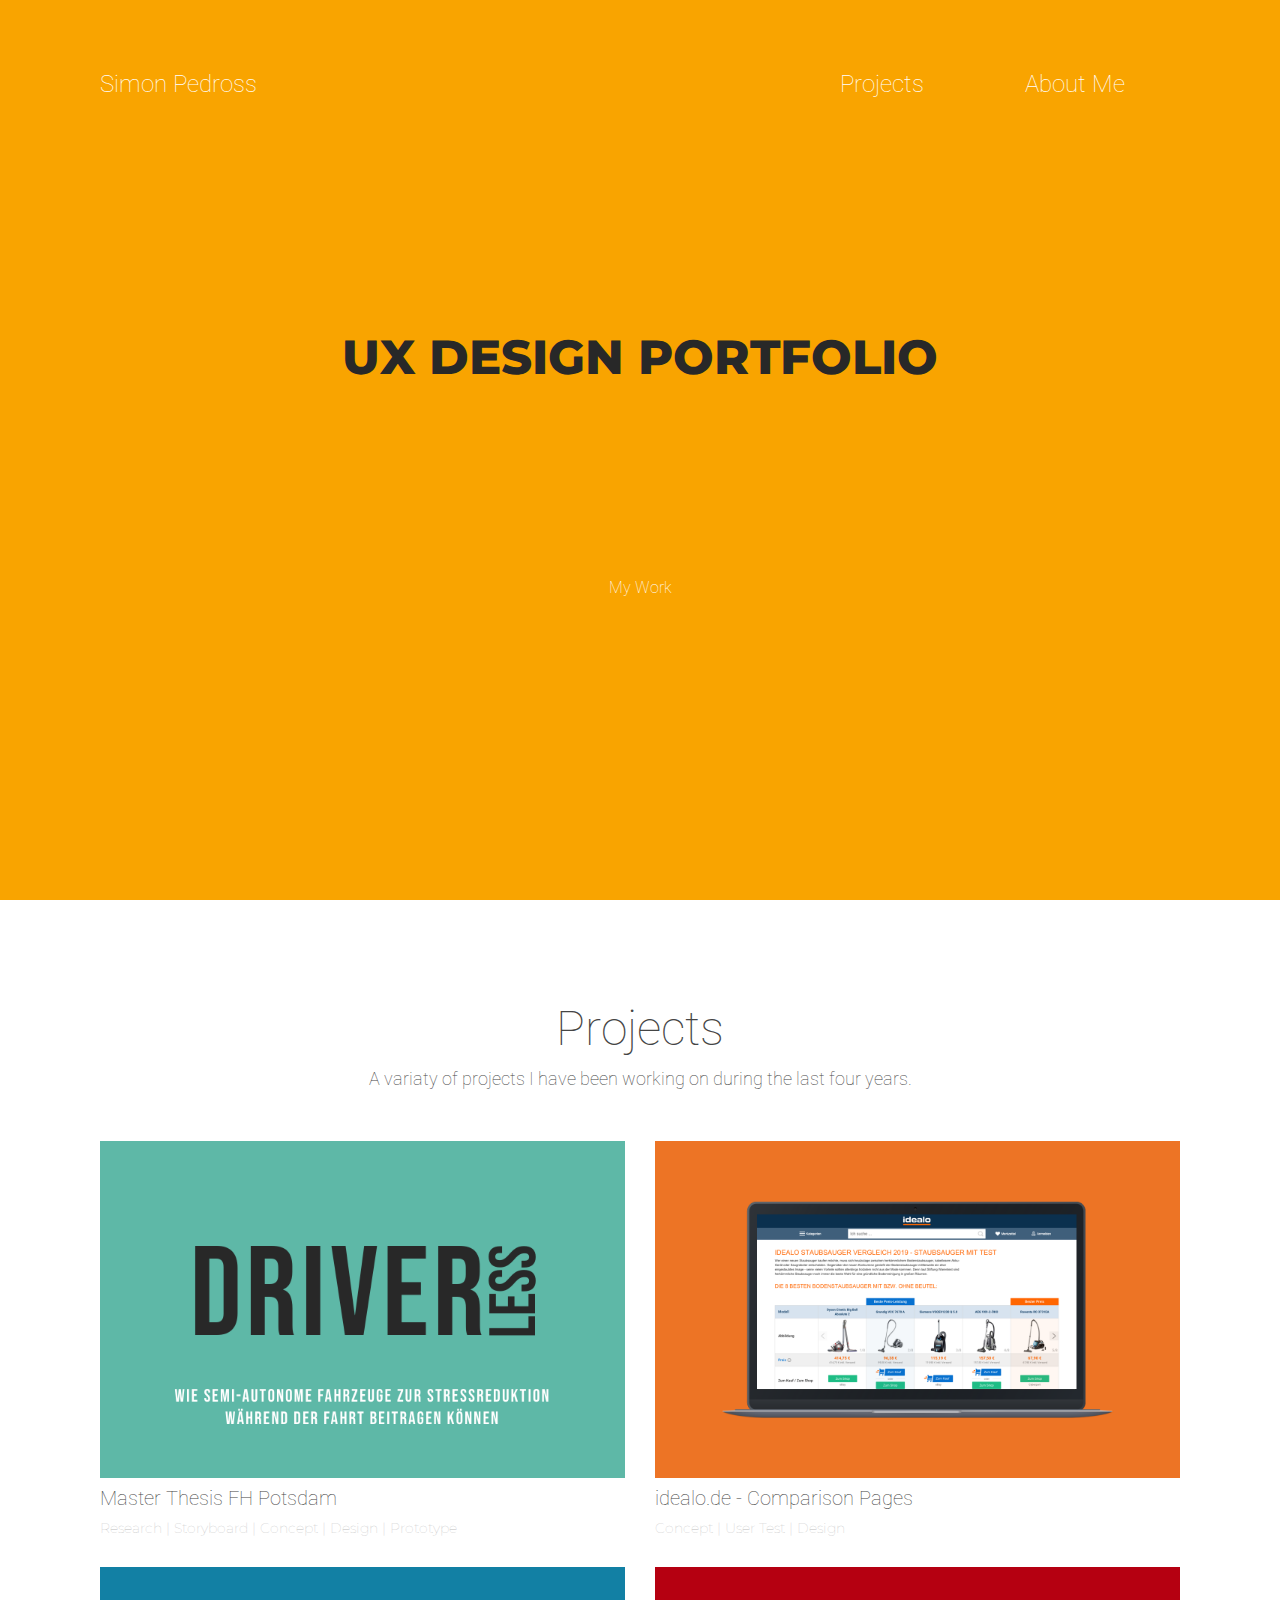
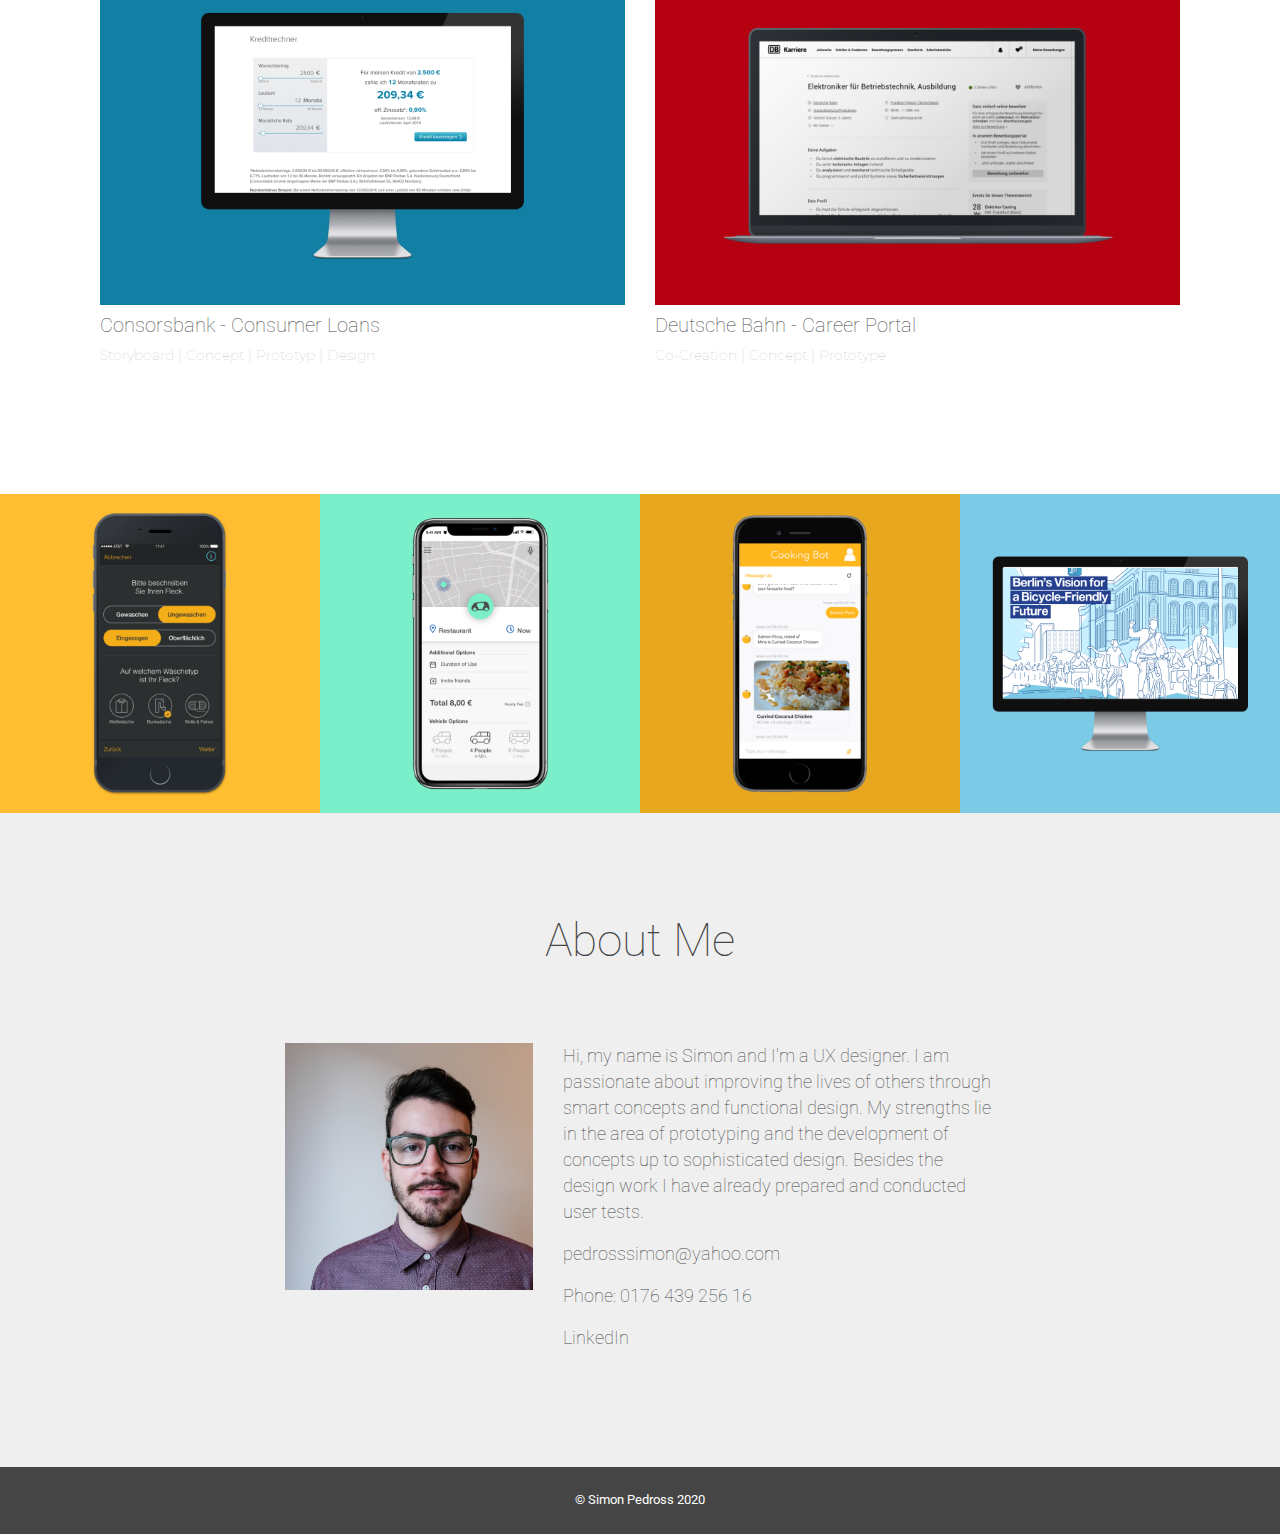
<file: index.html>
<!DOCTYPE html>
<html lang="en">

<head>

  <meta charset="utf-8">
  <meta name="viewport" content="width=device-width, initial-scale=1, shrink-to-fit=no">
  <meta name="description" content="">
  <meta name="author" content="">

  <title>Simon Pedross - UX Portfolio</title>

  <!-- Bootstrap Core CSS -->
  <link href="vendor/bootstrap/css/bootstrap.min.css" rel="stylesheet">

  <!-- Custom Fonts -->
  <link href="https://fonts.googleapis.com/css?family=Roboto:100&display=swap" rel="stylesheet">
  <link href="https://fonts.googleapis.com/css2?family=Cormorant+Garamond&family=Montserrat:wght@400;800&display=swap" rel="stylesheet">
  <link href="vendor/fontawesome-free/css/all.min.css" rel="stylesheet" type="text/css">
  <link href="vendor/simple-line-icons/css/simple-line-icons.css" rel="stylesheet">

  <!-- Custom CSS -->
  <link href="css/stylish-portfolio.min.css" rel="stylesheet">
    
  <link href="css/myStyle.css" rel="stylesheet">
</head>

<body id="page-top">

  <!-- Header -->
  <header>
      <div class="container">
          <div class="header_container">
              <div class="row" style="padding-top: 70px;">
                  <div class="col-lg-3">
                      <h4>Simon Pedross</h4>
                  </div>
                  <div class="col-lg-5"></div>
                  <div class="col-lg-2">
                    <h4><a class="scrollTo js-scroll-trigger" href="#portfolio">Projects</a></h4>
                  </div>
                  <div class="col-lg-2">
                    <h4><a class="scrollTo js-scroll-trigger" href="#aboutme">About Me</a></h4>
                  </div>
              </div>
              <div class="row">
                <div class="col-lg-12" style="padding-top: 20%;">
                  <h1>UX DESIGN PORT&shy;FOLIO</h1>
                </div>
              </div>
              <div class="row">
                <div class="col-lg-12" style="padding-top: 17%; text-align: center;">
                  <a class="scrollTo js-scroll-trigger" href="#portfolio" style="font-family: 'Roboto';">My Work</a>
                </div>
              </div>
            </div>
        </div>
  </header>

  <!-- Portfolio -->
  <section id="portfolio">
    <div class="container">
      <div class="content-section-heading text-center">
          <div class="col-lg-12" style="padding-bottom: 3%;">
            <h2>Projects</h2>
              <p>A variaty of projects I have been working on during the last four years.</p>
          </div>
      </div>
      <div class="row">
          <div class="col-lg-6">
          <a class="portfolio-item" href="pages/master.html">
            <img class="img-fluid" src="img/fhp_tile.png" alt="">
          </a>
            <span class="caption-content">
                <h3>Master Thesis FH Potsdam</h3>
                <p class="subtitle">Research | Storyboard | Concept | Design | Prototype</p>
              </span>
        </div>
        <div class="col-lg-6">
          <a class="portfolio-item" href="pages/idealo.html">
            <img class="img-fluid" src="img/idealo_tile.png" alt="">
          </a>
            <span class="caption-content">
                <h3>idealo.de - Comparison Pages</h3>
                <p class="subtitle">Concept | User Test | Design</p>
              </span>
        </div>
        <div class="col-lg-6">
          <a class="portfolio-item" href="pages/consorsbank.html">
            <img class="img-fluid" src="img/cb_tile.png" alt="">
          </a>
            <span class="caption-content">
                <h3>Consorsbank - Consumer Loans</h3>
                <p class="subtitle">Storyboard | Concept | Prototyp | Design</p>
              </span>
        </div>
        <div class="col-lg-6">
          <a class="portfolio-item" href="pages/db.html">
            <img class="img-fluid" src="img/db_tile.png" alt="">
          </a>
            <span class="caption-content">
                <h3>Deutsche Bahn - Career Portal</h3>
                <p class="subtitle">Co-Creation | Concept | Prototype</p>
              </span>
        </div>
      </div>
    </div>
        </section>
    <section>
      <div class="row" style="padding-top: 100px;">
        <div class="col-sm-3" style="padding: 0px;">
            <img src="img/old_project_2.png" width="100%">    
        </div>
        <div class="col-sm-3" style="padding: 0px;">
            <img src="img/old_project_1.png" width="100%">    
        </div> 
        <div class="col-sm-3" style="padding: 0px;">
            <img src="img/old_project_3.png" width="100%">    
        </div> 
        <div class="col-sm-3" style="padding: 0px;">
            <img src="img/old_project_4.png" width="100%">    
        </div> 
    </div>
  </section>

  <!-- About Me -->
  <section id="aboutme">
    <div class="container">
        <div class="row">
            <div class="col-lg-12" style="padding-bottom: 6%;">
            <h2>About Me</h2>
            </div>
        </div>
        <div class="row">
            <div class="col-lg-2"></div>
            <div class="col-lg-3">
                <img src="img/simon_pedross.jpg" width="100%" style="margin-bottom: 20px;">
            </div>
            <div class="col-lg-5">
                <p>Hi, my name is Simon and I'm a UX designer. I am passionate about improving the lives of others through smart concepts and functional design. My strengths lie in the area of prototyping and the development of concepts up to sophisticated design. Besides the design work I have already prepared and conducted user tests.</p>
                <a href=mailto:pedrosssimon@yahoo.com><p>pedrosssimon@yahoo.com</p></a>
                <p>Phone: 0176 439 256 16</p>
                <a href="https://www.linkedin.com/in/simon-pedross-124004177/" target="_blank"><p>LinkedIn</p></a>
            </div>
            <div class="col-lg-2"></div>
        </div>
    </div>
  </section>

  <!-- Footer -->
  <footer class="text-center" id="footer">
    <div class="container">
      <p class="small">&copy; Simon Pedross 2020</p>
    </div>
  </footer>

  <!-- Scroll to Top Button-->
  <a class="scroll-to-top rounded js-scroll-trigger" href="#page-top">
    <i class="fas fa-angle-up"></i>
  </a>
    <script>
    $('.scrollTo').click(function(){
    $('html, body').animate({
        scrollTop: $( $(this).attr('href') ).offset().top
    }, 500);
    return false;
    });</script>

  <!-- Bootstrap core JavaScript -->
  <script src="vendor/jquery/jquery.min.js"></script>
  <script src="vendor/bootstrap/js/bootstrap.bundle.min.js"></script>

  <!-- Plugin JavaScript -->
  <script src="vendor/jquery-easing/jquery.easing.min.js"></script>

  <!-- Custom scripts for this template -->
  <script src="js/stylish-portfolio.min.js"></script>

</body>

</html>
</file>
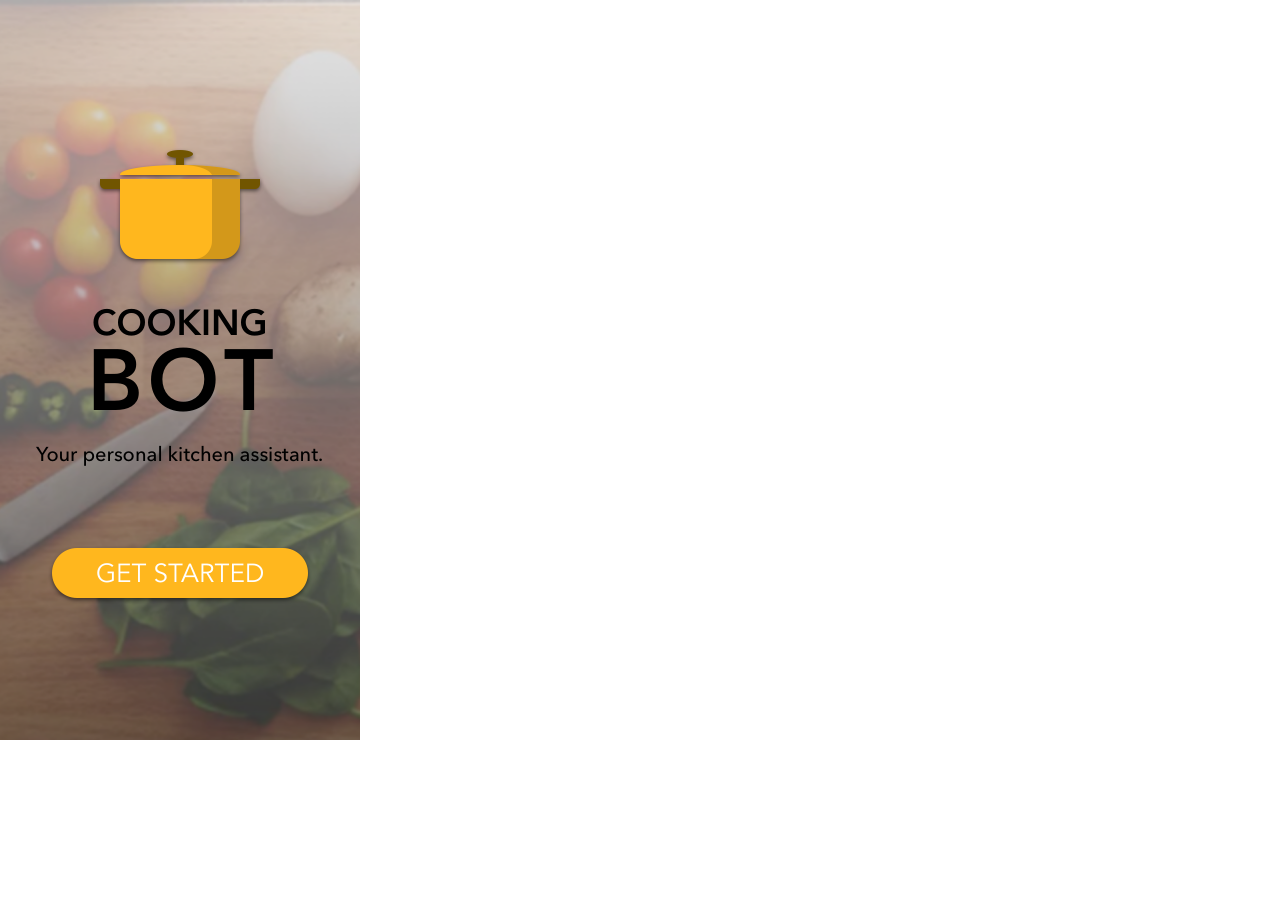
<file: html/index.html>
<html>
	<head>
		<link href='css/styles.css' rel='stylesheet'>
	</head>
	<body>
		<div class="contentSplashscreen">
            <div class="paddingSplashscreen">
                <a href="pages/chat.html"><div class="button" style="height: 50px;"></div></a>
            </div>
        </div>
	</body>
</html>
</file>
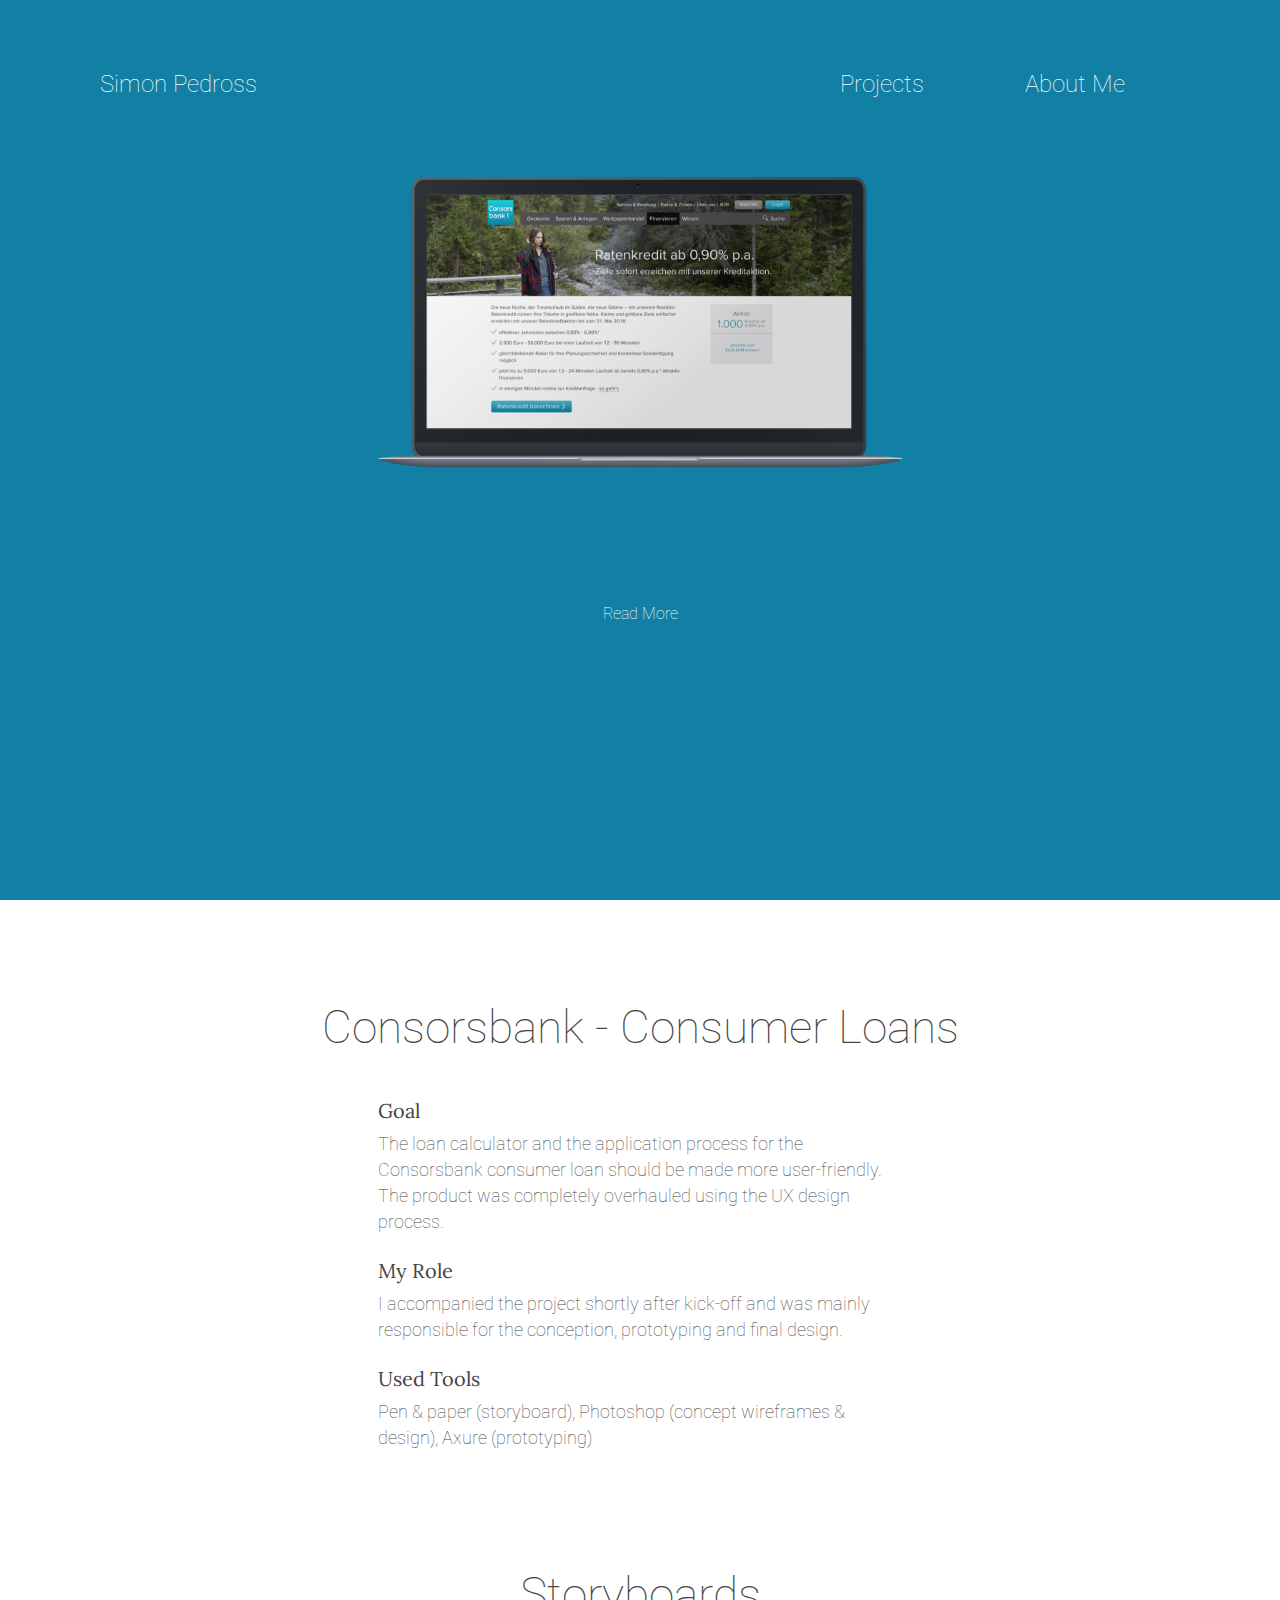
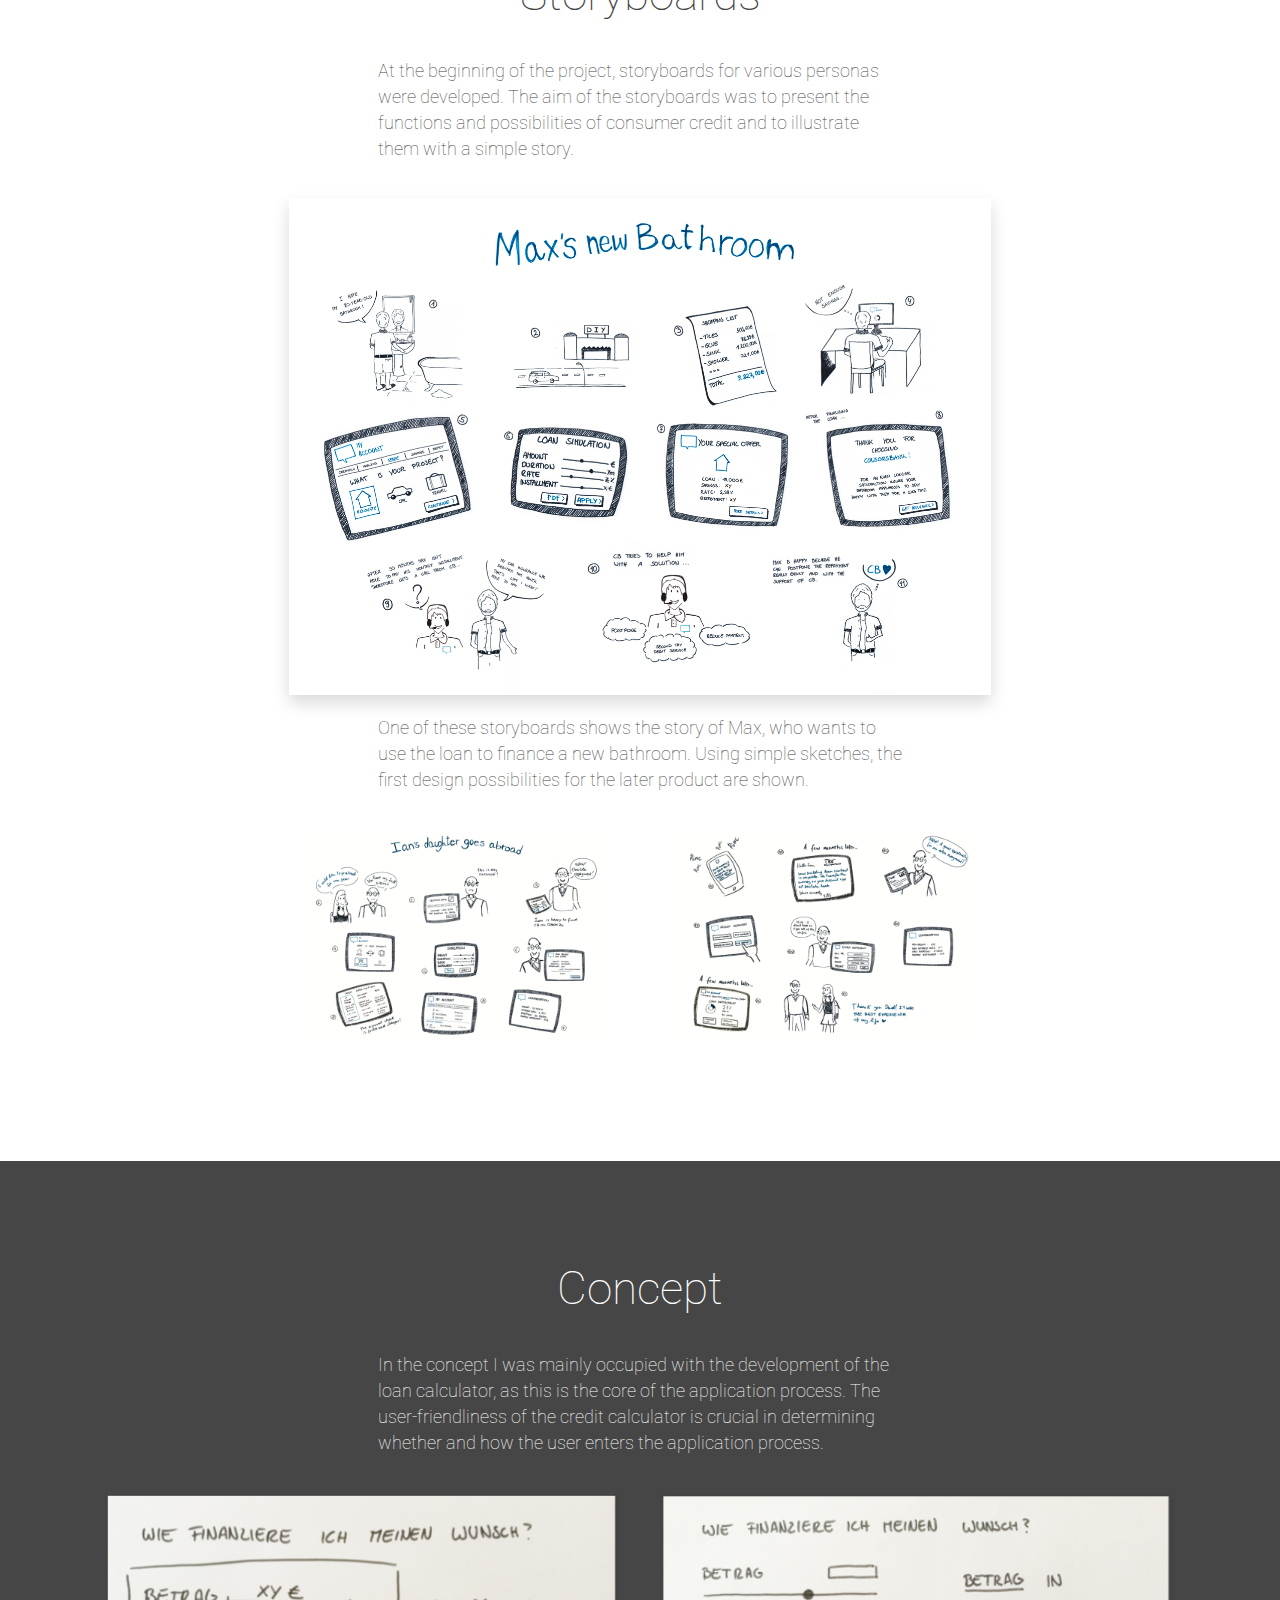
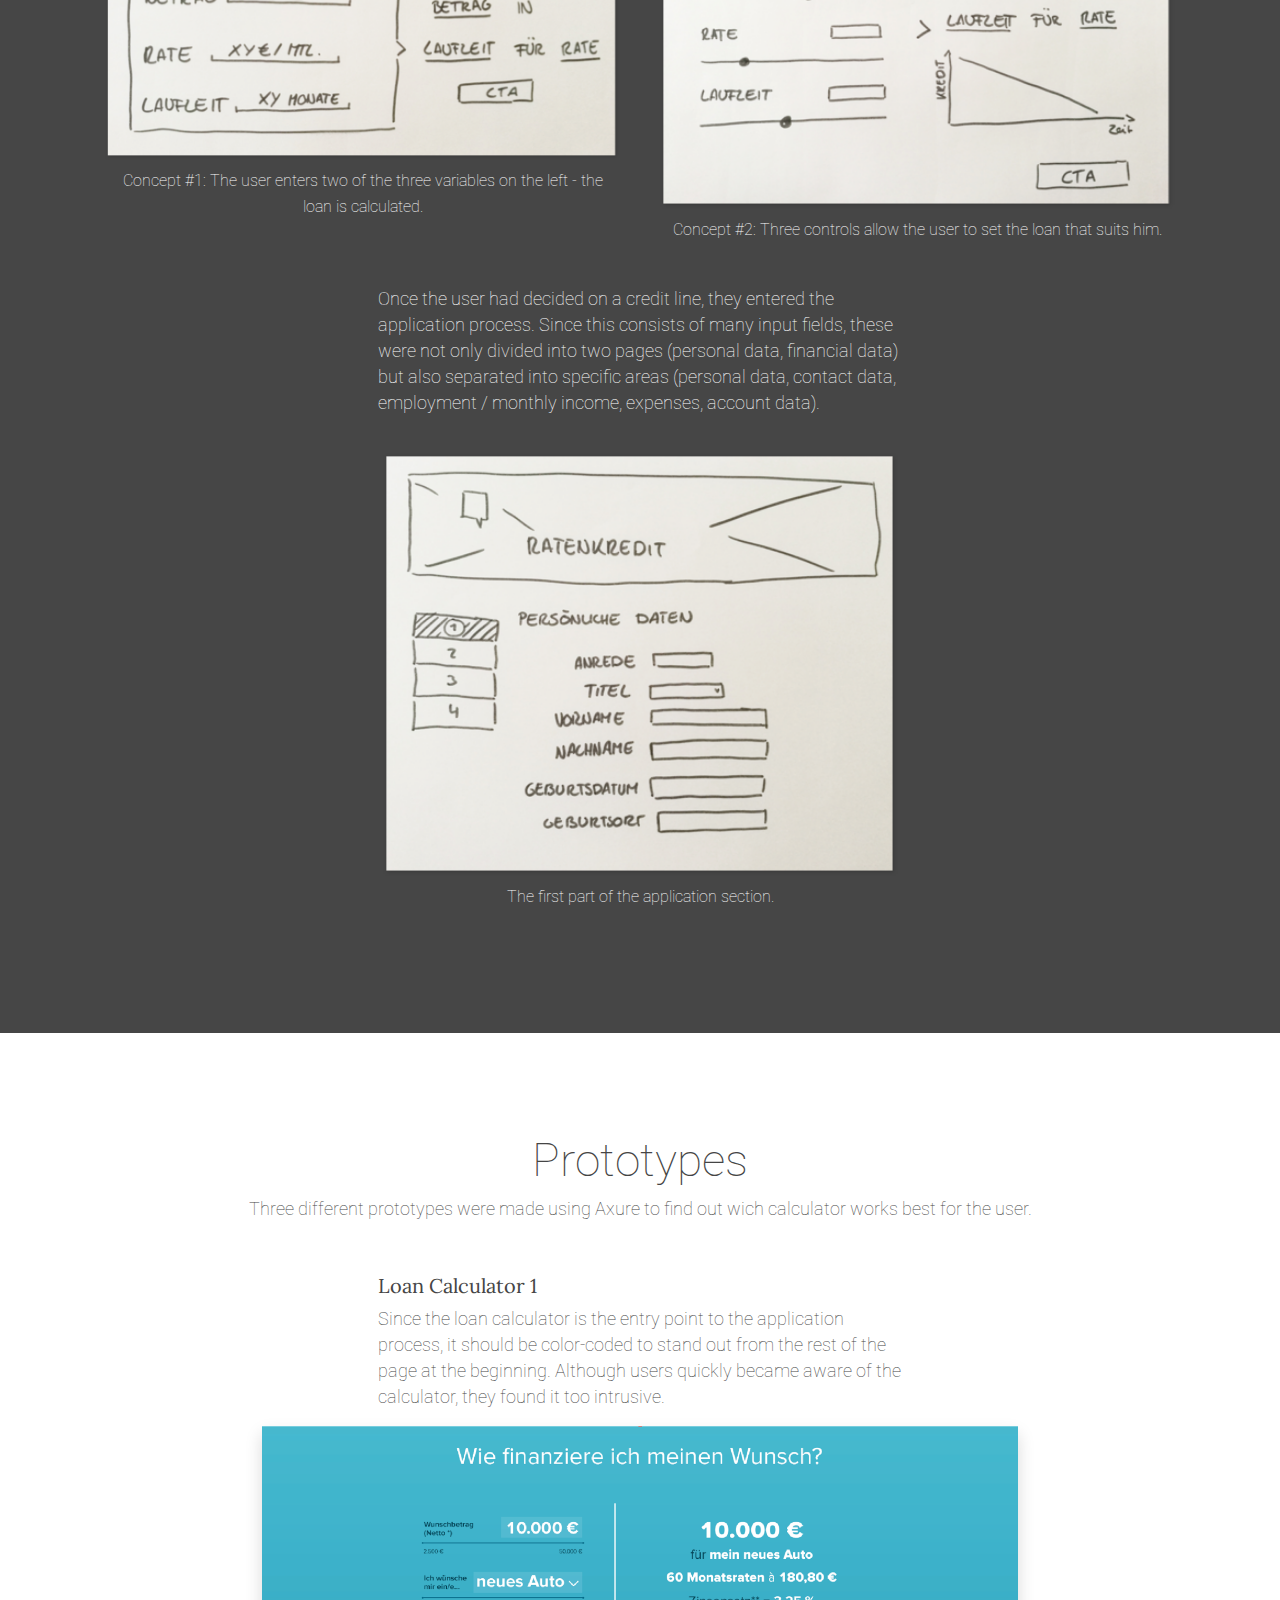
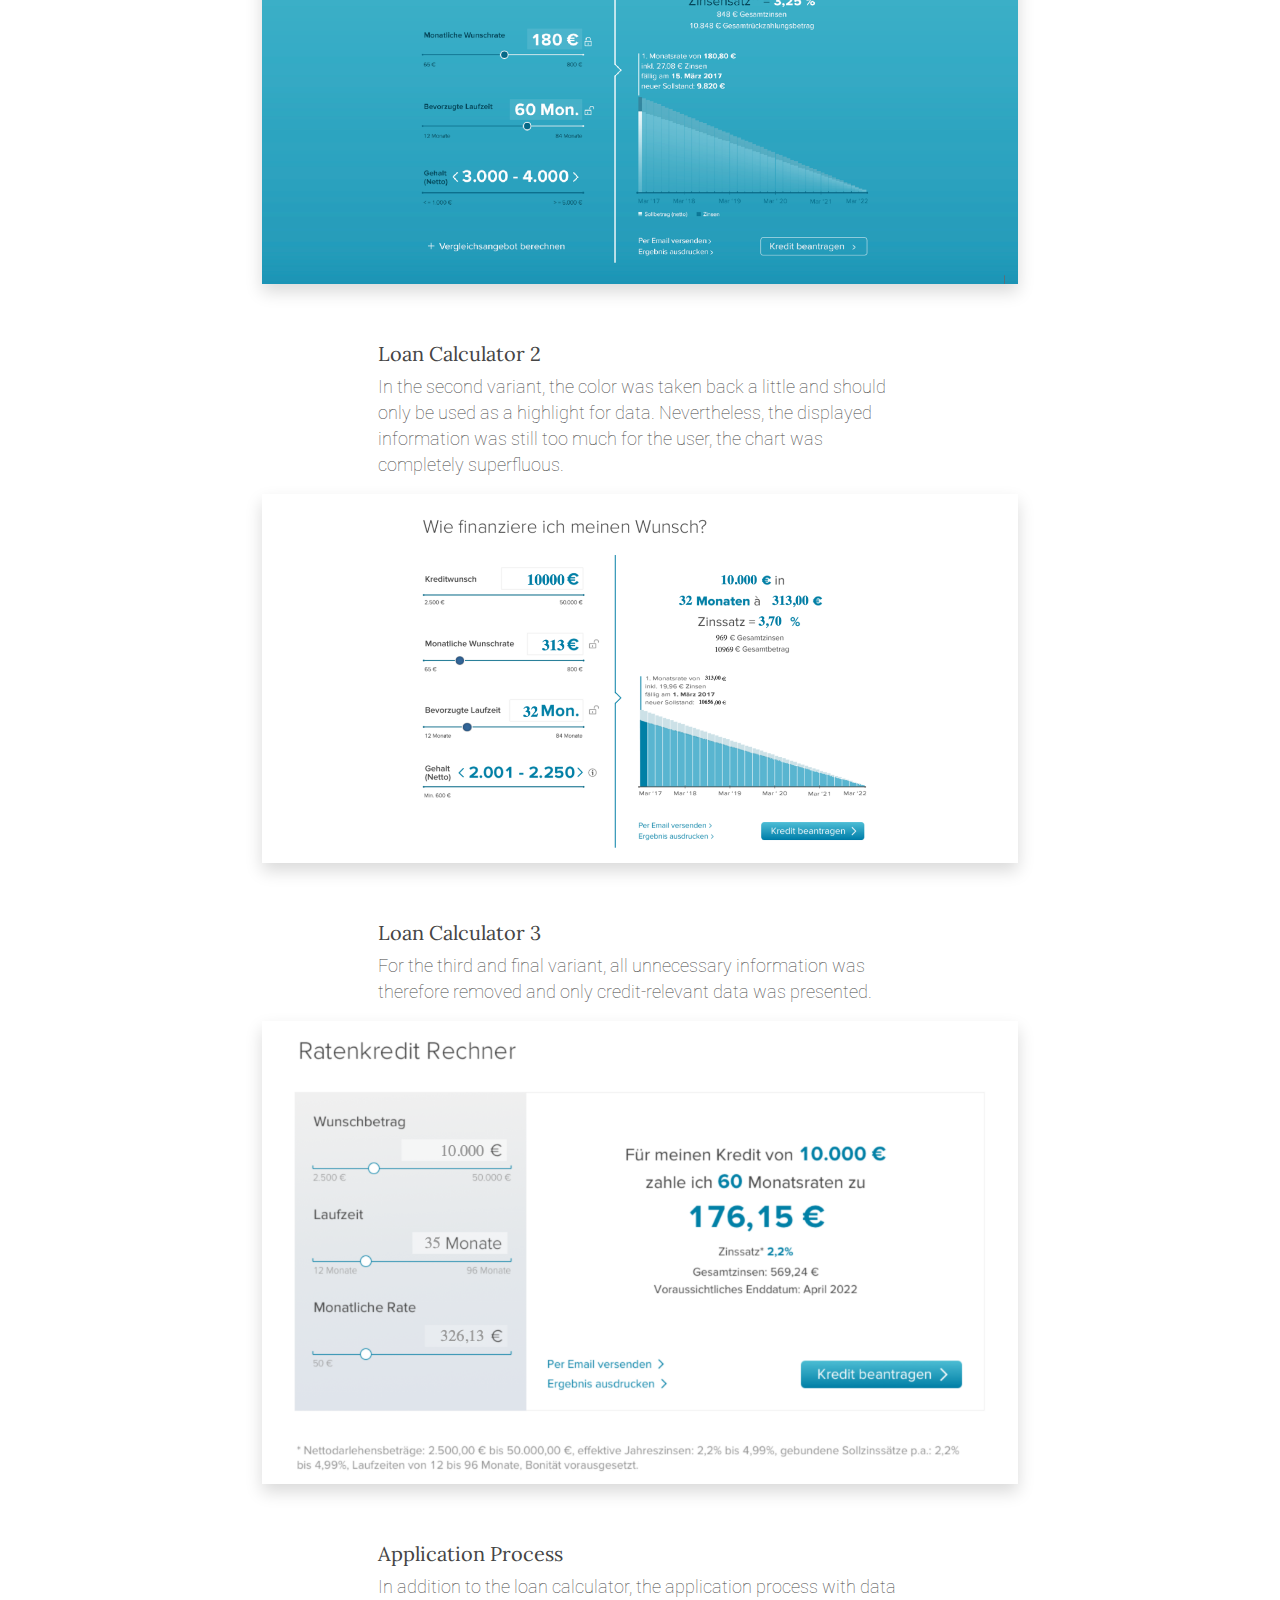
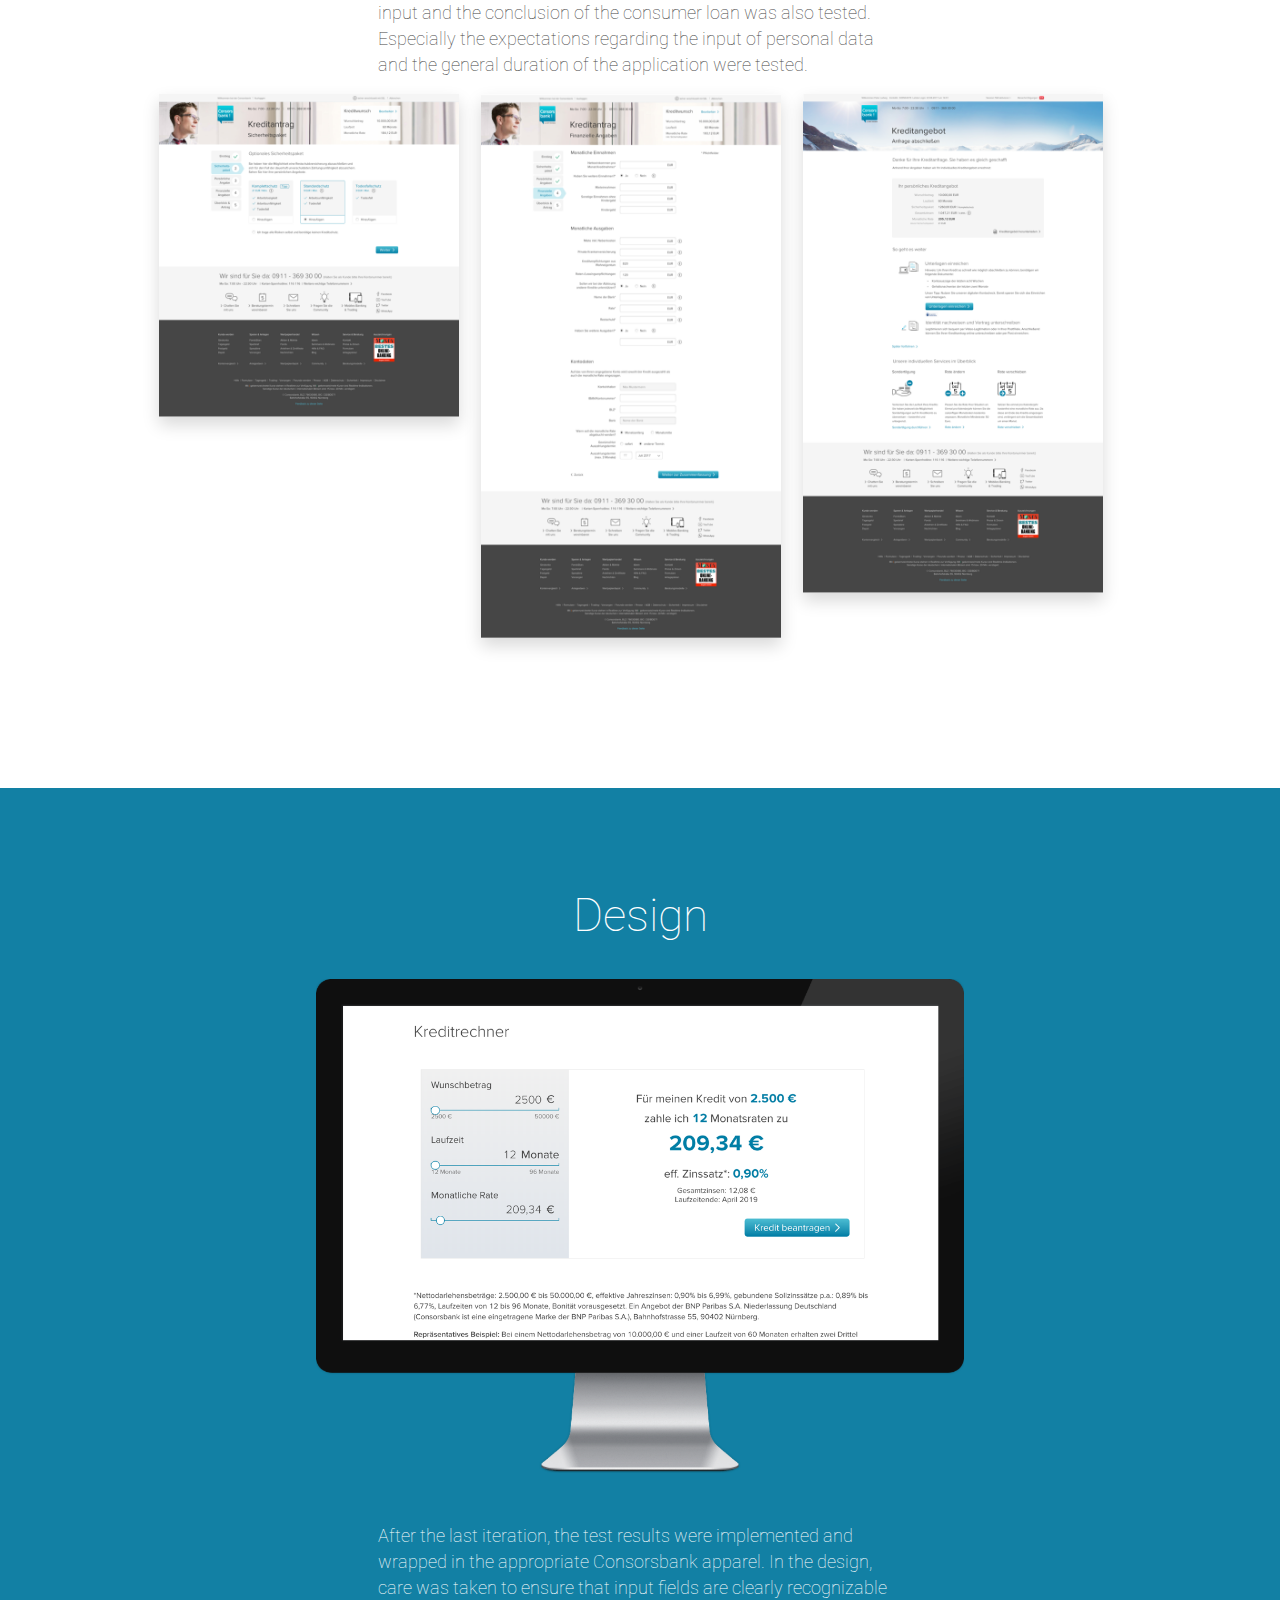
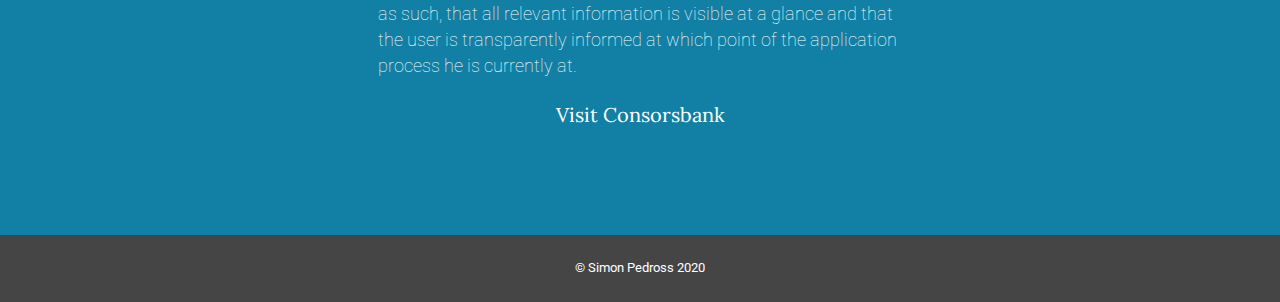
<file: pages/consorsbank.html>
<!DOCTYPE html>
<html lang="en">

<head>

  <meta charset="utf-8">
  <meta name="viewport" content="width=device-width, initial-scale=1, shrink-to-fit=no">
  <meta name="description" content="">
  <meta name="author" content="">

  <title>Simon Pedross - UX Portfolio</title>

  <!-- Bootstrap Core CSS -->
  <link href="../vendor/bootstrap/css/bootstrap.min.css" rel="stylesheet">

  <!-- Custom Fonts -->
  <link href="https://fonts.googleapis.com/css?family=Roboto:100&display=swap" rel="stylesheet">
  <link href="https://fonts.googleapis.com/css2?family=Cormorant+Garamond&family=Montserrat:wght@400;800&display=swap" rel="stylesheet">
  <link href="https://fonts.googleapis.com/css2?family=Lora&display=swap" rel="stylesheet">
  <link href="../vendor/fontawesome-free/css/all.min.css" rel="stylesheet" type="text/css">
  <link href="../vendor/simple-line-icons/css/simple-line-icons.css" rel="stylesheet">

  <!-- Custom CSS -->
  <link href="../css/stylish-portfolio.min.css" rel="stylesheet">
    
  <link href="../css/myStyle.css" rel="stylesheet">
</head>
    
<body id="page-top">
    
<!-- Header -->
    
    <header style="background: #1280a4;">
      <div class="container">
          <div class="header_container">
              <div class="row" style="padding-top: 70px;">
                  <div class="col-lg-3">
                      <h4><a href="../index.html">Simon Pedross</a></h4>
                  </div>
                  <div class="col-lg-5"></div>
                  <div class="col-lg-2">
                    <h4><a class="scrollTo js-scroll-trigger" href="../index.html#portfolio">Projects</a></h4>
                  </div>
                  <div class="col-lg-2">
                    <h4><a class="scrollTo js-scroll-trigger" href="../index.html#aboutme">About Me</a></h4>
                  </div>
              </div>
              <div class="row">
                <div class="col-lg-3"></div>
                <div class="col-lg-6" style="padding-top: 70px; text-align: center;">
                    <img src="../img/consorsbank_header.png" style="width: 100%;">
                </div>
                <div class="col-lg-3"></div>
              </div>
              <div class="row">
                <div class="col-lg-12" style="padding-top: 12%; text-align: center;">
                  <a class="scrollTo js-scroll-trigger" href="#introCB" style="font-family: 'Roboto';">Read More</a>
                </div>
              </div>
            </div>
        </div>
  </header>
    
    <!-- Section 1 - Intro -->
    <section id="introCB">
        <div class="container">
            <div class="row">
                <div class="col-lg-2"></div>
                    <div class="col-lg-8">
                        <h2 style="padding-bottom: 28px;">Consorsbank - Consumer Loans</h2>
                    </div>
                <div class="col-lg-2"></div>
            </div>
                <div class="row">
                    <div class="col-lg-3"></div>
                    <div class="col-lg-6">
                        <h5>Goal</h5>
                            <p>The loan calculator and the application process for the Consorsbank consumer loan should be made more user-friendly. The product was completely overhauled using the UX design process. </p>
                        <h5>My Role</h5>
                            <p>I accompanied the project shortly after kick-off and was mainly responsible for the conception, prototyping and final design.</p>
                        <h5>Used Tools</h5>
                            <p>Pen &amp; paper (storyboard), Photoshop (concept wireframes &amp; design), Axure (prototyping)</p>
                        </div>
                    <div class="col-lg-3"></div>
                </div>
        </div>
    </section>
    
    <!-- Section 2 - Storyboard -->
    <section id="storyboardCB" style="padding-bottom: 100px;">
        <div class="container">
            <div class="row">
                <div class="col-lg-12">
                    <h2 style="padding-bottom: 28px;">Storyboards</h2>
                </div>
            </div>
            <div class="row" style="padding-bottom: 20px;">
                <div class="col-lg-3"></div>
                    <div class="col-lg-6">
                        <p>At the beginning of the project, storyboards for various personas were developed. The aim of the storyboards was to present the functions and possibilities of consumer credit and to illustrate them with a simple story.</p>
                    </div>
                <div class="col-lg-3"></div>
            </div>
            <div class="row">
                <div class="col-lg-12" style="text-align: center; padding-bottom: 20px;">
                    <img class="shadow" src="../img/storyboard_max.png" style="width: 65%;">
                </div>
            </div>
            <div class="row" style="padding-bottom: 20px;">
                <div class="col-lg-3"></div>
                    <div class="col-lg-6">
                        <p>One of these storyboards shows the story of Max, who wants to use the loan to finance a new bathroom. Using simple sketches, the first design possibilities for the later product are shown.</p>
                    </div>
                <div class="col-lg-3"></div>
            </div>
            <div class="row" style="padding-bottom: 20px;">
                <div class="col-lg-2"></div>
                <div class="col-lg-4" style="text-align: center;">
                    <img src="../img/storyboard_ian.png" width="300px;">
                </div>
                    <div class="col-lg-4" style="text-align: center;">
                        <img src="../img/storyboard_ian_2.png" width="300px;">
                    </div>
                <div class="col-lg-2"></div>
            </div>
        </div>
    </section>
    
    <!-- Section 3 - Concept -->
    <section class="conceptCB">
        <div class="container">
            <div class="row">
                <div class="col-lg-12">
                    <h2 style="padding-bottom: 28px;">Concept</h2>
                </div>
            </div>
            <div class="row">
                <div class="col-lg-3"></div>
                <div class="col-lg-6">
                    <p style="padding-bottom: 16px;">In the concept I was mainly occupied with the development of the loan calculator, as this is the core of the application process. The user-friendliness of the credit calculator is crucial in determining whether and how the user enters the application process.</p>
                </div>
                <div class="col-lg-3"></div>
            </div>
            <div class="row" style="padding-bottom: 20px;">
                <div class="col-lg-6" style="text-align: center;">
                    <figure>
                        <img src="../img/concept_loan_1.png" width="100%;">
                        <figcaption>Concept #1: The user enters two of the three variables on the left - the loan is calculated.</figcaption>
                    </figure>
                </div>
                
                <div class="col-lg-6" style="text-align: center;">
                    <figure>
                        <img src="../img/concept_loan_2.png" width="100%;">
                        <figcaption>Concept #2: Three controls allow the user to set the loan that suits him.</figcaption>
                    </figure>
                </div>
            </div>
            <div class="row">
                <div class="col-lg-3"></div>
                <div class="col-lg-6">
                    <p style="padding-bottom: 16px;">Once the user had decided on a credit line, they entered the application process. Since this consists of many input fields, these were not only divided into two pages (personal data, financial data) but also separated into specific areas (personal data, contact data, employment / monthly income, expenses, account data). </p>
                </div>
                <div class="col-lg-3"></div>
            </div>
            <div class="row">
                <div class="col-lg-3"></div>
                <div class="col-lg-6" style="text-align: center;">
                    <figure>
                        <img src="../img/concept_loan_3.png" width="100%;">
                        <figcaption>The first part of the application section.</figcaption>
                    </figure>
                </div>
                <div class="col-lg-3"></div>
            </div>
        </div>
    </section>
    
    <!-- Section 4 - Prototyp -->
    <section class="prototypCB">
        <div class="container">
            <div class="row">
                <div class="col-lg-12">
                    <h2 style="">Prototypes</h2>
                    <p style="text-align: center; padding-bottom: 28px;">Three different prototypes were made using Axure to find out wich calculator works best for the user.</p>
                </div>
            </div>
            <div class="row">
                <div class="col-lg-3"></div>
                    <div class="col-lg-6">
                        <h5>Loan Calculator 1</h5>
                        <p>Since the loan calculator is the entry point to the application process, it should be color-coded to stand out from the rest of the page at the beginning. Although users quickly became aware of the calculator, they found it too intrusive.</p>
                    </div>
                <div class="col-lg-3"></div>
            </div>
            <div class="row" style="text-align: center; padding-bottom: 50px;">
                <div class="col-lg-12">
                    <img class="shadow" src="../img/loan_calc_1.png" width="70%;">
                </div>
            </div>
            <div class="row">
                <div class="col-lg-3"></div>
                    <div class="col-lg-6">
                        <h5>Loan Calculator 2</h5>
                        <p>In the second variant, the color was taken back a little and should only be used as a highlight for data. Nevertheless, the displayed information was still too much for the user, the chart was completely superfluous.</p>
                    </div>
                <div class="col-lg-3"></div>
            </div>
            <div class="row" style="text-align: center; padding-bottom: 50px;">
                <div class="col-lg-12">
                    <img class="shadow" src="../img/loan_calc_2.png" width="70%;">
                </div>
            </div>
            <div class="row">
                <div class="col-lg-3"></div>
                    <div class="col-lg-6">
                        <h5>Loan Calculator 3</h5>
                        <p>For the third and final variant, all unnecessary information was therefore removed and only credit-relevant data was presented.</p>
                    </div>
                <div class="col-lg-3"></div>
            </div>
            <div class="row" style="text-align: center; padding-bottom: 50px;">
                <div class="col-lg-12">
                    <img class="shadow" src="../img/loan_calc_3.png" width="70%">
                </div>
            </div>
            <div class="row">
                <div class="col-lg-3"></div>
                    <div class="col-lg-6">
                        <h5>Application Process</h5>
                        <p>In addition to the loan calculator, the application process with data input and the conclusion of the consumer loan was also tested. Especially the expectations regarding the input of personal data and the general duration of the application were tested.</p>
                    </div>
                <div class="col-lg-3"></div>
            </div>
            <div class="row" style="text-align: center; padding-bottom: 50px;">
                <div class="col-lg-12">
                    <img class="shadow" src="../img/application_1.png" width="300px;" style="vertical-align: top; margin-right: 18px;">
                    <img class="shadow" src="../img/application_2.png" width="300px;" style="vertical-align: top; margin-right: 18px;">
                    <img class="shadow" src="../img/application_3.png" width="300px;" style="vertical-align: top; margin-right: 18px;">
                </div>
            </div>
        </div>
    </section>
    
    <!-- Section 5 - Design -->
    <section class="designCB">
        <div class="container">
            <div class="row">
                <div class="col-lg-12">
                    <h2 style="padding-bottom: 28px; color: #ffffff;">Design</h2>
                </div>
            </div>
            <div class="row" style="text-align: center; padding-bottom: 50px;">
                <div class="col-lg-12">
                    <img src="../img/loan_design.png" width="60%">
                </div>
            </div>
            <div class="row">
                <div class="col-lg-3"></div>
                    <div class="col-lg-6">
                        <p style="color: #ffffff;">After the last iteration, the test results were implemented and wrapped in the appropriate Consorsbank apparel. In the design, care was taken to ensure that input fields are clearly recognizable as such, that all relevant information is visible at a glance and that the user is transparently informed at which point of the application process he is currently at.</p>
                    </div>
                <div class="col-lg-3"></div>
            </div>
            <div class="row">
                <div class="col-lg-12" style="text-align: center;">
                    <h5><a href="https://www.consorsbank.de/ev/Finanzieren/-/Ratenkredit" target="_blank" >Visit Consorsbank</a></h5>
                </div>
            </div>
            <div class="row">
                <div class="col-lg-6">
                
                </div>
                <div class="col-lg-6">
                
                </div>
            </div>
        </div>
    </section>
    
    
     <!-- Footer -->
      <footer class="text-center" id="footer">
        <div class="container">
          <p class="small">&copy; Simon Pedross 2020</p>
        </div>
      </footer>
    
    
    <!-- Scroll to Top Button-->
  <a class="scroll-to-top rounded js-scroll-trigger" href="#page-top">
    <i class="fas fa-angle-up"></i>
  </a>
    <script>
    $('.scrollTo').click(function(){
    $('html, body').animate({
        scrollTop: $( $(this).attr('href') ).offset().top
    }, 500);
    return false;
    });</script>

  <!-- Bootstrap core JavaScript -->
  <script src="../vendor/jquery/jquery.min.js"></script>
  <script src="../vendor/bootstrap/js/bootstrap.bundle.min.js"></script>

  <!-- Plugin JavaScript -->
  <script src="../vendor/jquery-easing/jquery.easing.min.js"></script>

  <!-- Custom scripts for this template -->
  <script src="../js/stylish-portfolio.min.js"></script>
</body>
</file>
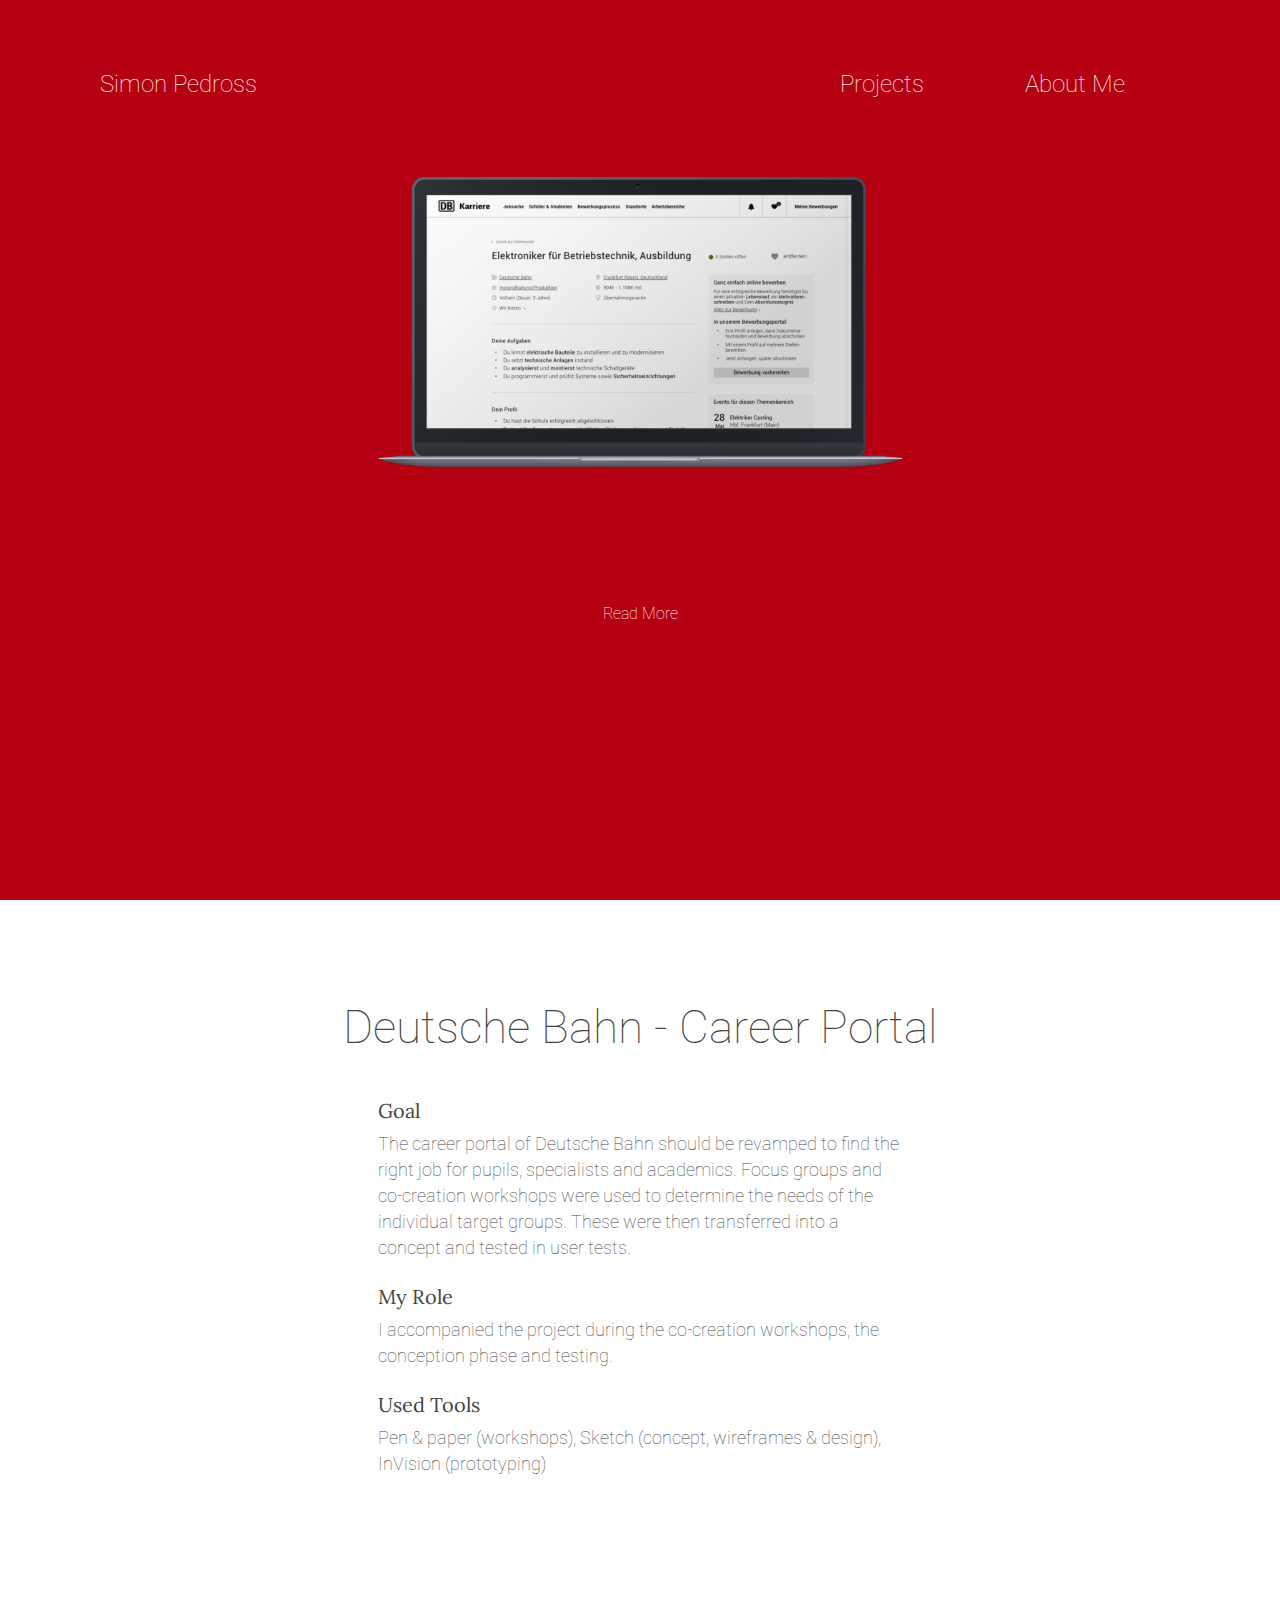
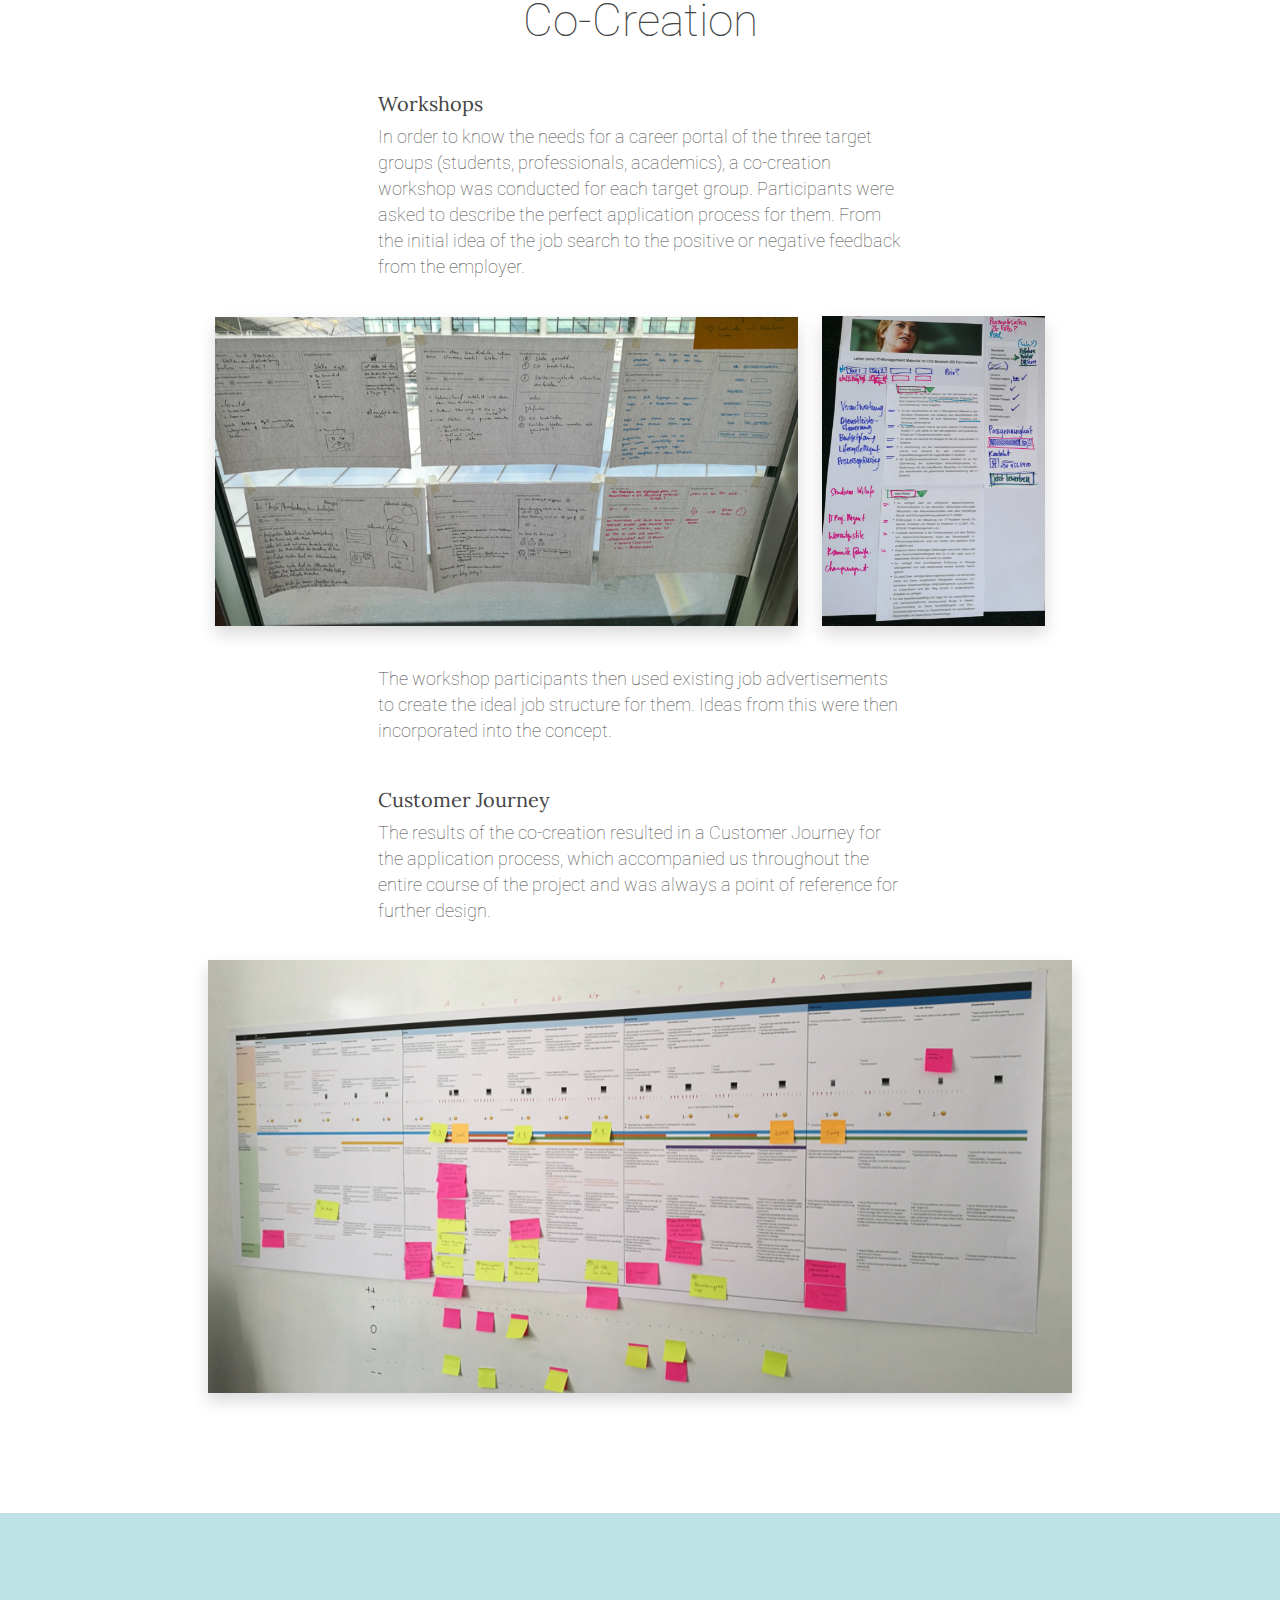
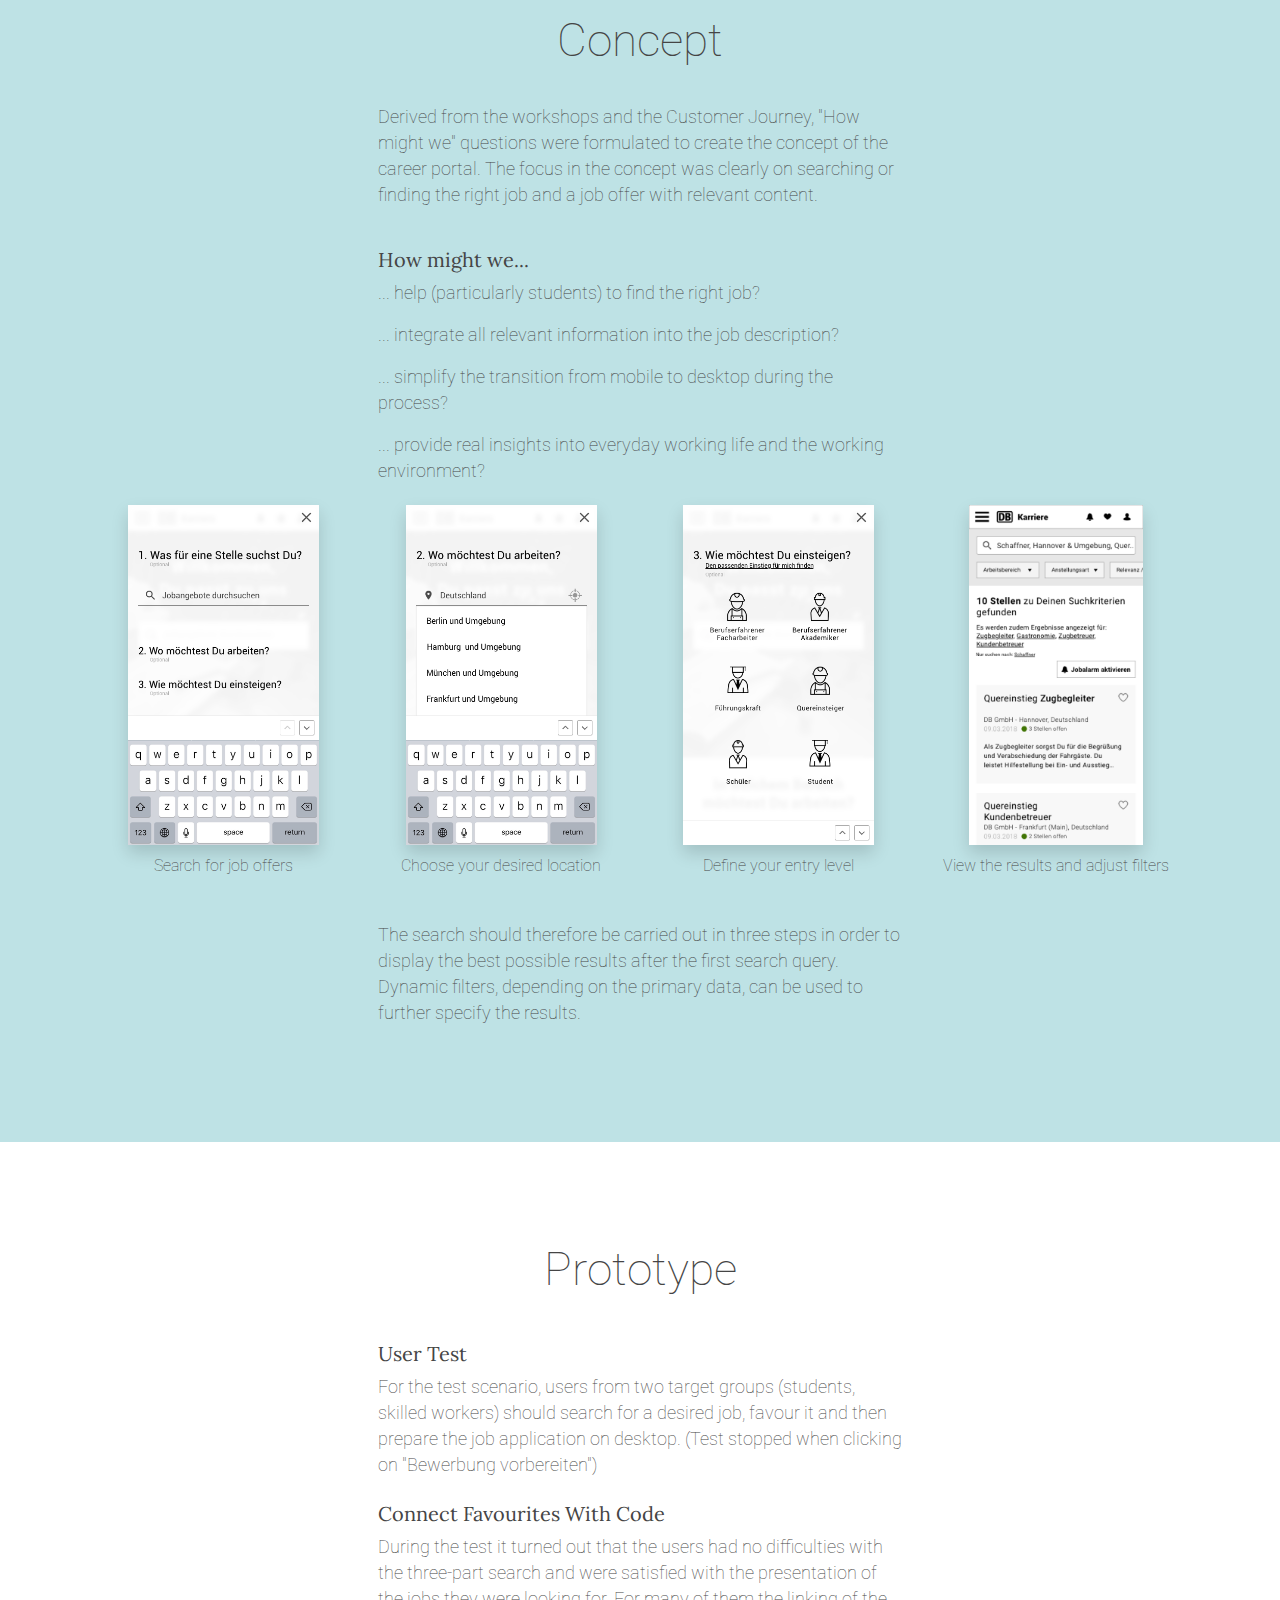
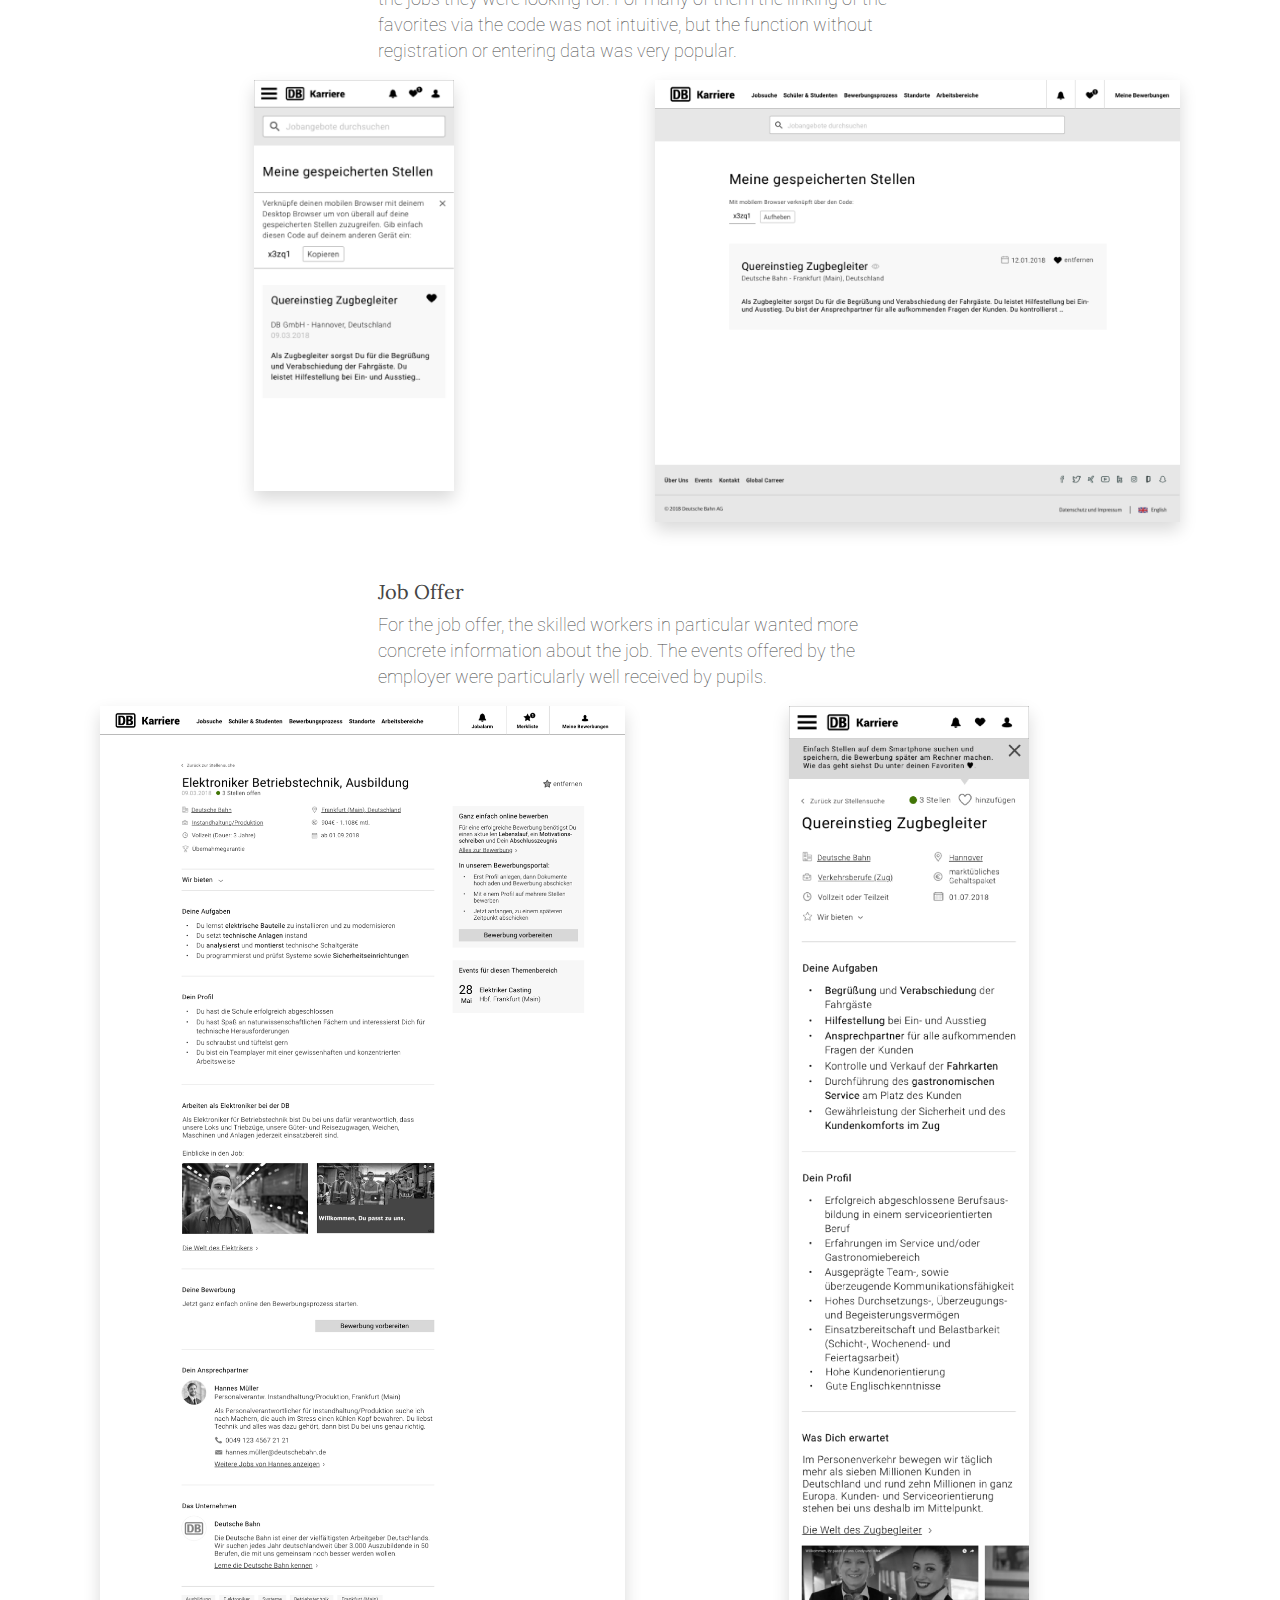
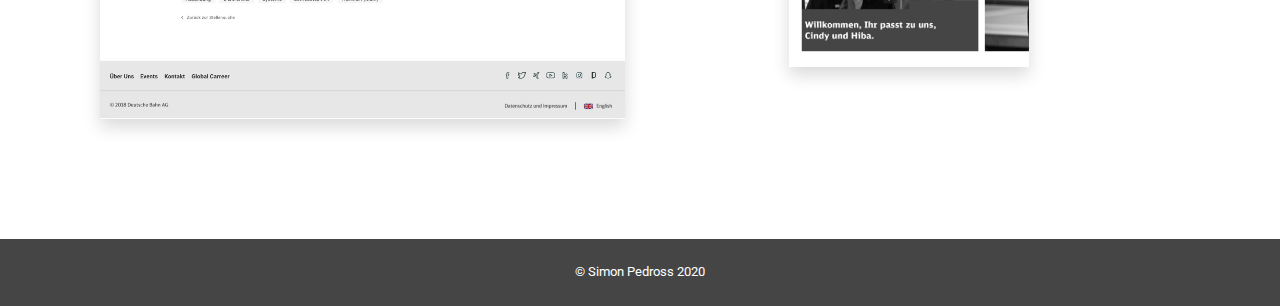
<file: pages/db.html>
<!DOCTYPE html>
<html lang="en">

<head>

  <meta charset="utf-8">
  <meta name="viewport" content="width=device-width, initial-scale=1, shrink-to-fit=no">
  <meta name="description" content="">
  <meta name="author" content="">

  <title>Simon Pedross - UX Portfolio</title>

  <!-- Bootstrap Core CSS -->
  <link href="../vendor/bootstrap/css/bootstrap.min.css" rel="stylesheet">

  <!-- Custom Fonts -->
  <link href="https://fonts.googleapis.com/css?family=Roboto:100&display=swap" rel="stylesheet">
  <link href="https://fonts.googleapis.com/css2?family=Cormorant+Garamond&family=Montserrat:wght@400;800&display=swap" rel="stylesheet">
  <link href="https://fonts.googleapis.com/css2?family=Lora&display=swap" rel="stylesheet">
  <link href="../vendor/fontawesome-free/css/all.min.css" rel="stylesheet" type="text/css">
  <link href="../vendor/simple-line-icons/css/simple-line-icons.css" rel="stylesheet">

  <!-- Custom CSS -->
  <link href="../css/stylish-portfolio.min.css" rel="stylesheet">
    
  <link href="../css/myStyle.css" rel="stylesheet">
</head>
    
<body id="page-top">
    
<!-- Header -->
    
    <header style="background: #B50011;">
      <div class="container">
          <div class="header_container">
              <div class="row" style="padding-top: 70px;">
                  <div class="col-lg-3">
                      <h4><a href="../index.html">Simon Pedross</a></h4>
                  </div>
                  <div class="col-lg-5"></div>
                  <div class="col-lg-2">
                    <h4><a class="scrollTo js-scroll-trigger" href="../index.html#portfolio">Projects</a></h4>
                  </div>
                  <div class="col-lg-2">
                    <h4><a class="scrollTo js-scroll-trigger" href="../index.html#aboutme">About Me</a></h4>
                  </div>
              </div>
              <div class="row">
                  <div class="col-lg-3"></div>
                    <div class="col-lg-6" style="padding-top: 70px; text-align: center;">
                        <img src="../img/db_header.png" style="width: 100%;">
                    </div>
                  <div class="col-lg-3"></div>
              </div>
              <div class="row">
                <div class="col-lg-12" style="padding-top: 12%; text-align: center;">
                  <a class="scrollTo js-scroll-trigger" href="#introDB" style="font-family: 'Roboto';">Read More</a>
                </div>
              </div>
            </div>
        </div>
  </header>
    
    <!-- Section 1 - Intro -->
    <section id="introDB">
        <div class="container">
            <div class="row">
                <div class="col-lg-2"></div>
                    <div class="col-lg-8">
                        <h2 style="padding-bottom: 28px;">Deutsche Bahn - Career Portal</h2>
                    </div>
                
                <div class="col-lg-2"></div>
                </div>
                <div class="row">
                    <div class="col-lg-3"></div>
                    <div class="col-lg-6">
                        <h5>Goal</h5>
                            <p>The career portal of Deutsche Bahn should be revamped to find the right job for pupils, specialists and academics. Focus groups and co-creation workshops were used to determine the needs of the individual target groups. These were then transferred into a concept and tested in user tests.</p>
                        <h5>My Role</h5>
                            <p>I accompanied the project during the co-creation workshops, the conception phase and testing. </p>
                        <h5>Used Tools</h5>
                            <p>Pen &amp; paper (workshops), Sketch (concept, wireframes &amp; design), InVision (prototyping)</p>
                        </div>
                    <div class="col-lg-3"></div>
                </div>
            
        </div>
    </section>
    
    <!-- Section 2 - Co-Creation -->
    <section id="cocreationDB" style="padding-bottom: 100px;">
        <div class="container">
            <div class="row">
                <div class="col-lg-12">
                    <h2 style="padding-bottom: 28px;">Co-Creation</h2>
                </div>
            </div>
            <div class="row" style="padding-bottom: 20px;">
                <div class="col-lg-3"></div>
                    <div class="col-lg-6">
                        <h5>Workshops</h5>
                        <p>In order to know the needs for a career portal of the three target groups (students, professionals, academics), a co-creation workshop was conducted for each target group. Participants were asked to describe the perfect application process for them. From the initial idea of the job search to the positive or negative feedback from the employer. </p>
                    </div>
                <div class="col-lg-3"></div>
            </div>
            <div class="row">
                <div class="col-lg-12" style="text-align: center; padding-bottom: 20px;">
                    <img class="shadow" src="../img/db_workshop.png" style="width: 54%; margin-right: 20px; margin-bottom: 20px;">
                    <img class="shadow" src="../img/db_workshop_2.png" style="width: 20.7%; margin-right: 20px; margin-bottom: 20px;">
                </div>
            </div>
            <div class="row" style="padding-bottom: 20px;">
                <div class="col-lg-3"></div>
                    <div class="col-lg-6">
                        <p>The workshop participants then used existing job advertisements to create the ideal job structure for them. Ideas from this were then incorporated into the concept.</p>
                    </div>
                <div class="col-lg-3"></div>
            </div>
            <div class="row" style="padding-bottom: 20px;">
                <div class="col-lg-3"></div>
                    <div class="col-lg-6">
                        <h5>Customer Journey</h5>
                        <p>The results of the co-creation resulted in a Customer Journey for the application process, which accompanied us throughout the entire course of the project and was always a point of reference for further design.</p>
                    </div>
                <div class="col-lg-3"></div>
            </div>
            <div class="row" style="padding-bottom: 20px; text-align: center;">
                <div class="col-lg-12">
                    <img class="shadow" src="../img/db_workshop_3.png" style="width: 80%;">
                </div>
            </div>
        </div>
    </section>
    
    <!-- Section 3 - Concept -->
    <section class="conceptDB">
        <div class="container">
            <div class="row">
                <div class="col-lg-12">
                    <h2 style="padding-bottom: 28px;">Concept</h2>
                </div>
            </div>
            <div class="row">
                <div class="col-lg-3"></div>
                <div class="col-lg-6">
                    <p style="padding-bottom: 16px;">Derived from the workshops and the Customer Journey, "How might we" questions were formulated to create the concept of the career portal. The focus in the concept was clearly on searching or finding the right job and a job offer with relevant content.</p>
                </div>
                <div class="col-lg-3"></div>
            </div>
            <div class="row">
                <div class="col-lg-3"></div>
                <div class="col-lg-6">
                    <h5>How might we...</h5>
                    <p>... help (particularly students) to find the right job?</p>
                    <p>... integrate all relevant information into the job description?</p>
                    <p>... simplify the transition from mobile to desktop during the process?</p>
                    <p>... provide real insights into everyday working life and the working environment?</p>
                </div>
                <div class="col-lg-3"></div>
            </div>
            <div class="row" style="padding-bottom: 20px;">
                <div class="col-lg-3" style="text-align: center;">
                    <figure>
                        <img class="shadow" src="../img/01.2_Landingpage%20Suche%20Mobile.png" height="340px;">
                        <figcaption style="color: #454545;">Search for job offers</figcaption>
                    </figure>
                </div>
                <div class="col-lg-3" style="text-align: center;">
                    <figure>
                        <img class="shadow" src="../img/01.3_Landingpage%20Suche-2%20Mobile.png" height="340px;">
                        <figcaption style="color: #454545;">Choose your desired location</figcaption>
                    </figure>
                </div>
                <div class="col-lg-3" style="text-align: center;">
                    <figure>
                        <img class="shadow" src="../img/01.4_Landingpage%20Suche-3%20Mobile.png" height="340px;">
                        <figcaption style="color: #454545;">Define your entry level</figcaption>
                    </figure>
                </div>
                <div class="col-lg-3" style="text-align: center;">
                    <figure>
                        <img class="shadow" src="../img/02.1_Suchergebnisseite%20Mobile.png" height="340px;">
                        <figcaption style="color: #454545;">View the results and adjust filters</figcaption>
                    </figure>
                </div>
            </div>
            <div class="row">
                <div class="col-lg-3"></div>
                <div class="col-lg-6">
                    <p>The search should therefore be carried out in three steps in order to display the best possible results after the first search query. Dynamic filters, depending on the primary data, can be used to further specify the results.</p>
                </div>
                <div class="col-lg-3"></div>
            </div>
        </div>
    </section>
    
    <!-- Section 4 - Prototyp -->
    <section class="prototypCB">
        <div class="container">
            <div class="row">
                <div class="col-lg-12">
                    <h2 style="padding-bottom: 28px;">Prototype</h2>
                </div>
            </div>
            <div class="row">
                <div class="col-lg-3"></div>
                    <div class="col-lg-6">
                        <h5>User Test</h5>
                        <p>For the test scenario, users from two target groups (students, skilled workers) should search for a desired job, favour it and then prepare the job application on desktop. (Test stopped when clicking on "Bewerbung vorbereiten")</p>
                    </div>
                <div class="col-lg-3"></div>
            </div>
            <div class="row">
                <div class="col-lg-3"></div>
                    <div class="col-lg-6">
                        <h5>Connect Favourites With Code</h5>
                        <p>During the test it turned out that the users had no difficulties with the three-part search and were satisfied with the presentation of the jobs they were looking for. For many of them the linking of the favorites via the code was not intuitive, but the function without registration or entering data was very popular.</p>
                    </div>
                <div class="col-lg-3"></div>
            </div>
            <div class="row" style="text-align: center; padding-bottom: 30px;">
                <div class="col-lg-6">
                    <img class="shadow" src="../img/db_favourites.png" width="200px;" style="vertical-align: top; margin-right: 18px; margin-bottom: 20px;">
                </div>
                <div class="col-lg-6">
                    <img class="shadow" src="../img/db_favourites_2.png" width="100%;" style="vertical-align: top; margin-right: 18px; margin-bottom:20px;">        
                </div>
                <div class="col-lg-3"></div>
            </div>
            <div class="row">
                <div class="col-lg-3"></div>
                    <div class="col-lg-6">
                        <h5>Job Offer</h5>
                        <p>For the job offer, the skilled workers in particular wanted more concrete information about the job. The events offered by the employer were particularly well received by pupils.</p>
                    </div>
                <div class="col-lg-3"></div>
            </div>
            <div class="row" style="text-align: center;">
                <div class="col-lg-6">
                    <img class="shadow" src="../img/db_joboffer.png" width="100%;" style="vertical-align: top; margin-right: 18px; margin-bottom: 20px;">
                </div>
                <div class="col-lg-6">
                    <img class="shadow" src="../img/db_joboffer_2.png" width="240px;" style="vertical-align: top; margin-right: 18px; margin-bottom: 20px;">
                </div>
            </div>
        </div>
    </section>
    
    
     <!-- Footer -->
      <footer class="text-center" id="footer">
        <div class="container">
          <p class="small">&copy; Simon Pedross 2020</p>
        </div>
      </footer>
    
    
    <!-- Scroll to Top Button-->
  <a class="scroll-to-top rounded js-scroll-trigger" href="#page-top">
    <i class="fas fa-angle-up"></i>
  </a>
    <script>
    $('.scrollTo').click(function(){
    $('html, body').animate({
        scrollTop: $( $(this).attr('href') ).offset().top
    }, 500);
    return false;
    });</script>

  <!-- Bootstrap core JavaScript -->
  <script src="../vendor/jquery/jquery.min.js"></script>
  <script src="../vendor/bootstrap/js/bootstrap.bundle.min.js"></script>

  <!-- Plugin JavaScript -->
  <script src="../vendor/jquery-easing/jquery.easing.min.js"></script>

  <!-- Custom scripts for this template -->
  <script src="../js/stylish-portfolio.min.js"></script>
</body>
</file>
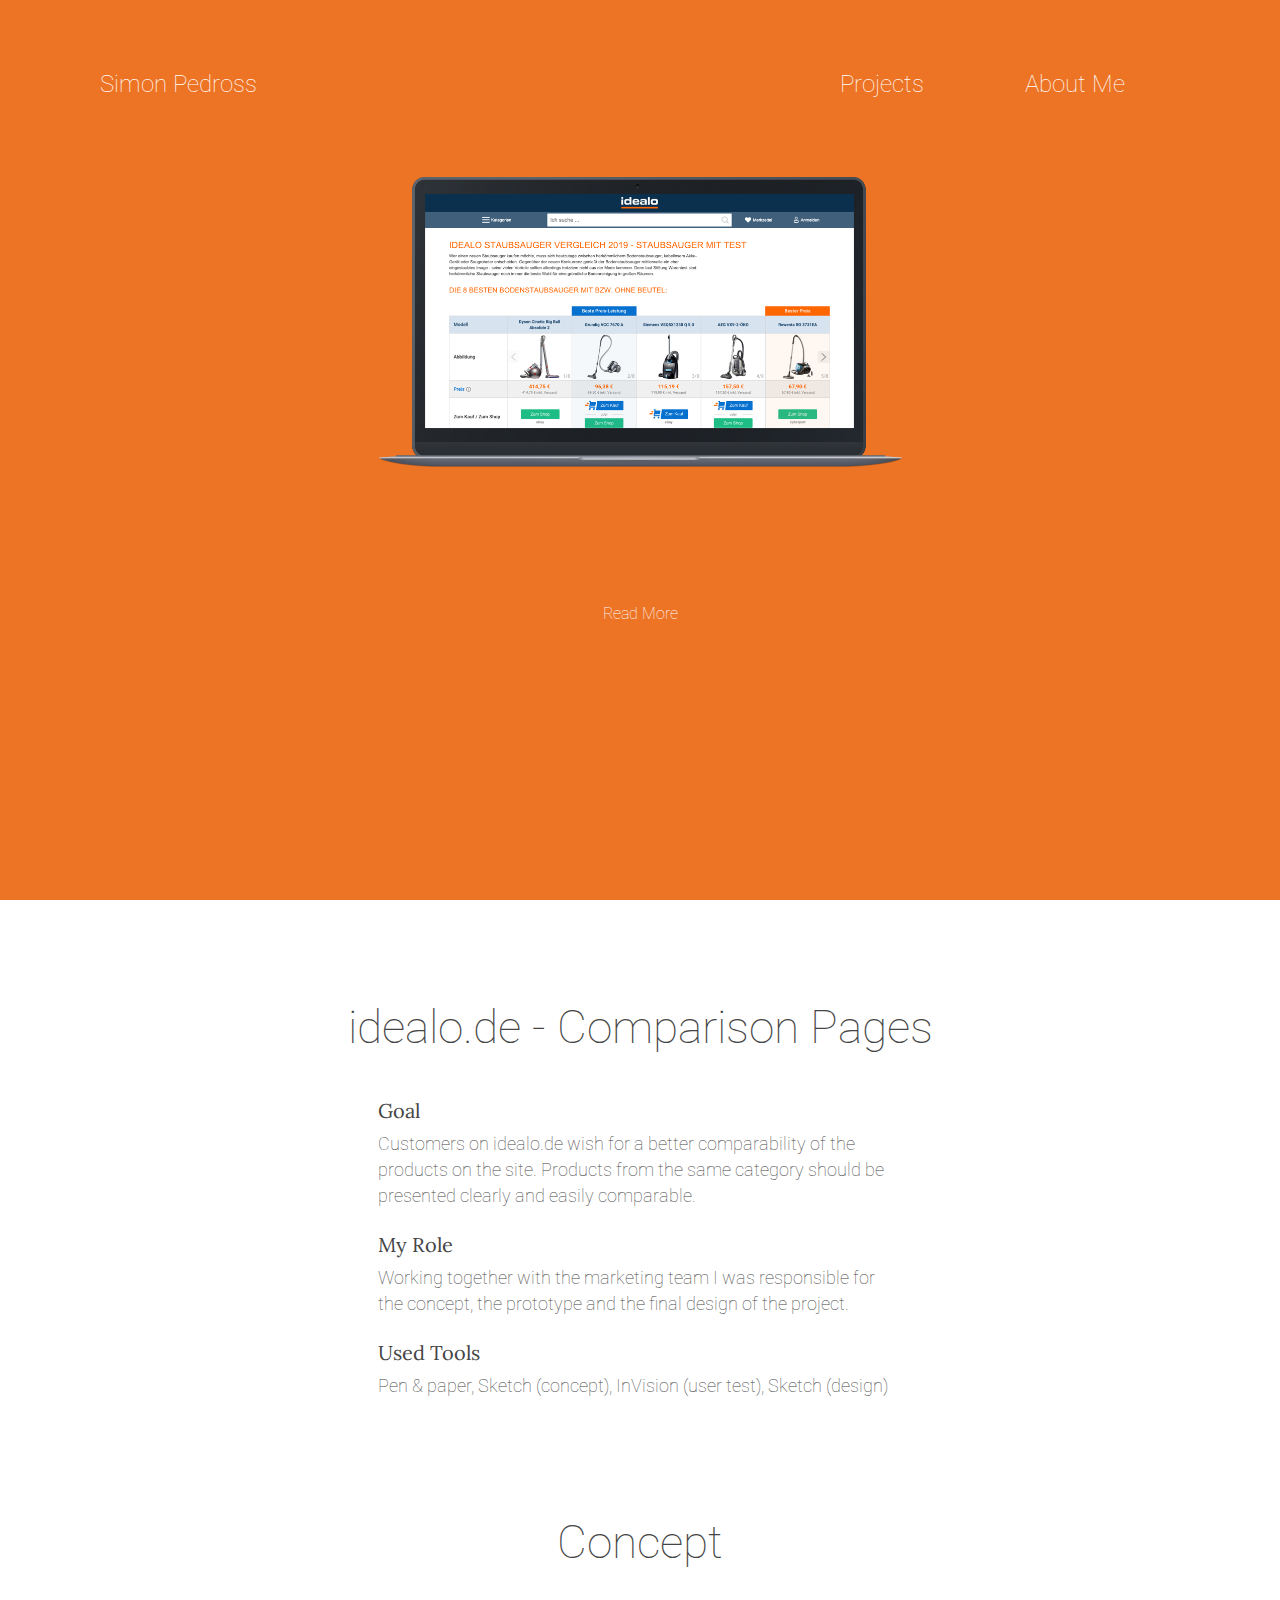
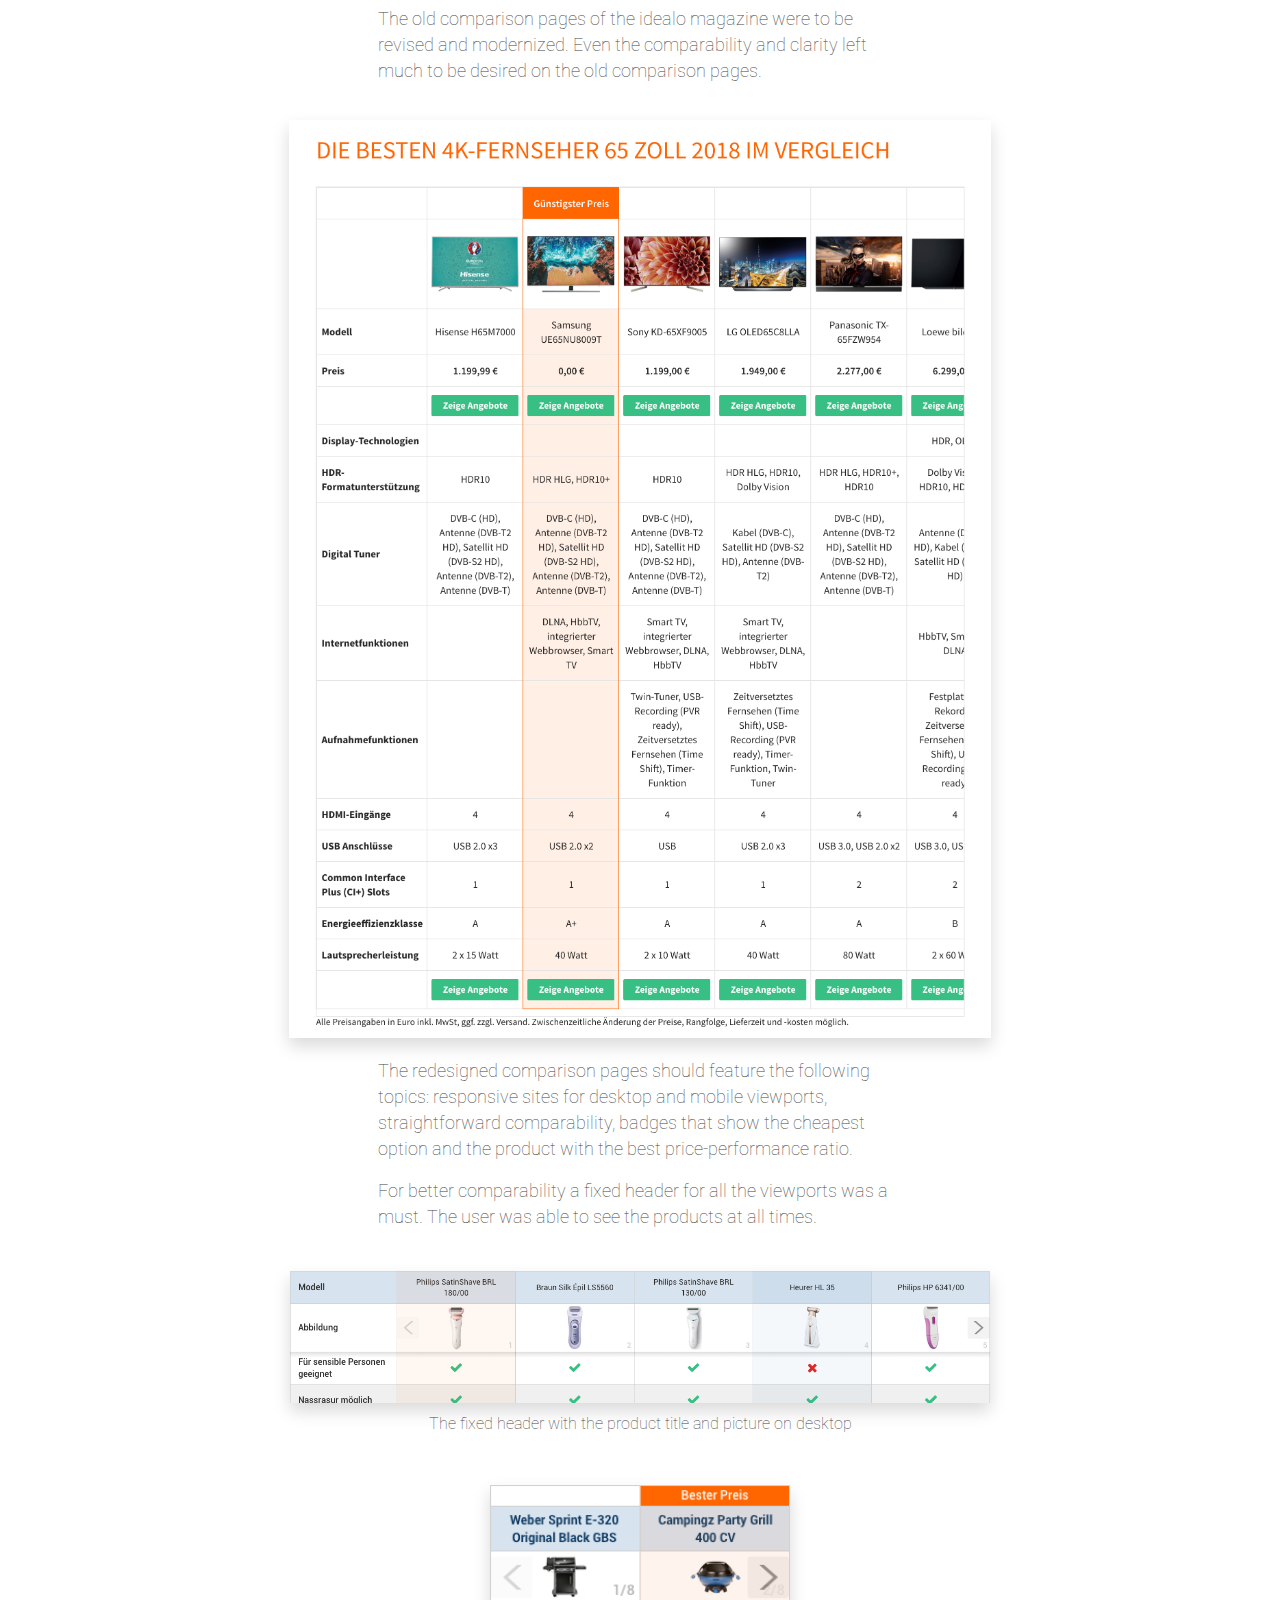
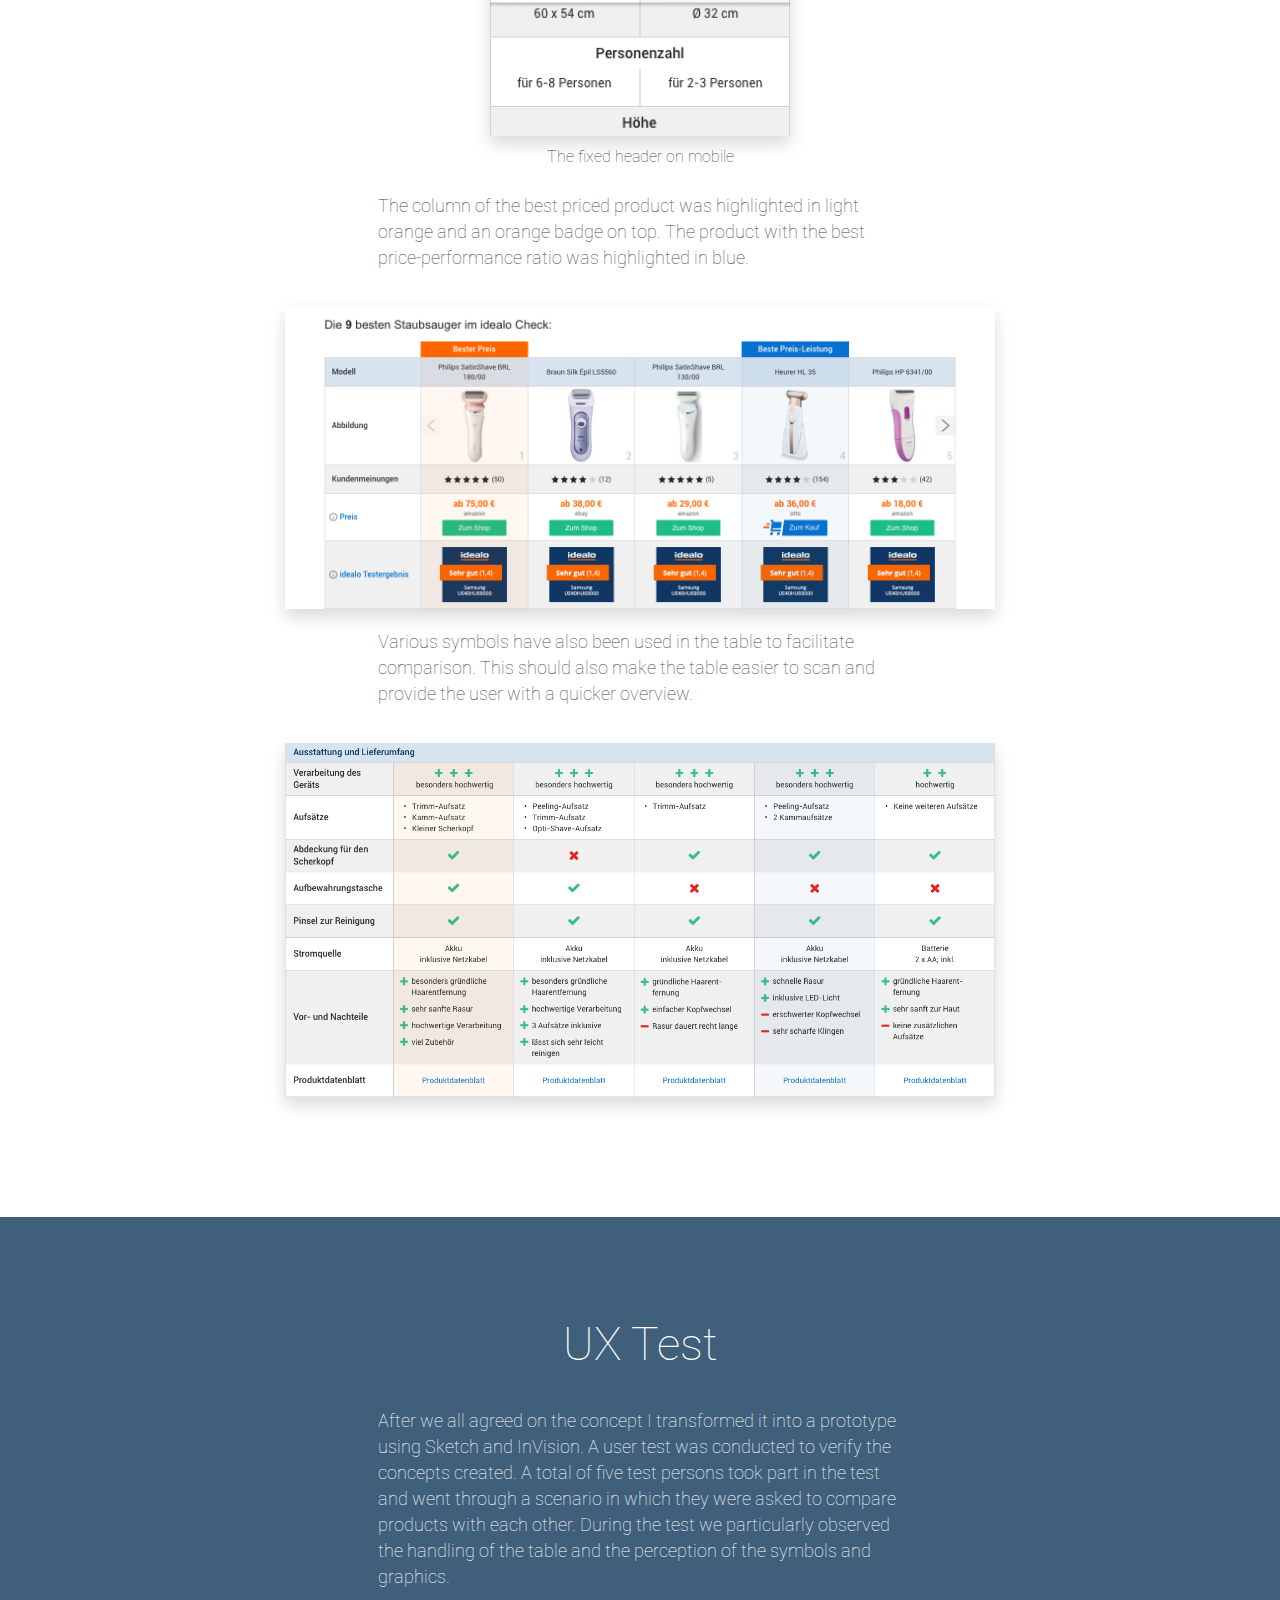
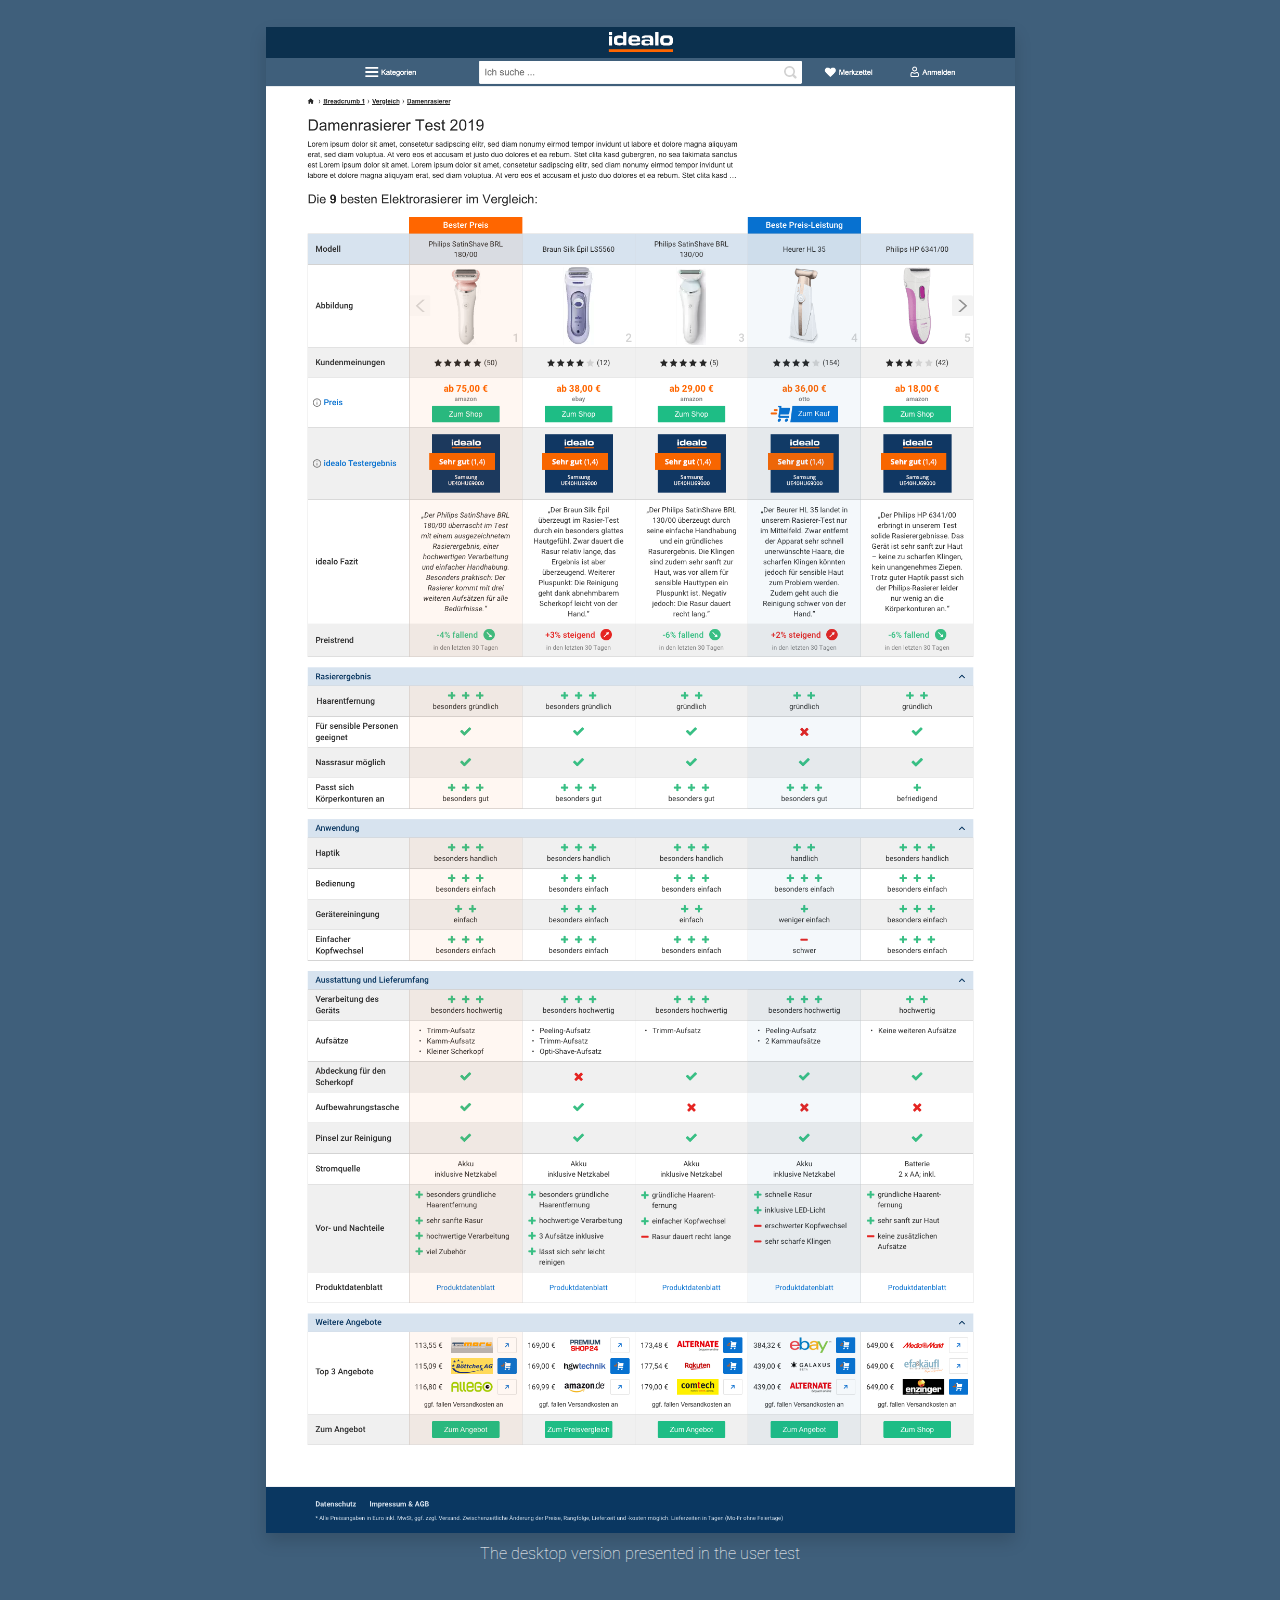
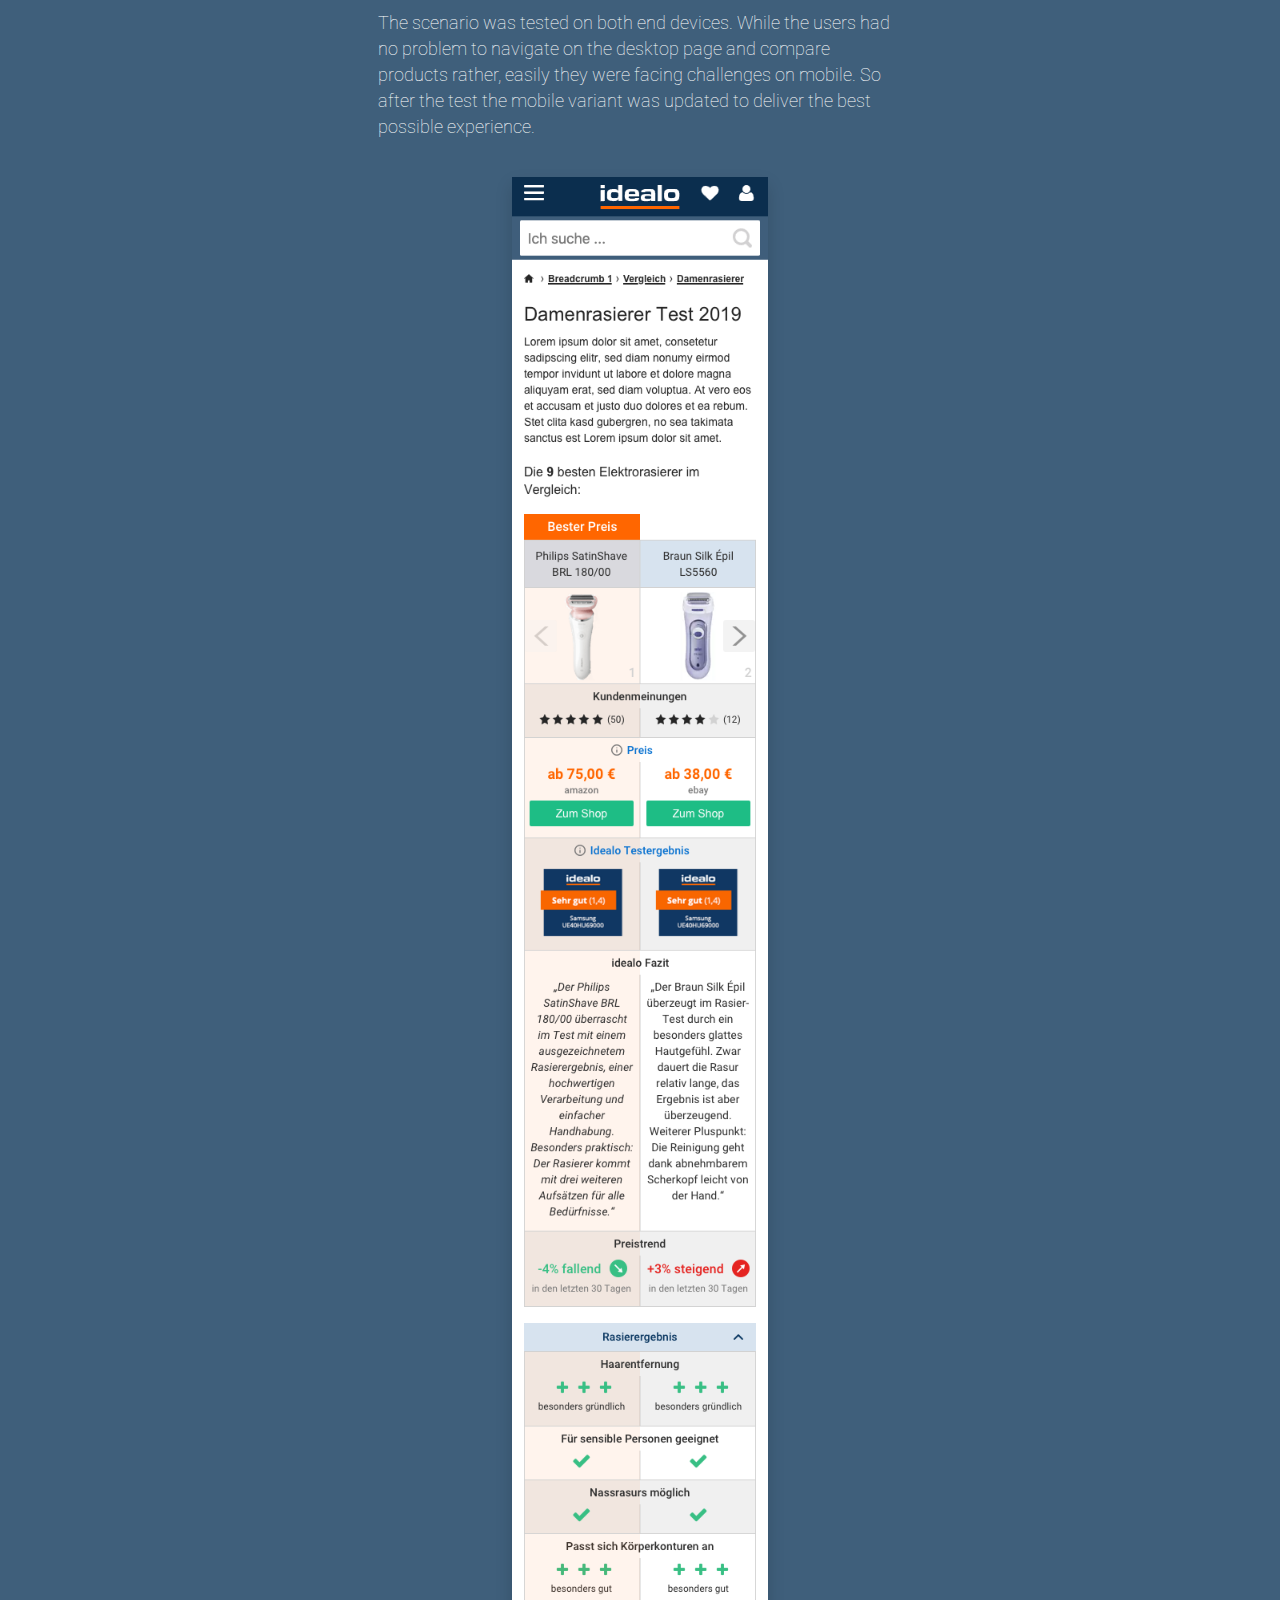
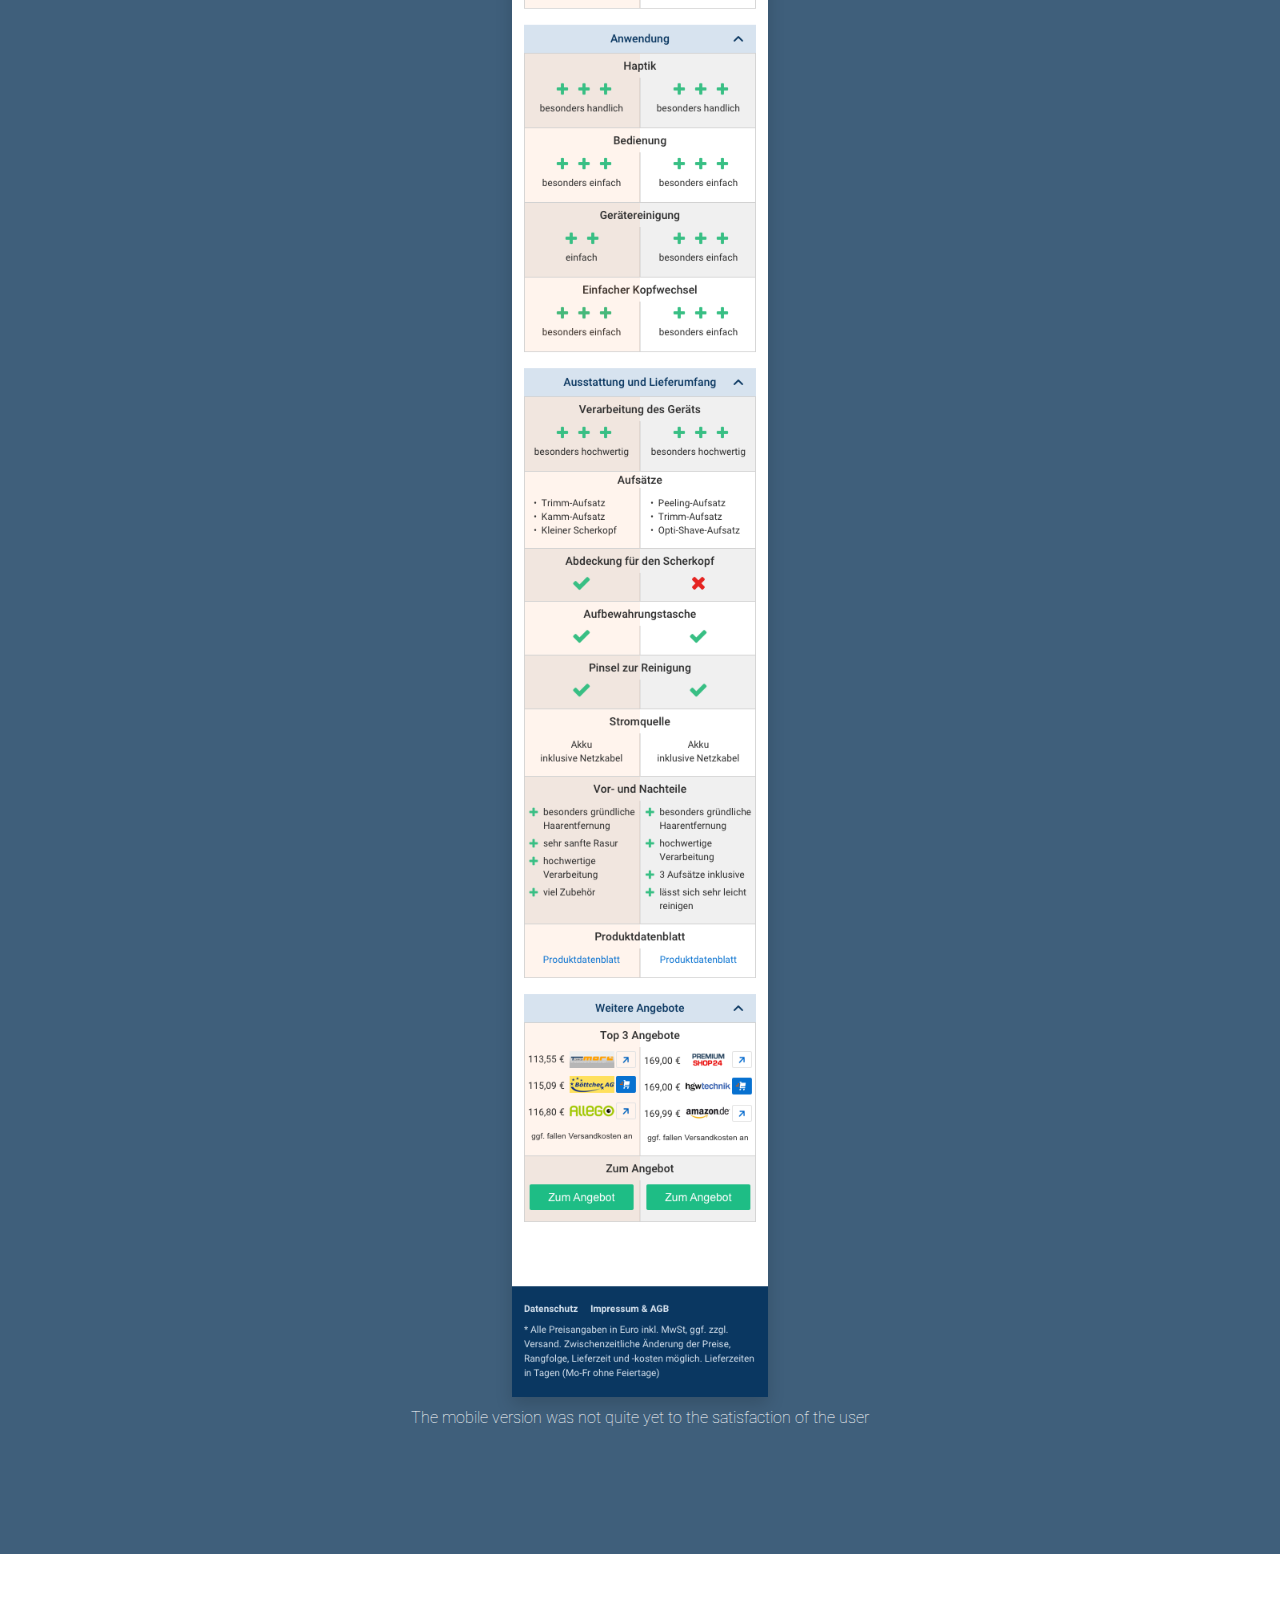
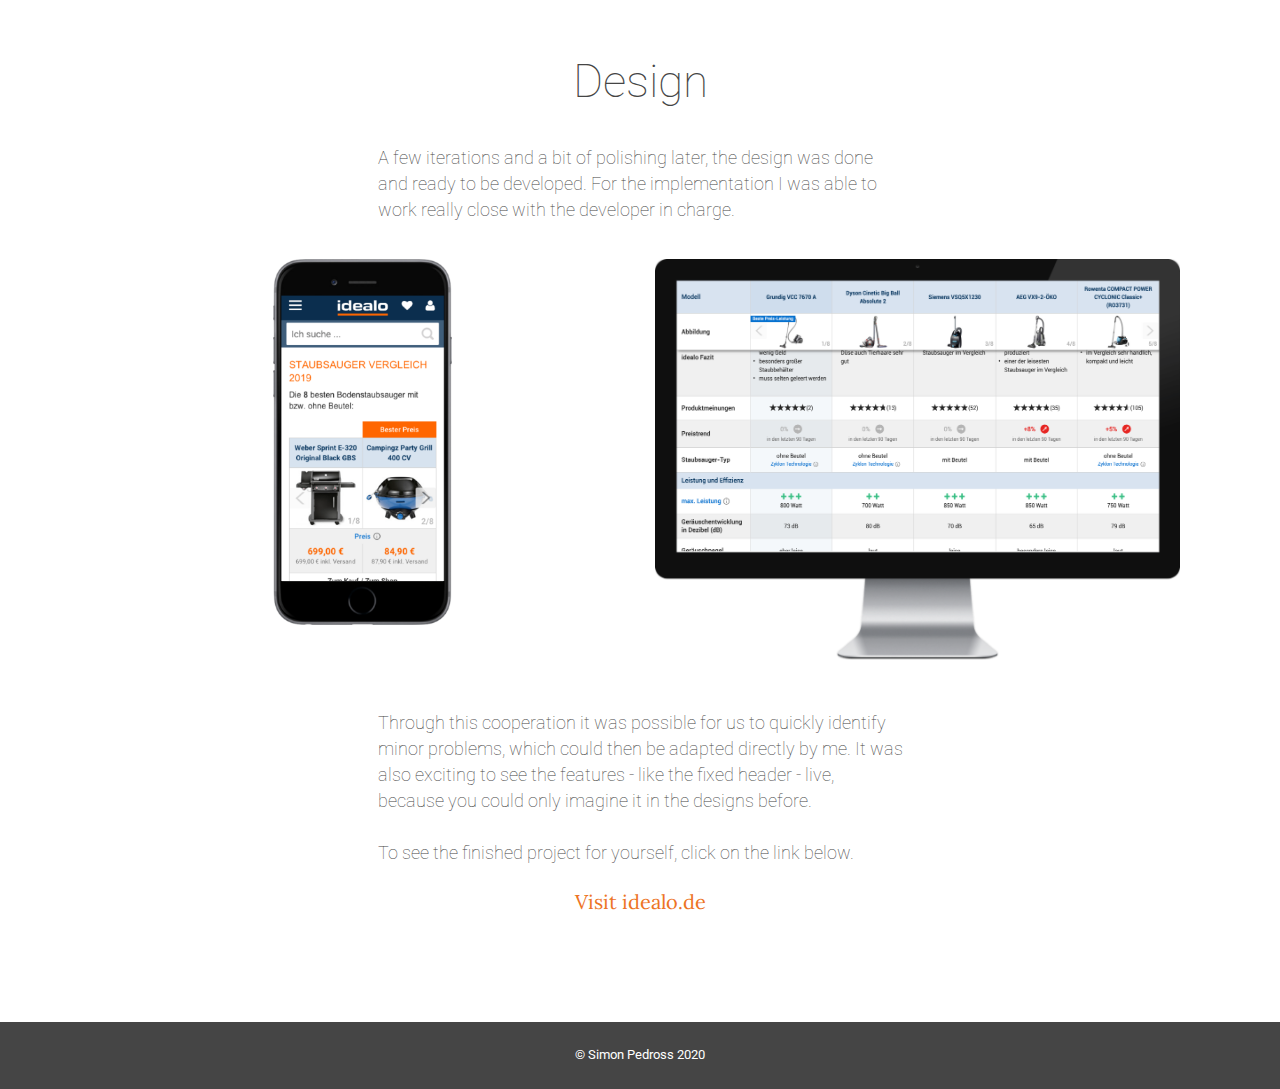
<file: pages/idealo.html>
<!DOCTYPE html>
<html lang="en">

<head>

  <meta charset="utf-8">
  <meta name="viewport" content="width=device-width, initial-scale=1, shrink-to-fit=no">
  <meta name="description" content="">
  <meta name="author" content="">

  <title>Simon Pedross - UX Portfolio</title>

  <!-- Bootstrap Core CSS -->
  <link href="../vendor/bootstrap/css/bootstrap.min.css" rel="stylesheet">

  <!-- Custom Fonts -->
  <link href="https://fonts.googleapis.com/css?family=Roboto:100&display=swap" rel="stylesheet">
  <link href="https://fonts.googleapis.com/css2?family=Cormorant+Garamond&family=Montserrat:wght@400;800&display=swap" rel="stylesheet">
  <link href="https://fonts.googleapis.com/css2?family=Lora&display=swap" rel="stylesheet">
  <link href="../vendor/fontawesome-free/css/all.min.css" rel="stylesheet" type="text/css">
  <link href="../vendor/simple-line-icons/css/simple-line-icons.css" rel="stylesheet">

  <!-- Custom CSS -->
  <link href="../css/stylish-portfolio.min.css" rel="stylesheet">
    
  <link href="../css/myStyle.css" rel="stylesheet">
</head>
   
<body id="page-top">
    
<!-- Header -->
    
    <header style="background: #ED7425;">
      <div class="container">
          <div class="header_container">
              <div class="row" style="padding-top: 70px;">
                  <div class="col-lg-3">
                      <h4><a href="../index.html">Simon Pedross</a></h4>
                  </div>
                  <div class="col-lg-5"></div>
                  <div class="col-lg-2">
                    <h4><a class="scrollTo js-scroll-trigger" href="../index.html#portfolio">Projects</a></h4>
                  </div>
                  <div class="col-lg-2">
                    <h4><a class="scrollTo js-scroll-trigger" href="../index.html#aboutme">About Me</a></h4>
                  </div>
              </div>
              <div class="row">
                  <div class="col-lg-3"></div>
                    <div class="col-lg-6" style="padding-top: 70px; text-align: center;">
                        <img src="../img/idealo_header.png" style="width: 100%;">
                    </div>
                  <div class="col-lg-3"></div>
              </div>
              <div class="row">
                <div class="col-lg-12" style="padding-top: 12%; text-align: center;">
                  <a class="scrollTo js-scroll-trigger" href="#introCB" style="font-family: 'Roboto';">Read More</a>
                </div>
              </div>
            </div>
        </div>
  </header>
    
    <!-- Section 1 - Intro -->
    <section id="introCB">
        <div class="container">
            <div class="row">
                <div class="col-lg-2"></div>
                    <div class="col-lg-8">
                        <h2 style="padding-bottom: 28px;">idealo.de - Comparison Pages</h2>
                    </div>
                <div class="col-lg-2"></div>
            </div>
                <div class="row">
                    <div class="col-lg-3"></div>
                    <div class="col-lg-6">
                        <h5>Goal</h5>
                            <p>Customers on idealo.de wish for a better comparability of the products on the site. Products from the same category should be presented clearly and easily comparable.</p>
                        <h5>My Role</h5>
                            <p>Working together with the marketing team I was responsible for the concept, the prototype and the final design of the project.</p>
                        <h5>Used Tools</h5>
                            <p>Pen &amp; paper, Sketch (concept), InVision (user test), Sketch (design)</p>
                        </div>
                    <div class="col-lg-3"></div>
                </div>
        </div>
    </section>
    
    <!-- Section 2 - Concept -->
    <section id="conceptIdealo" style="padding-bottom: 100px;">
        <div class="container">
            <div class="row">
                <div class="col-lg-12">
                    <h2 style="padding-bottom: 28px;">Concept</h2>
                </div>
            </div>
            <div class="row" style="padding-bottom: 20px;">
                <div class="col-lg-3"></div>
                    <div class="col-lg-6">
                        <p>The old comparison pages of the idealo magazine were to be revised and modernized. Even the comparability and clarity left much to be desired on the old comparison pages.</p>
                    </div>
                <div class="col-lg-3"></div>
            </div>
            <div class="row">
                <div class="col-lg-12" style="text-align: center; padding-bottom: 20px;">
                    <img class="shadow" src="../img/idealo_old.png" style="width: 65%;">
                </div>
            </div>
            <div class="row" style="padding-bottom: 20px;">
                <div class="col-lg-3"></div>
                    <div class="col-lg-6">
                        <p>The redesigned comparison pages should feature the following topics: responsive sites for desktop and mobile viewports, straightforward comparability, badges that show the cheapest option and the product with the best price-performance ratio.</p>
                         <p>For better comparability a fixed header for all the viewports was a must. The user was able to see the products at all times.</p>
                    </div>
                <div class="col-lg-3"></div>
            </div>
            <div class="row" style="padding-bottom: 20px;">
                <div class="col-lg-2"></div>
                <div class="col-lg-8">
                    <figure style="text-align: center;">
                        <img class="shadow" src="../img/idealo_concept_1.png" width="100%;">
                        <figcaption style="color: #454545;">The fixed header with the product title and picture on desktop</figcaption>
                    </figure>
                </div>
                <div class="col-lg-2"></div>
            </div>
            <div class="row">
                <div class="col-lg-3"></div>
                    <div class="col-lg-6" style="text-align: center;">
                        <figure>
                            <img class="shadow" src="../img/idealo_concept_2.png" width="300px;">
                        <figcaption style="color: #454545;">The fixed header on mobile</figcaption>
                    </figure>
                    </div>
                <div class="col-lg-3"></div>
            </div>
            <div class="row" style="padding-bottom: 20px;">
                <div class="col-lg-3"></div>
                    <div class="col-lg-6">
                        <p>The column of the best priced product was highlighted in light orange and an orange badge on top. The product with the best price-performance ratio was highlighted in blue.</p>
                    </div>
                <div class="col-lg-3"></div>
            </div>
            <div class="row" style="padding-bottom: 20px;">
                <div class="col-lg-2"></div>
                <div class="col-lg-8">
                        <img class="shadow" src="../img/idealo_concept_3.png" width="100%;">
                </div>
                <div class="col-lg-2"></div>
            </div>
            <div class="row" style="padding-bottom: 20px;">
                <div class="col-lg-3"></div>
                    <div class="col-lg-6">
                        <p>Various symbols have also been used in the table to facilitate comparison. This should also make the table easier to scan and provide the user with a quicker overview.</p>
                    </div>
                <div class="col-lg-3"></div>
            </div>
            <div class="row" style="padding-bottom: 20px;">
                <div class="col-lg-2"></div>
                <div class="col-lg-8">
                        <img class="shadow" src="../img/idealo_concept_4.png" width="100%;">
                </div>
                <div class="col-lg-2"></div>
            </div>
        </div>
    </section>
    
    <!-- Section 3 - UX Test -->
    <section class="testIdealo">
        <div class="container">
            <div class="row">
                <div class="col-lg-12">
                    <h2 style="padding-bottom: 28px;">UX Test</h2>
                </div>
            </div>
            <div class="row">
                <div class="col-lg-3"></div>
                <div class="col-lg-6">
                    <p style="padding-bottom: 16px;">After we all agreed on the concept I transformed it into a prototype using Sketch and InVision. A user test was conducted to verify the concepts created. A total of five test persons took part in the test and went through a scenario in which they were asked to compare products with each other. During the test we particularly observed the handling of the table and the perception of the symbols and graphics.</p>
                </div>
                <div class="col-lg-3"></div>
            </div>
            <div class="row" style="padding-bottom: 20px;">
                <div class="col-lg-12" style="text-align: center;">
                    <figure>
                        <img class="shadow" src="../img/idealo_test.png" width="70%;">
                        <figcaption>The desktop version presented in the user test</figcaption>
                    </figure>
                </div>
            </div>
            <div class="row">
                <div class="col-lg-3"></div>
                <div class="col-lg-6">
                    <p style="padding-bottom: 16px;">The scenario was tested on both end devices. While the users had no problem to navigate on the desktop page and compare products rather, easily they were facing challenges on mobile. So after the test the mobile variant was updated to deliver the best possible experience.</p>
                </div>
                <div class="col-lg-3"></div>
            </div>
            <div class="row">
                <div class="col-lg-12" style="text-align: center;">
                <figure>
                        <img class="shadow" src="../img/idealo_test_1.png" width="24%;">
                        <figcaption>The mobile version was not quite yet to the satisfaction of the user</figcaption>
                    </figure>
                </div>
            </div>
        </div>
    </section>
    
    <!-- Section 4 - Design -->
    <section class="designIdealo">
        <div class="container">
            <div class="row">
                <div class="col-lg-12">
                    <h2 style="padding-bottom: 28px;">Design</h2>
                </div>
            </div>
            <div class="row" style="margin-bottom: 20px;">
                <div class="col-lg-3"></div>
                    <div class="col-lg-6">
                        <p>A few iterations and a bit of polishing later, the design was done and ready to be developed. For the implementation I was able to work really close with the developer in charge.</p>
                    </div>
                <div class="col-lg-3"></div>
            </div>
            <div class="row" style="text-align: center; padding-bottom: 50px;">
                <div class="col-md-6" style="text-align: center;">
                    <img src="../img/idealo_design_3.png" width="34%" style="margin-bottom:20px">
                </div>
                <div class="col-md-6" style="text-align: left;">
                    <img src="../img/idealo_design_2.png" width="100%">
                </div>
            </div>
            <div class="row">
                <div class="col-lg-3"></div>
                    <div class="col-lg-6">
                        <p>Through this cooperation it was possible for us to quickly identify minor problems, which could then be adapted directly by me. It was also exciting to see the features - like the fixed header - live, because you could only imagine it in the designs before.<br> <br> To see the finished project for yourself, click on the link below.</p>
                    </div>
                <div class="col-lg-3"></div>
            </div>
            <div class="row">
                <div class="col-lg-12" style="text-align: center;">
                    <h5><a href="https://www.idealo.de/vergleich/staubsauger" target="_blank" style="color: #ED7425;">Visit idealo.de</a></h5>
                </div>
            </div>
        </div>
    </section>
    
    
     <!-- Footer -->
      <footer class="text-center" id="footer">
        <div class="container">
          <p class="small">&copy; Simon Pedross 2020</p>
        </div>
      </footer>
    
    
    <!-- Scroll to Top Button-->
  <a class="scroll-to-top rounded js-scroll-trigger" href="#page-top">
    <i class="fas fa-angle-up"></i>
  </a>
    <script>
    $('.scrollTo').click(function(){
    $('html, body').animate({
        scrollTop: $( $(this).attr('href') ).offset().top
    }, 500);
    return false;
    });</script>

  <!-- Bootstrap core JavaScript -->
  <script src="../vendor/jquery/jquery.min.js"></script>
  <script src="../vendor/bootstrap/js/bootstrap.bundle.min.js"></script>

  <!-- Plugin JavaScript -->
  <script src="../vendor/jquery-easing/jquery.easing.min.js"></script>

  <!-- Custom scripts for this template -->
  <script src="../js/stylish-portfolio.min.js"></script>
</body>
</file>
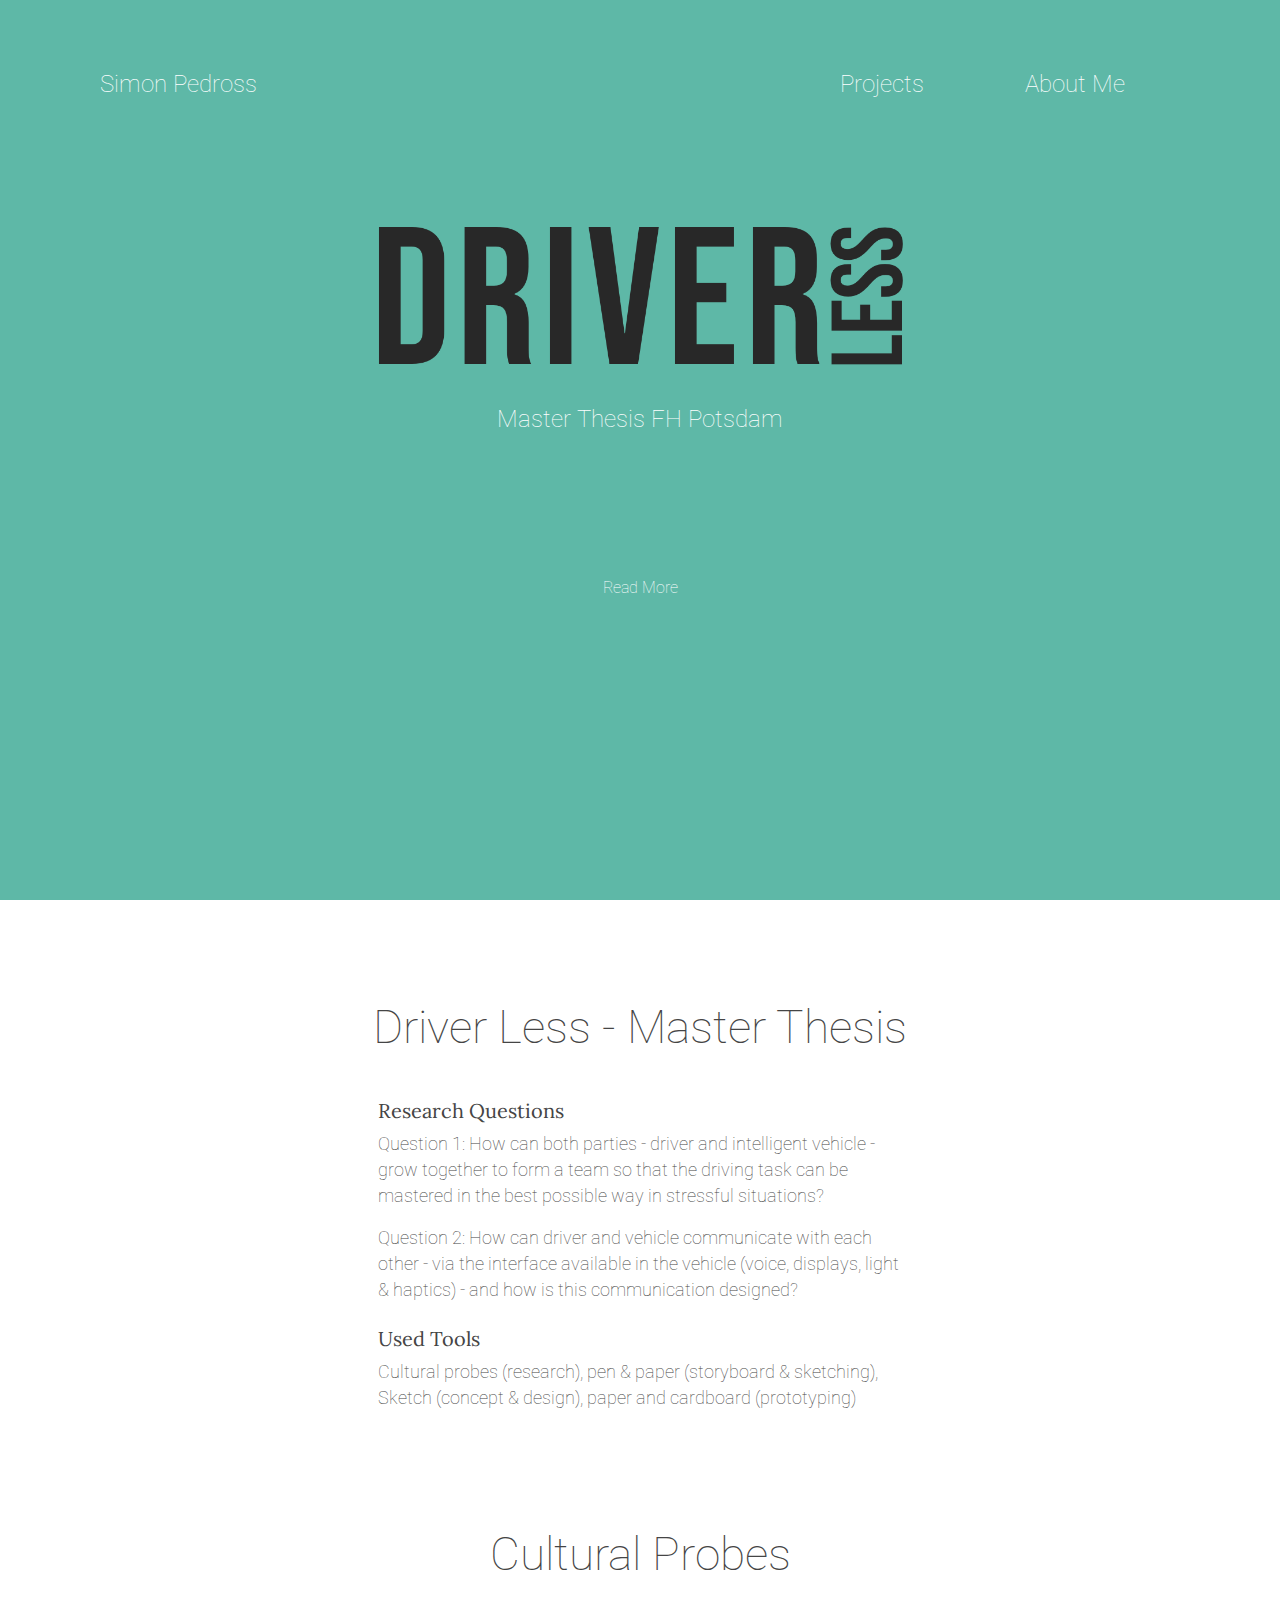
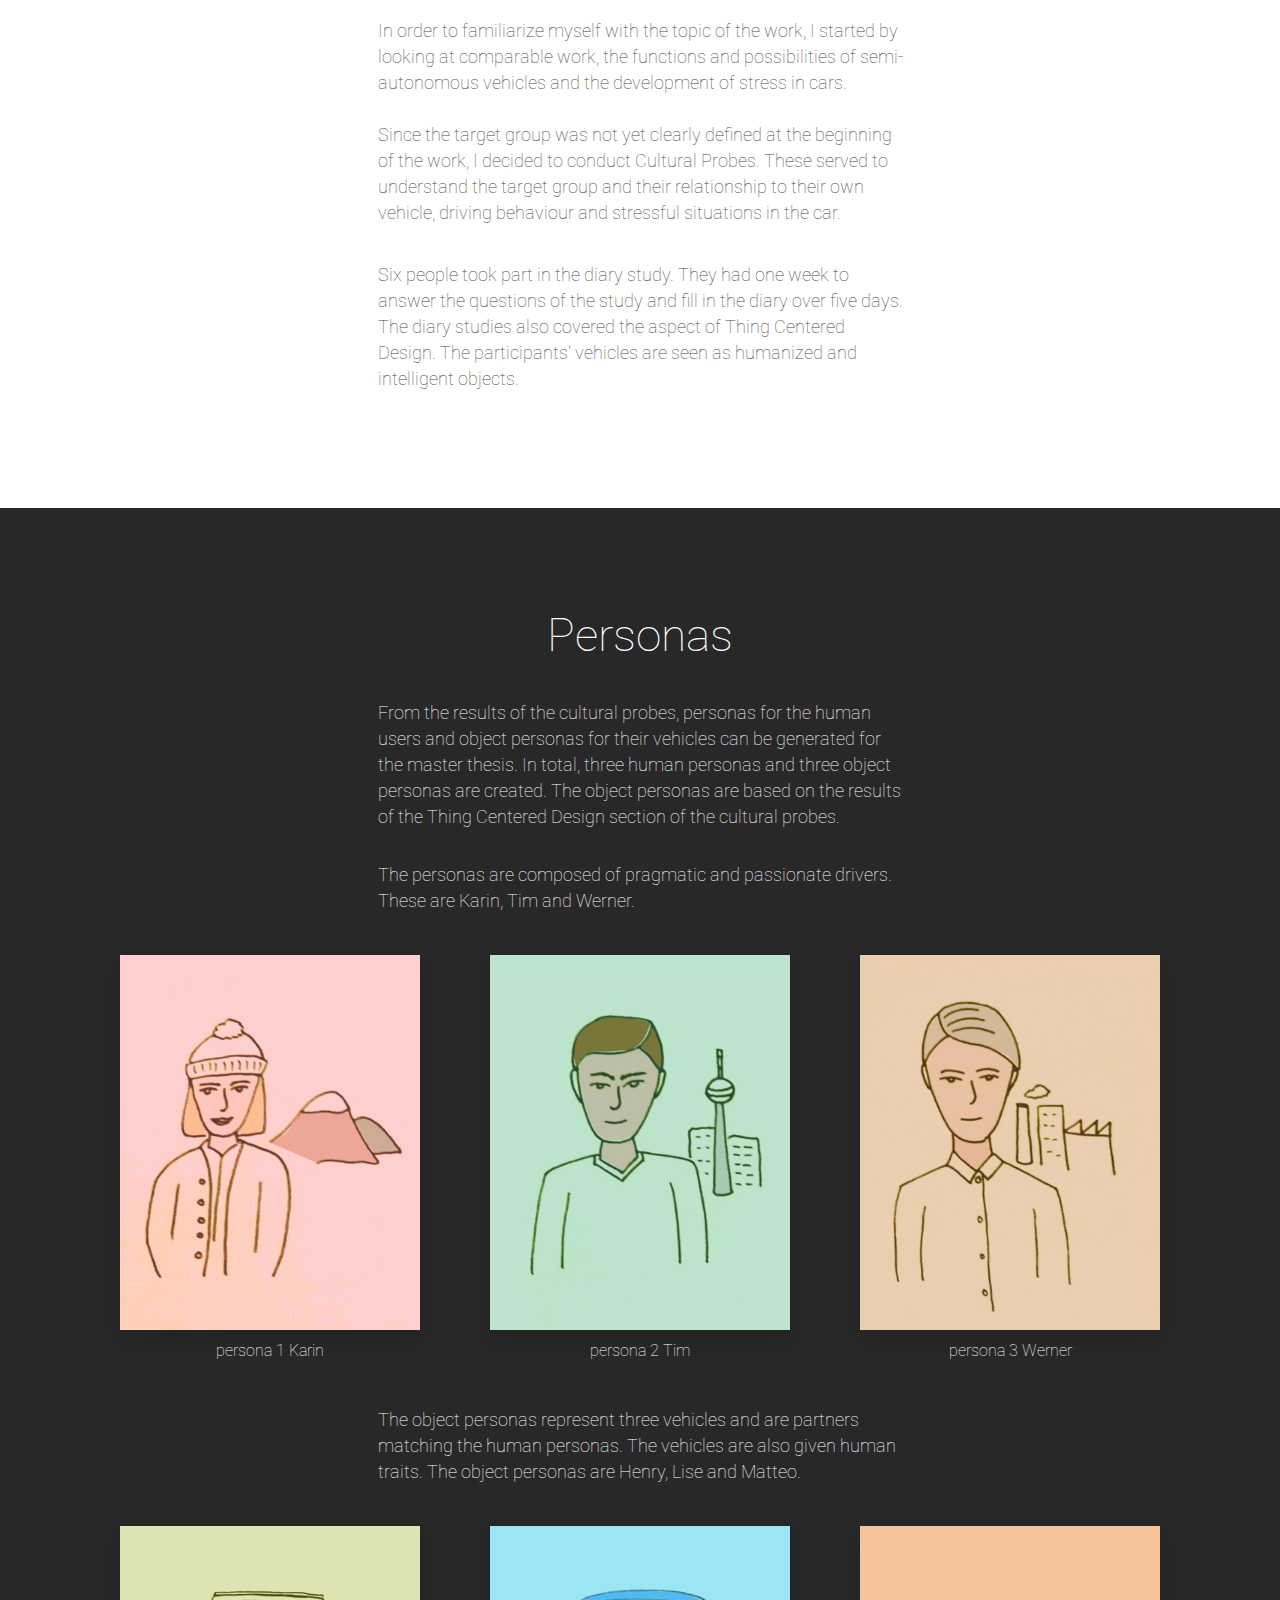
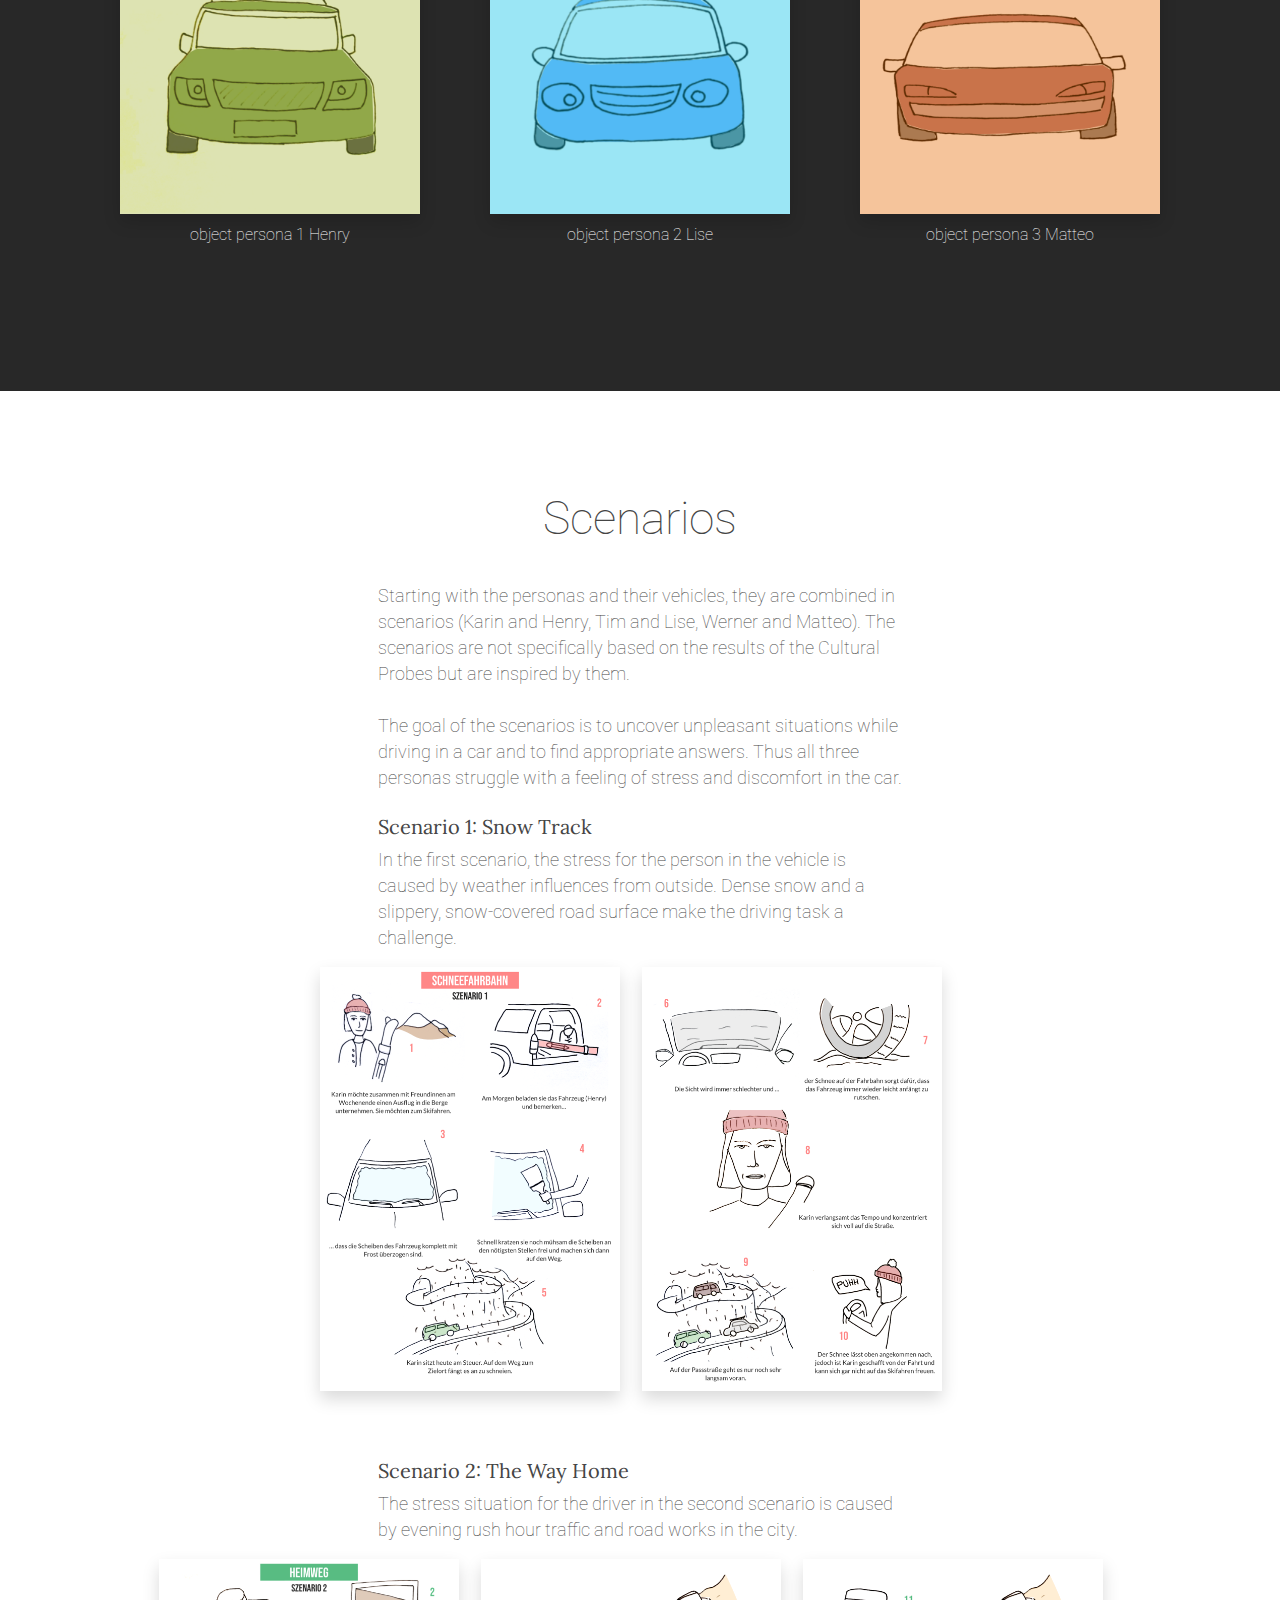
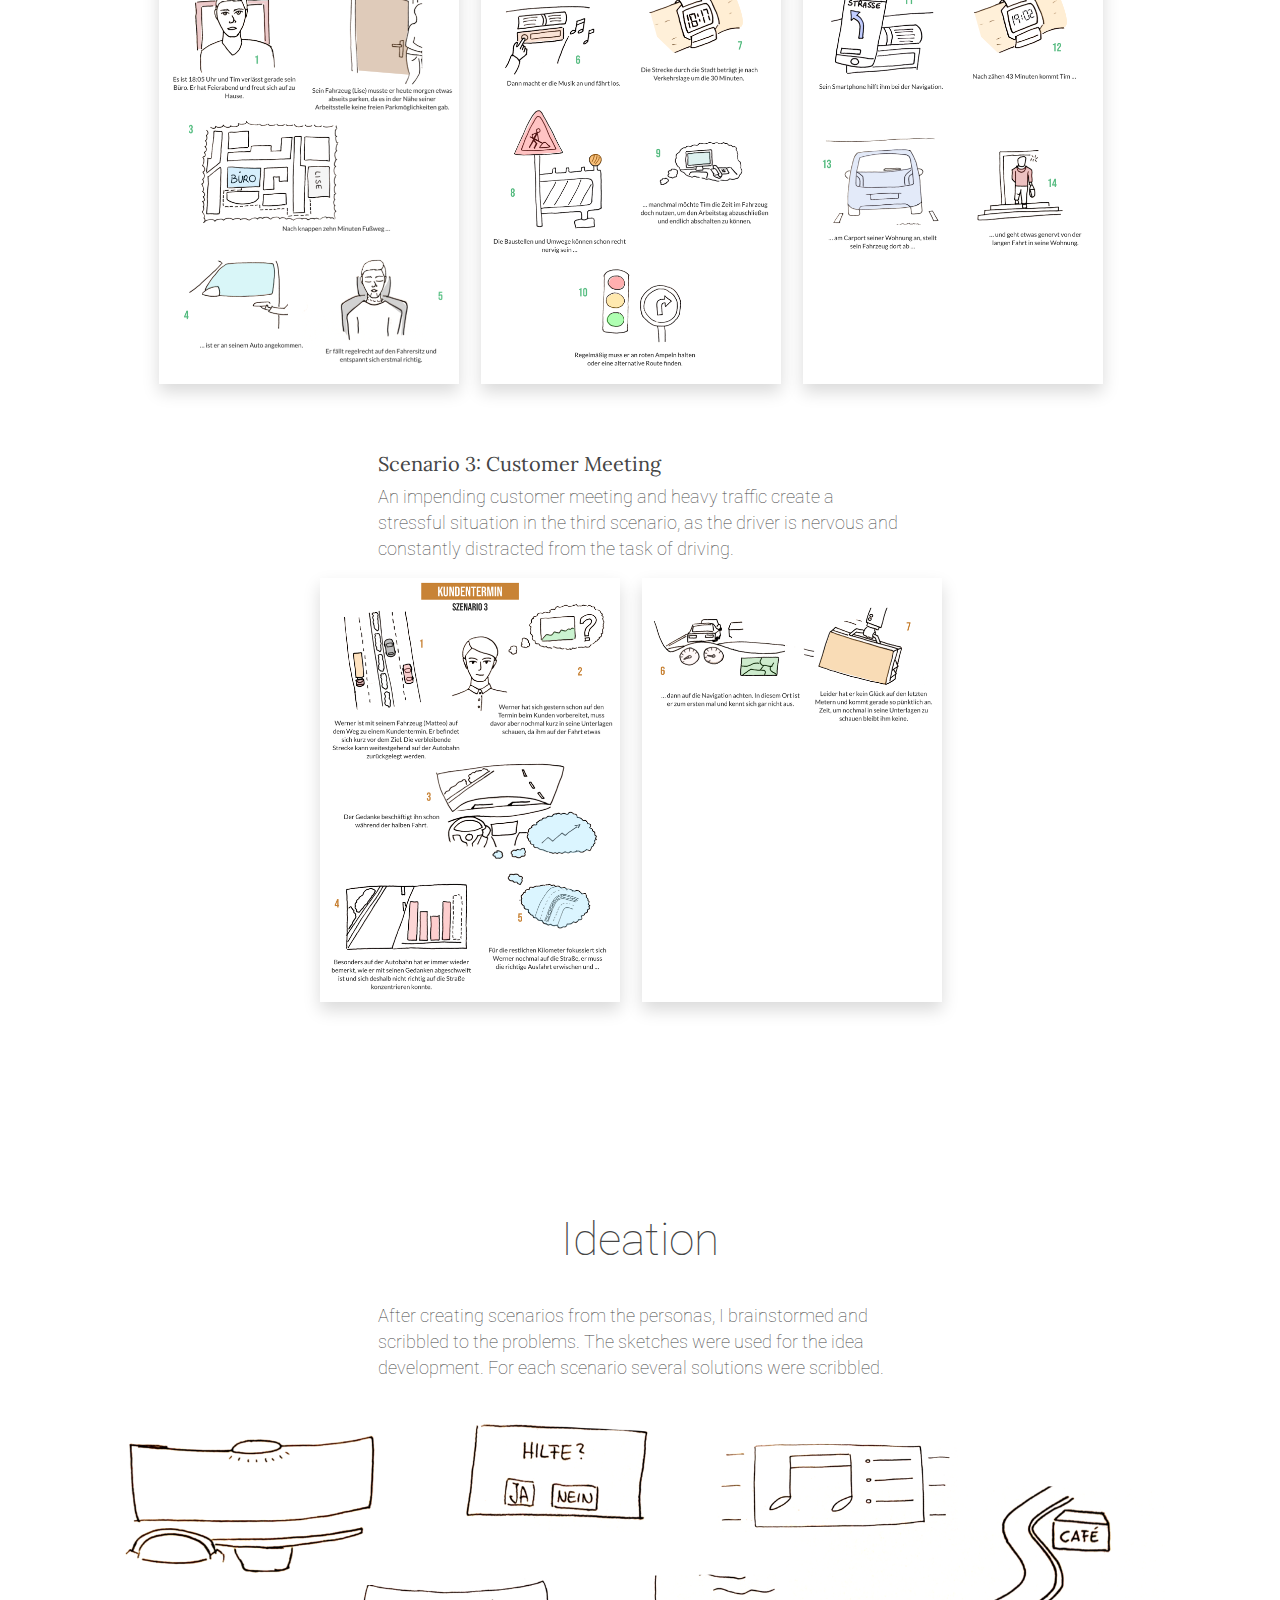
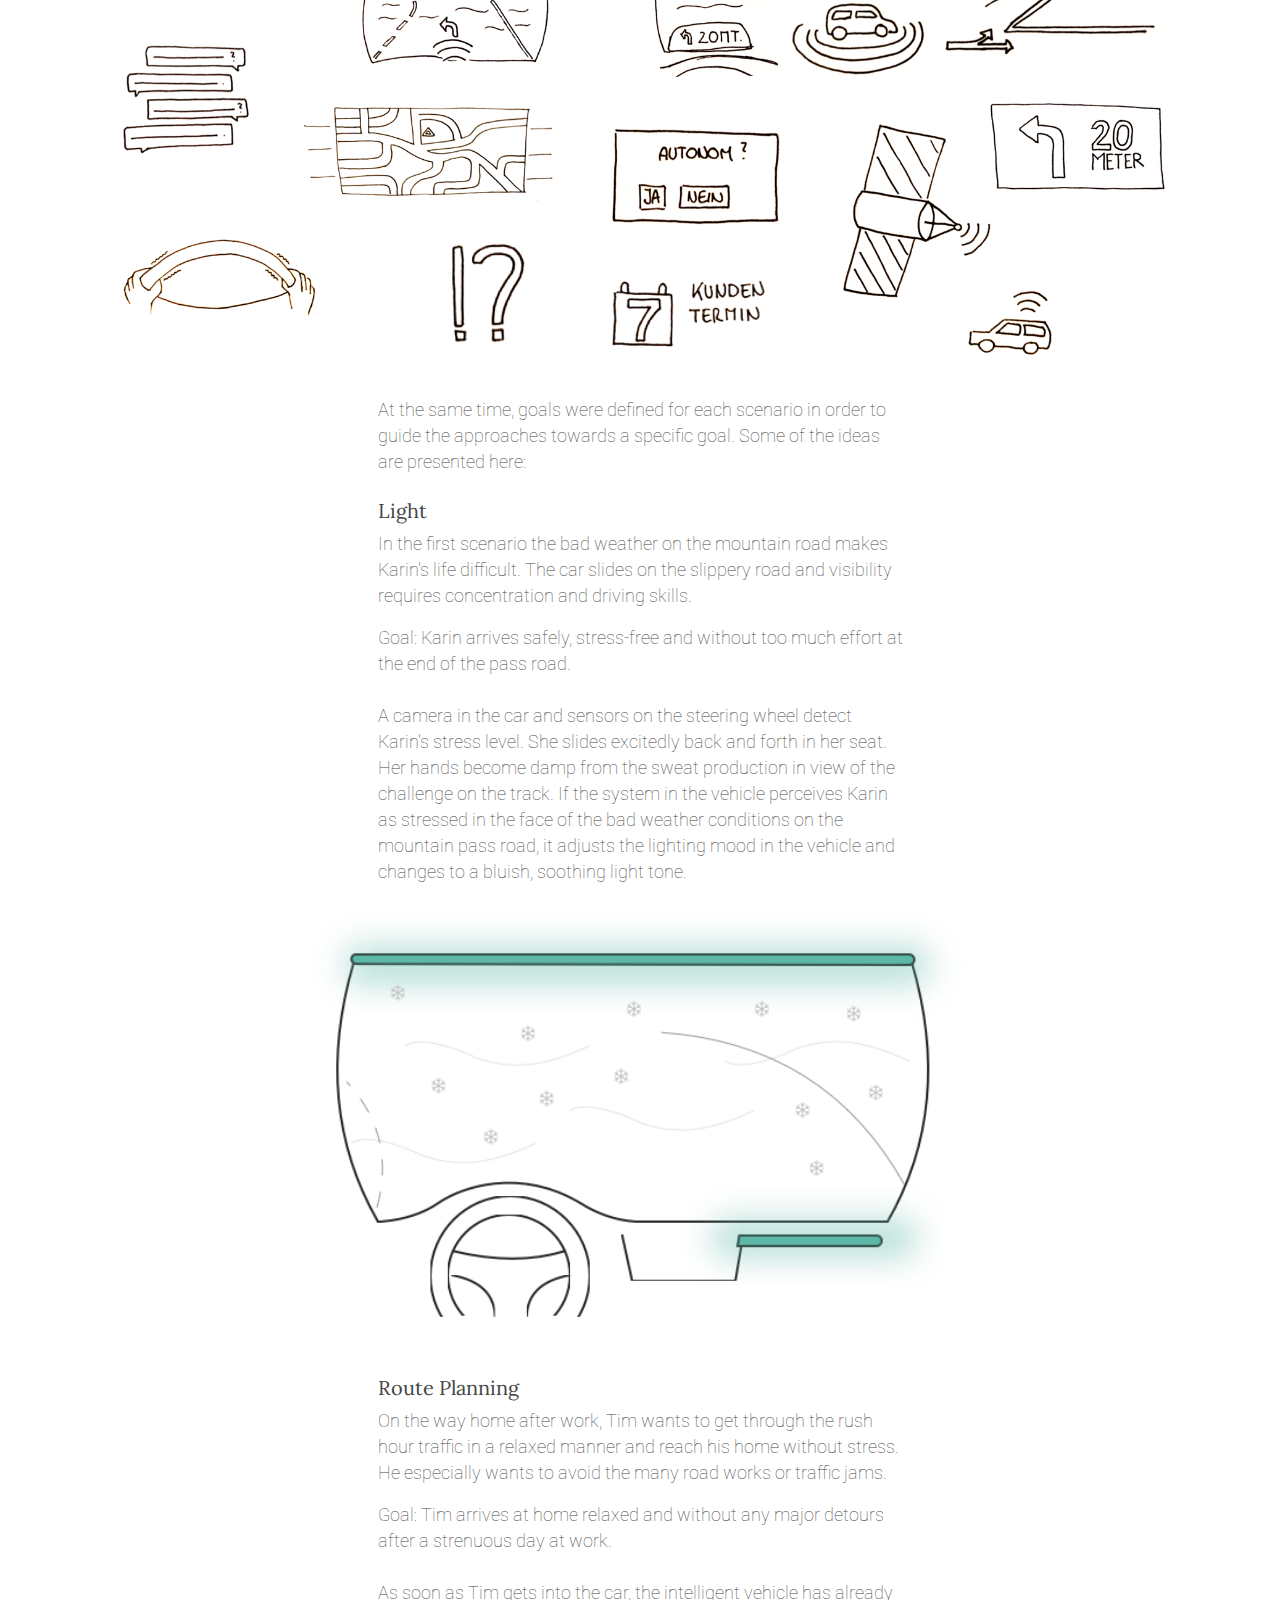
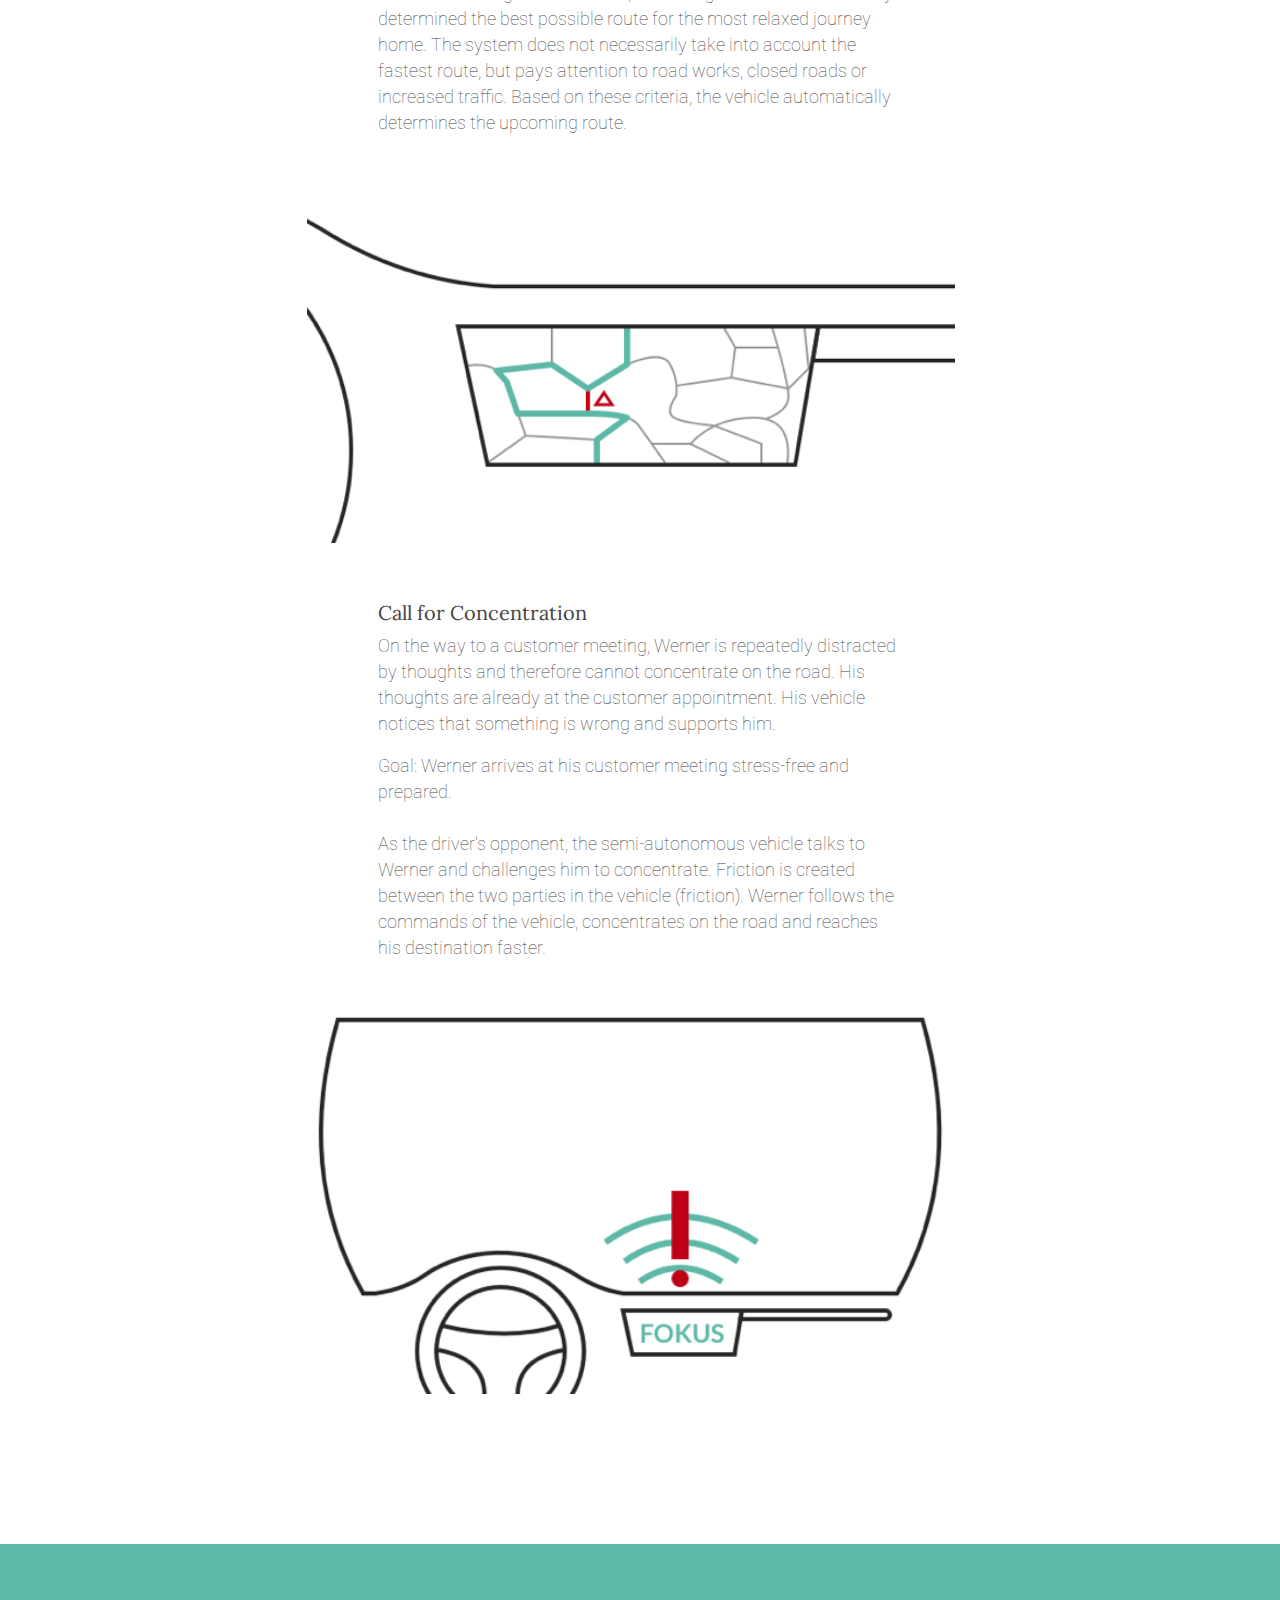
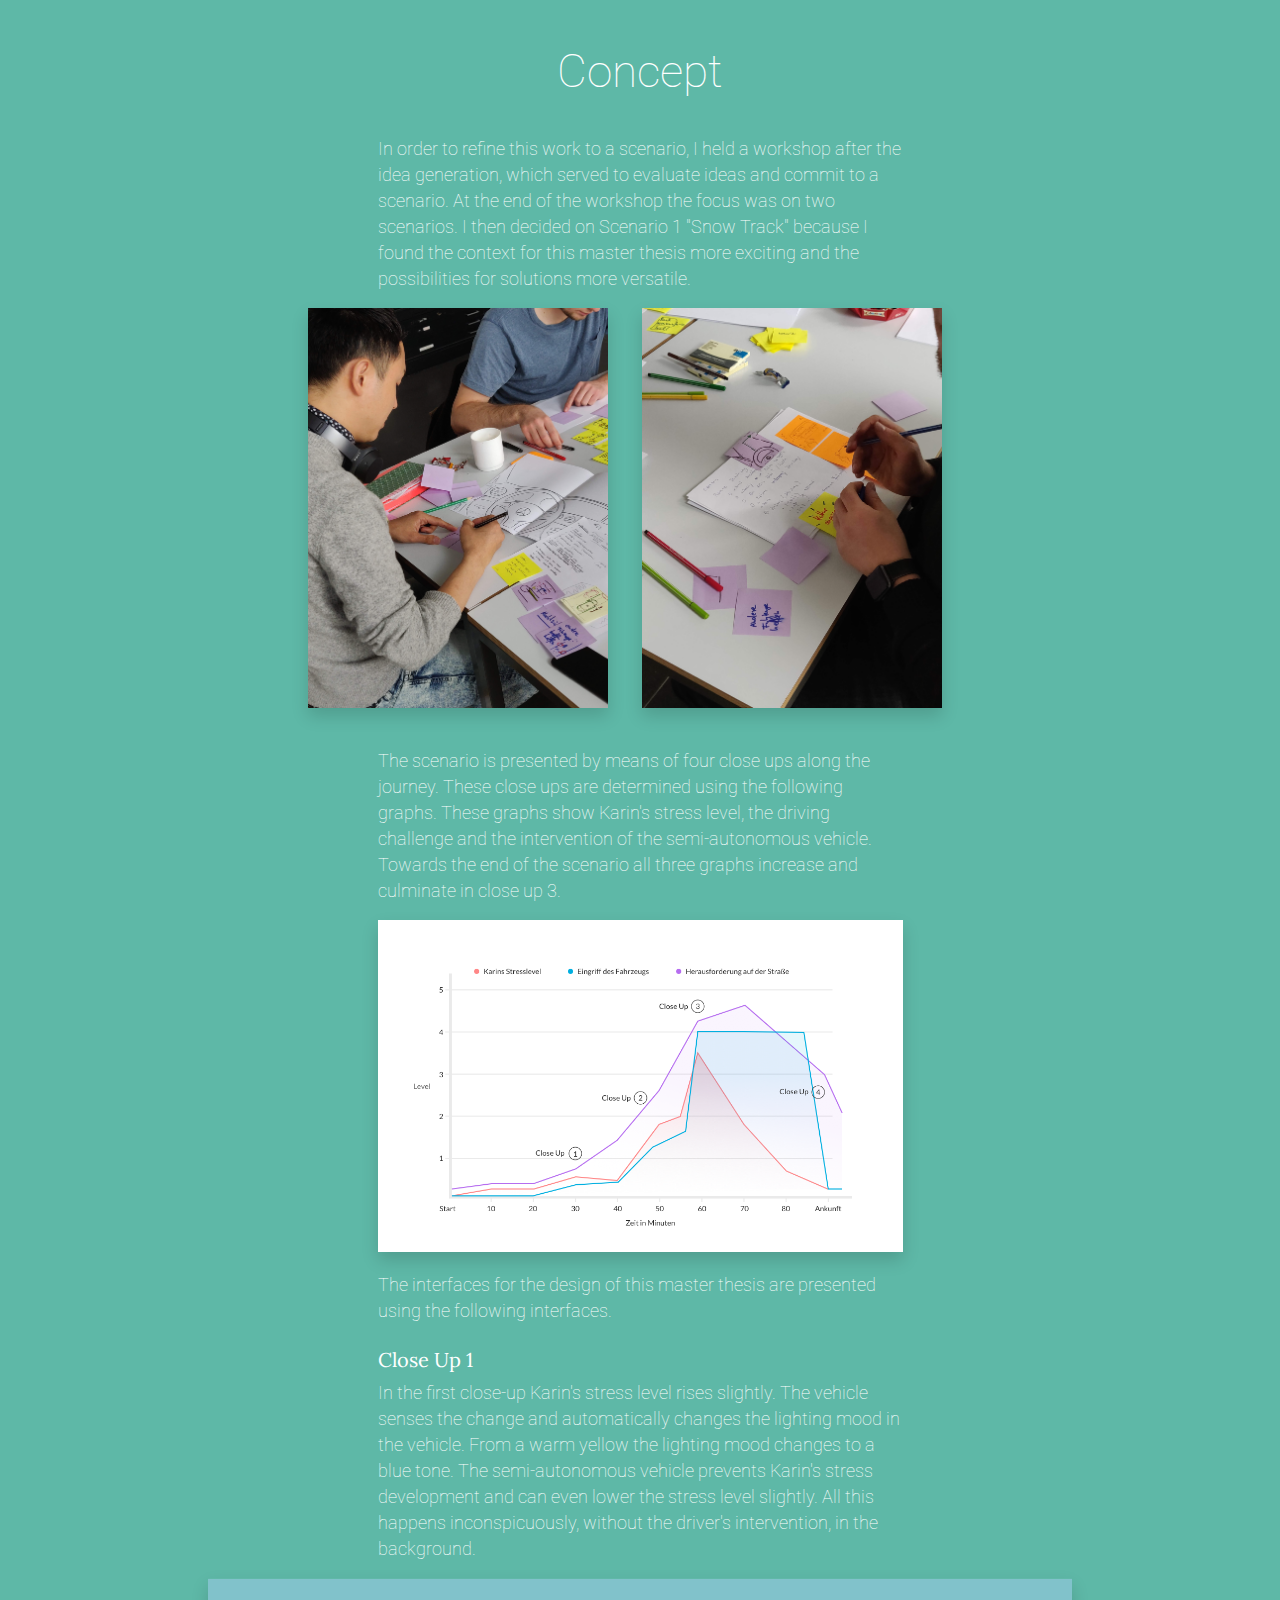
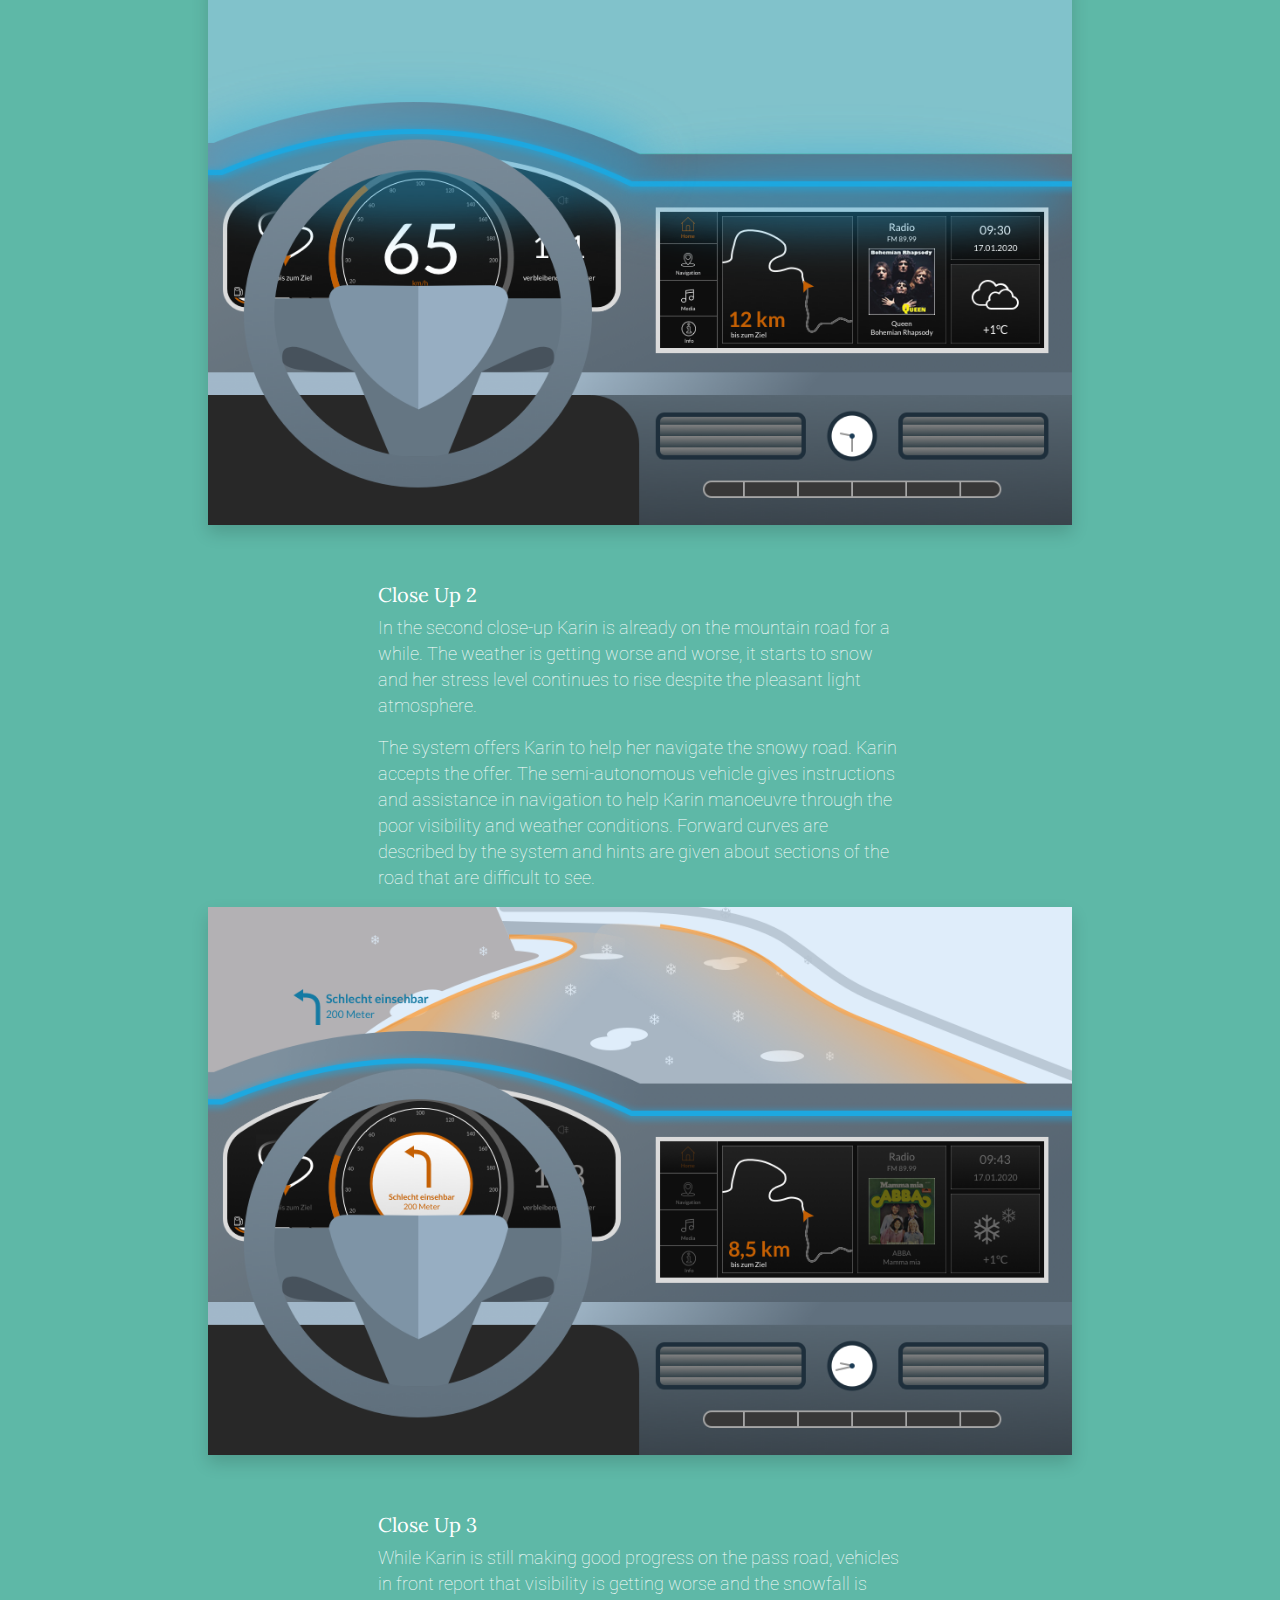
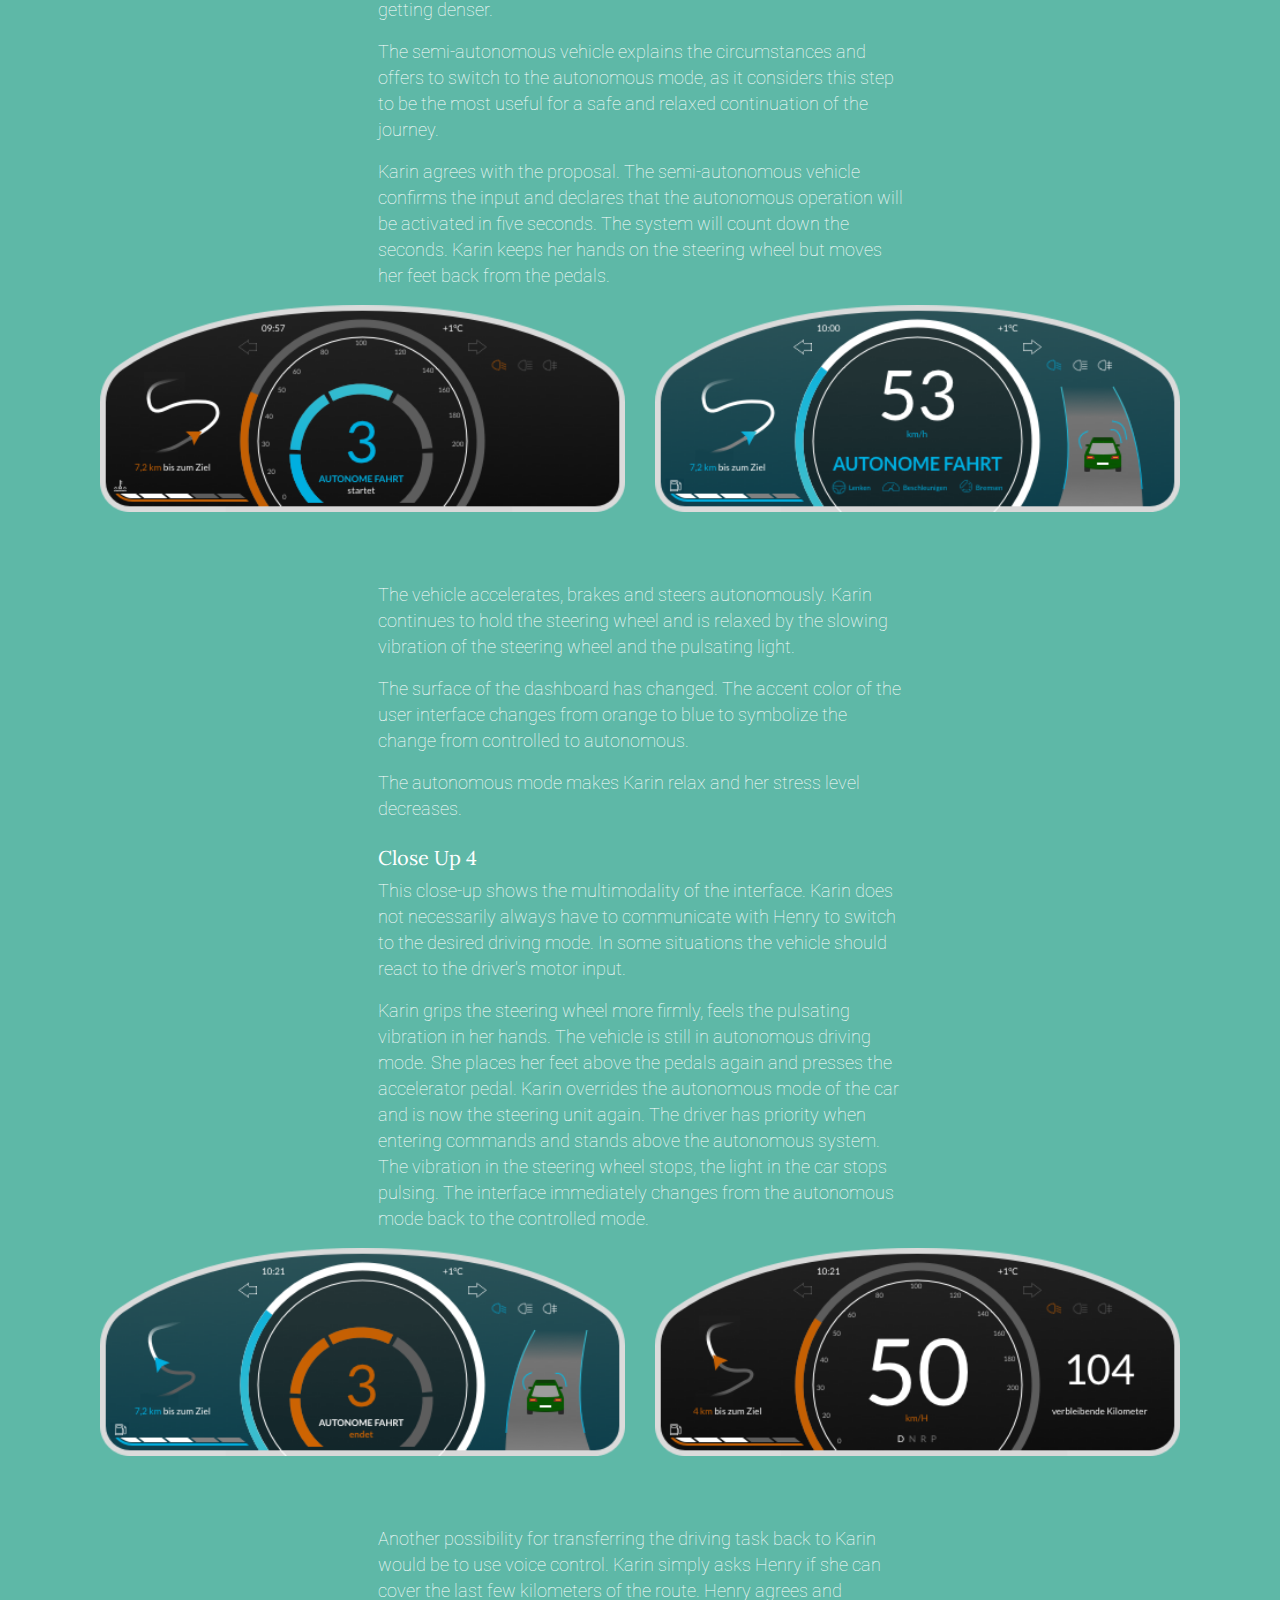
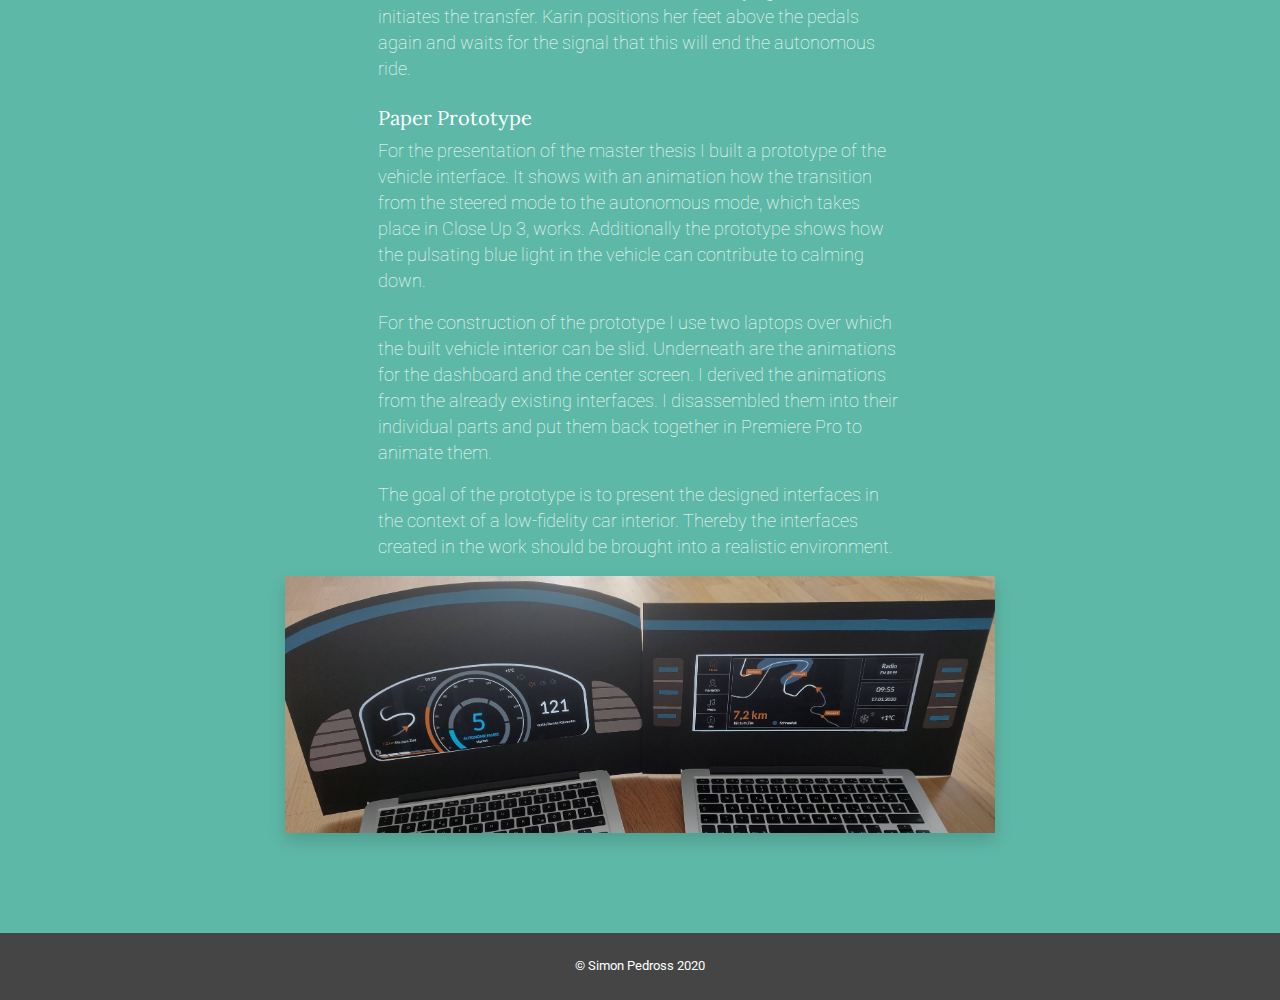
<file: pages/master.html>
<!DOCTYPE html>
<html lang="en">

<head>

  <meta charset="utf-8">
  <meta name="viewport" content="width=device-width, initial-scale=1, shrink-to-fit=no">
  <meta name="description" content="">
  <meta name="author" content="">

  <title>Simon Pedross - UX Portfolio</title>

  <!-- Bootstrap Core CSS -->
  <link href="../vendor/bootstrap/css/bootstrap.min.css" rel="stylesheet">

  <!-- Custom Fonts -->
  <link href="https://fonts.googleapis.com/css?family=Roboto:100&display=swap" rel="stylesheet">
  <link href="https://fonts.googleapis.com/css2?family=Cormorant+Garamond&family=Montserrat:wght@400;800&display=swap" rel="stylesheet">
  <link href="https://fonts.googleapis.com/css2?family=Lora&display=swap" rel="stylesheet">
  <link href="../vendor/fontawesome-free/css/all.min.css" rel="stylesheet" type="text/css">
  <link href="../vendor/simple-line-icons/css/simple-line-icons.css" rel="stylesheet">

  <!-- Custom CSS -->
  <link href="../css/stylish-portfolio.min.css" rel="stylesheet">
    
  <link href="../css/myStyle.css" rel="stylesheet">
</head>
    
<body id="page-top">
    
<!-- Header -->
    
    <header style="background: #5EB8A7;">
      <div class="container">
          <div class="header_container">
              <div class="row" style="padding-top: 70px;">
                  <div class="col-lg-3">
                      <h4><a href="../index.html">Simon Pedross</a></h4>
                  </div>
                  <div class="col-lg-5"></div>
                  <div class="col-lg-2">
                    <h4><a class="scrollTo js-scroll-trigger" href="../index.html#portfolio">Projects</a></h4>
                  </div>
                  <div class="col-lg-2">
                    <h4><a class="scrollTo js-scroll-trigger" href="../index.html#aboutme">About Me</a></h4>
                  </div>
              </div>
              <div class="row">
                  <div class="col-lg-3"></div>
                <div class="col-lg-6" style="padding-top: 120px; text-align: center;">
                    <img src="../img/master_title.png" style="width: 100%;">
                    <h4 style="padding-top: 40px;">Master Thesis FH Potsdam</h4>
                </div>
                  <div class="col-lg-3"></div>
              </div>
              <div class="row">
                <div class="col-lg-12" style="padding-top: 12%; text-align: center;">
                  <a class="scrollTo js-scroll-trigger" href="#introMaster" style="font-family: 'Roboto';">Read More</a>
                </div>
              </div>
            </div>
        </div>
  </header>
    
    <!-- Section 1 - Intro -->
    <section id="introMaster">
        <div class="container">
            <div class="row">
                <div class="col-lg-2"></div>
                    <div class="col-lg-8">
                        <h2 style="padding-bottom: 28px;">Driver Less - Master Thesis</h2>
                    </div>
            </div>
                <div class="row">
                    <div class="col-lg-3"></div>
                    <div class="col-lg-6">
                        <h5>Research Questions</h5>
                            <p>Question 1: How can both parties - driver and intelligent vehicle - grow together to form a team so that the driving task can be mastered in the best possible way in stressful situations?</p>
                            <p>Question 2: How can driver and vehicle communicate with each other - via the interface available in the vehicle (voice, displays, light &amp; haptics) - and how is this communication designed?</p>
                        <h5>Used Tools</h5>
                            <p>Cultural probes (research), pen &amp; paper (storyboard &amp; sketching), Sketch (concept &amp; design), paper and cardboard (prototyping)</p>
                        </div>
                    <div class="col-lg-3"></div>
                </div>
            </div>
    </section>
    
    <!-- Section 2 - Cultural Probe -->
    <section id="culturalProbeMaster" style="padding-bottom: 100px;">
        <div class="container">
            <div class="row">
                <div class="col-lg-12">
                    <h2 style="padding-bottom: 28px;">Cultural Probes</h2>
                </div>
            </div>
            <div class="row" style="padding-bottom: 20px;">
                <div class="col-lg-3"></div>
                    <div class="col-lg-6">
                        <p>In order to familiarize myself with the topic of the work, I started by looking at comparable work, the functions and possibilities of semi-autonomous vehicles and the development of stress in cars. <br> <br> Since the target group was not yet clearly defined at the beginning of the work, I decided to conduct Cultural Probes. These served to understand the target group and their relationship to their own vehicle, driving behaviour and stressful situations in the car.</p>
                    </div>
                <div class="col-lg-3"></div>
            </div>
            <div class="row">
                <div class="col-lg-3"></div>
                    <div class="col-lg-6">
                        <p>Six people took part in the diary study. They had one week to answer the questions of the study and fill in the diary over five days. The diary studies also covered the aspect of Thing Centered Design. The participants' vehicles are seen as humanized and intelligent objects.</p>
                    </div>
                <div class="col-lg-3"></div>
            </div>
        </div>
    </section>
    
    <!-- Section 3 - Personas -->
    <section class="personasMaster">
        <div class="container">
            <div class="row">
                <div class="col-lg-12">
                    <h2 style="padding-bottom: 28px;">Personas</h2>
                </div>
            </div>
            <div class="row">
                <div class="col-lg-3"></div>
                <div class="col-lg-6">
                    <p style="padding-bottom: 16px;">From the results of the cultural probes, personas for the human users and object personas for their vehicles can be generated for the master thesis. In total, three human personas and three object personas are created. The object personas are based on the results of the Thing Centered Design section of the cultural probes.</p>
                </div>
                <div class="col-lg-3"></div>
            </div>
            <div class="row" style="padding-bottom: 20px;">
                <div class="col-lg-3"></div>
                <div class="col-lg-6">
                    <p>The personas are composed of pragmatic and passionate drivers. These are Karin, Tim and Werner.</p>
                </div>
                <div class="col-lg-3"></div>
            </div>
            <div class="row" style="padding-bottom: 20px;">
                <div class="col-lg-4" style="text-align: center;">
                    <figure>
                        <img class="shadow" src="../img/master_karin.png" width="300px;">
                        <figcaption>persona 1 Karin</figcaption>
                    </figure>
                </div>
                <div class="col-lg-4" style="text-align: center;">
                    <figure>
                        <img class="shadow" src="../img/master_tim.png" width="300px;">
                        <figcaption>persona 2 Tim</figcaption>
                    </figure>
                </div>
                <div class="col-lg-4" style="text-align: center;">
                    <figure>
                        <img class="shadow" src="../img/master_werner.png" width="300px;">
                        <figcaption>persona 3 Werner</figcaption>
                    </figure>
                </div>
            </div>
            <div class="row" style="padding-bottom: 20px">
                <div class="col-lg-3"></div>
                <div class="col-lg-6">
                    <p>The object personas represent three vehicles and are partners matching the human personas. The vehicles are also given human traits. The object personas are Henry, Lise and Matteo.</p>
                </div>
            </div>
            <div class="row" style="padding-bottom: 20px;">
                <div class="col-lg-4" style="text-align: center;">
                    <figure>
                        <img class="shadow" src="../img/master_henry.png" width="300px;">
                        <figcaption>object persona 1 Henry</figcaption>
                    </figure>
                </div>
                <div class="col-lg-4" style="text-align: center;">
                    <figure>
                        <img class="shadow" src="../img/master_lise.png" width="300px;">
                        <figcaption>object persona 2 Lise</figcaption>
                    </figure>
                </div>
                <div class="col-lg-4" style="text-align: center;">
                    <figure>
                        <img class="shadow" src="../img/master_matteo.png" width="300px;">
                        <figcaption>object persona 3 Matteo</figcaption>
                    </figure>
                </div>
            </div>
        </div>
    </section>
    
    <!-- Section 4 - Szenarien -->
    <section class="scenariosMaster">
        <div class="container">
            <div class="row">
                <div class="col-lg-12">
                    <h2 style="padding-bottom: 28px;">Scenarios</h2>
                </div>
            </div>
            <div class="row">
                <div class="col-lg-3"></div>
                    <div class="col-lg-6">
                        <p>Starting with the personas and their vehicles, they are combined in scenarios (Karin and Henry, Tim and Lise, Werner and Matteo). The scenarios are not specifically based on the results of the Cultural Probes but are inspired by them.<br> <br>The goal of the scenarios is to uncover unpleasant situations while driving in a car and to find appropriate answers. Thus all three personas struggle with a feeling of stress and discomfort in the car.</p>
                    </div>
                <div class="col-lg-3"></div>
            </div>
            <div class="row">
                <div class="col-lg-3"></div>
                    <div class="col-lg-6">
                        <h5>Scenario 1: Snow Track</h5>
                        <p>In the first scenario, the stress for the person in the vehicle is caused by weather influences from outside. Dense snow and a slippery, snow-covered road surface make the driving task a challenge.</p>
                    </div>
                <div class="col-lg-3"></div>
            </div>
            <div class="row" style="text-align: center; padding-bottom: 50px;">
                <div class="col-lg-12">
                    <img class="shadow" src="../img/master_scenario_1_1.png" width="300px;" style="vertical-align: top; margin-right: 18px; margin-bottom: 10px;">
                    <img class="shadow" src="../img/master_scenario_1_2.png" width="300px;" style="vertical-align: top; margin-right: 18px;">
                </div>
            </div>
            <div class="row">
                <div class="col-lg-3"></div>
                    <div class="col-lg-6">
                        <h5>Scenario 2: The Way Home</h5>
                        <p>The stress situation for the driver in the second scenario is caused by evening rush hour traffic and road works in the city.</p>
                    </div>
                <div class="col-lg-3"></div>
            </div>
            <div class="row" style="text-align: center; padding-bottom: 50px;">
                <div class="col-lg-12">
                    <img class="shadow" src="../img/master_scenario_2_1.png" width="300px;" style="vertical-align: top; margin-right: 18px; margin-bottom: 10px;">
                    <img class="shadow" src="../img/master_scenario_2_2.png" width="300px;" style="vertical-align: top; margin-right: 18px; margin-bottom: 10px;">
                    <img class="shadow" src="../img/master_scenario_2_3.png" width="300px;" style="vertical-align: top; margin-right: 18px;">
                </div>
            </div>
            <div class="row">
                <div class="col-lg-3"></div>
                    <div class="col-lg-6">
                        <h5>Scenario 3: Customer Meeting</h5>
                        <p>An impending customer meeting and heavy traffic create a stressful situation in the third scenario, as the driver is nervous and constantly distracted from the task of driving.</p>
                    </div>
                <div class="col-lg-3"></div>
            </div>
            <div class="row" style="text-align: center;">
                <div class="col-lg-12">
                    <img class="shadow" src="../img/master_scenario_3_1.png" width="300px;" style="vertical-align: top; margin-right: 18px; margin-bottom: 10px;">
                    <img class="shadow" src="../img/master_scenario_3_2.png" width="300px;" style="vertical-align: top; margin-right: 18px;">
                </div>
            </div>
        </div>
    </section>
    
    <!-- Section 5 - Ideation -->
    <section class="ideationMaster">
        <div class="container">
            <div class="row">
                <div class="col-lg-12">
                    <h2 style="padding-bottom: 28px;">Ideation</h2>
                </div>
            </div>
            <div class="row">
                <div class="col-lg-3"></div>
                    <div class="col-lg-6">
                        <p>After creating scenarios from the personas, I brainstormed and scribbled to the problems. The sketches were used for the idea development. For each scenario several solutions were scribbled.</p>
                    </div>
                <div class="col-lg-3"></div>
            </div>
            <div class="row">
                <div class="col-lg-12" style="padding-bottom: 20px;">
                    <img src="../img/ideation_sketches.png" width="100%">
                </div>
            </div>
            <div class="row">
                <div class="col-lg-3"></div>
                    <div class="col-lg-6">
                        <p>At the same time, goals were defined for each scenario in order to guide the approaches towards a specific goal. Some of the ideas are presented here:</p>
                    </div>
                <div class="col-lg-3"></div>
            </div>
            <div class="row">
                <div class="col-lg-3"></div>
                    <div class="col-lg-6">
                        <h5>Light</h5>
                        <p>In the first scenario the bad weather on the mountain road makes Karin's life difficult. The car slides on the slippery road and visibility requires concentration and driving skills.</p>
                        <p>Goal: Karin arrives safely, stress-free and without too much effort at the end of the pass road.<br> <br>A camera in the car and sensors on the steering wheel detect Karin's stress level. She slides excitedly back and forth in her seat. Her hands become damp from the sweat production in view of the challenge on the track. If the system in the vehicle perceives Karin as stressed in the face of the bad weather conditions on the mountain pass road, it adjusts the lighting mood in the vehicle and changes to a bluish, soothing light tone.</p>
                    </div>
                <div class="col-lg-3"></div>
            </div>
            <div class="row" style="text-align: center; padding-bottom: 50px;">
                <div class="col-lg-12">
                    <img src="../img/master_light.png" width="64%;" style="vertical-align: top; margin-right: 18px;">
                </div>
            </div>
            <div class="row">
                <div class="col-lg-3"></div>
                    <div class="col-lg-6">
                        <h5>Route Planning</h5>
                        <p>On the way home after work, Tim wants to get through the rush hour traffic in a relaxed manner and reach his home without stress. He especially wants to avoid the many road works or traffic jams.</p>
                        <p>Goal: Tim arrives at home relaxed and without any major detours after a strenuous day at work.<br> <br>As soon as Tim gets into the car, the intelligent vehicle has already determined the best possible route for the most relaxed journey home. The system does not necessarily take into account the fastest route, but pays attention to road works, closed roads or increased traffic. Based on these criteria, the vehicle automatically determines the upcoming route.</p>
                    </div>
                <div class="col-lg-3"></div>
            </div>
            <div class="row" style="text-align: center; padding-bottom: 50px;">
                <div class="col-lg-12">
                    <img src="../img/master_route.png" width="60%;" style="vertical-align: top; margin-right: 18px;">
                </div>
            </div>
            <div class="row">
                <div class="col-lg-3"></div>
                    <div class="col-lg-6">
                        <h5>Call for Concentration</h5>
                        <p>On the way to a customer meeting, Werner is repeatedly distracted by thoughts and therefore cannot concentrate on the road. His thoughts are already at the customer appointment. His vehicle notices that something is wrong and supports him.</p>
                        <p>Goal: Werner arrives at his customer meeting stress-free and prepared.<br> <br>As the driver's opponent, the semi-autonomous vehicle talks to Werner and challenges him to concentrate. Friction is created between the two parties in the vehicle (friction). Werner follows the commands of the vehicle, concentrates on the road and reaches his destination faster.</p>
                    </div>
                <div class="col-lg-3"></div>
            </div>
            <div class="row" style="text-align: center; padding-bottom: 50px;">
                <div class="col-lg-12">
                    <img src="../img/master_focus.png" width="64%;" style="vertical-align: top; margin-right: 18px;">
                </div>
            </div>
        </div>
    </section>
    
     <!-- Section 6 - Concept -->
    <section class="conceptMaster">
        <div class="container">
            <div class="row">
                <div class="col-lg-12">
                    <h2 style="padding-bottom: 28px;">Concept</h2>
                </div>
            </div>
            <div class="row">
                <div class="col-lg-3"></div>
                    <div class="col-lg-6">
                        <p>In order to refine this work to a scenario, I held a workshop after the idea generation, which served to evaluate ideas and commit to a scenario. At the end of the workshop the focus was on two scenarios. I then decided on Scenario 1 "Snow Track" because I found the context for this master thesis more exciting and the possibilities for solutions more versatile.</p>
                    </div>
                <div class="col-lg-3"></div>
            </div>
            <div class="row">
                <div class="col-lg-12" style="text-align: center; padding-bottom: 20px;">
                    <img class="shadow" src="../img/master_workshop_1.png" width="300px" style="margin-right: 30px; margin-bottom: 20px;">
                    <img class="shadow" src="../img/master_workshop_2.png" width="300px" style="margin-right: 30px; margin-bottom: 20px;">
                </div>
            </div>
            <div class="row">
                <div class="col-lg-3"></div>
                    <div class="col-lg-6">
                        <p>The scenario is presented by means of four close ups along the journey. These close ups are determined using the following graphs. These graphs show Karin's stress level, the driving challenge and the intervention of the semi-autonomous vehicle. Towards the end of the scenario all three graphs increase and culminate in close up 3.</p>
                        
                        <img class="shadow" src="../img/master_graph.png" width="100%" style="margin-bottom: 20px;">
              
                        <p>The interfaces for the design of this master thesis are presented using the following interfaces.</p>
                    </div>
                <div class="col-lg-3"></div>
            </div>
            <div class="row">
                <div class="col-lg-3"></div>
                    <div class="col-lg-6">
                        <h5>Close Up 1</h5>
                        <p>In the first close-up Karin's stress level rises slightly. The vehicle senses the change and automatically changes the lighting mood in the vehicle. From a warm yellow the lighting mood changes to a blue tone. The semi-autonomous vehicle prevents Karin's stress development and can even lower the stress level slightly. All this happens inconspicuously, without the driver's intervention, in the background.</p>
                    </div>
                <div class="col-lg-3"></div>
            </div>
            <div class="row" style="text-align: center; padding-bottom: 50px;">
                <div class="col-lg-12">
                    <img class="shadow" src="../img/master_light_final.png" width="80%;">
                </div>
            </div>
            <div class="row">
                <div class="col-lg-3"></div>
                    <div class="col-lg-6">
                        <h5>Close Up 2</h5>
                        <p>In the second close-up Karin is already on the mountain road for a while. The weather is getting worse and worse, it starts to snow and her stress level continues to rise despite the pleasant light atmosphere.</p>
                        <p>The system offers Karin to help her navigate the snowy road. Karin accepts the offer. The semi-autonomous vehicle gives instructions and assistance in navigation to help Karin manoeuvre through the poor visibility and weather conditions. Forward curves are described by the system and hints are given about sections of the road that are difficult to see.</p>
                    </div>
                <div class="col-lg-3"></div>
            </div>
            <div class="row" style="text-align: center; padding-bottom: 50px;">
                <div class="col-lg-12">
                    <img class="shadow" src="../img/master_hud.png" width="80%;">
                </div>
            </div>
            <div class="row">
                <div class="col-lg-3"></div>
                    <div class="col-lg-6">
                        <h5>Close Up 3</h5>
                        <p>While Karin is still making good progress on the pass road, vehicles in front report that visibility is getting worse and the snowfall is getting denser.</p>
                        <p>The semi-autonomous vehicle explains the circumstances and offers to switch to the autonomous mode, as it considers this step to be the most useful for a safe and relaxed continuation of the journey.</p>
                        <p>Karin agrees with the proposal. The semi-autonomous vehicle confirms the input and declares that the autonomous operation will be activated in five seconds. The system will count down the seconds. Karin keeps her hands on the steering wheel but moves her feet back from the pedals.</p>
                    </div>
                <div class="col-lg-3"></div>
            </div>
            <div class="row" style="text-align: center; padding-bottom: 50px;">
                <div class="col-lg-6">
                    <img src="../img/master_dashboard_1.png" width="100%;" style="margin-right: 18px; margin-bottom: 20px;">
                </div>
                <div class="col-lg-6">
                    <img src="../img/master_dashboard_2.png" width="100%;" style="margin-right: 18px; margin-bottom: 20px;">
                </div>
            </div>
            <div class="row">
                <div class="col-lg-3"></div>
                    <div class="col-lg-6">
                        <p>The vehicle accelerates, brakes and steers autonomously. Karin continues to hold the steering wheel and is relaxed by the slowing vibration of the steering wheel and the pulsating light.</p>
                        <p>The surface of the dashboard has changed. The accent color of the user interface changes from orange to blue to symbolize the change from controlled to autonomous.</p>
                        <p>The autonomous mode makes Karin relax and her stress level decreases.</p>
                    </div>
                <div class="col-lg-3"></div>
            </div>
             <div class="row">
                <div class="col-lg-3"></div>
                    <div class="col-lg-6">
                        <h5>Close Up 4</h5>
                        <p>This close-up shows the multimodality of the interface. Karin does not necessarily always have to communicate with Henry to switch to the desired driving mode. In some situations the vehicle should react to the driver's motor input. </p>
                        <p>Karin grips the steering wheel more firmly, feels the pulsating vibration in her hands. The vehicle is still in autonomous driving mode. She places her feet above the pedals again and presses the accelerator pedal. Karin overrides the autonomous mode of the car and is now the steering unit again. The driver has priority when entering commands and stands above the autonomous system. The vibration in the steering wheel stops, the light in the car stops pulsing. The interface immediately changes from the autonomous mode back to the controlled mode.</p>
                    </div>
                <div class="col-lg-3"></div>
            </div>
            <div class="row" style="text-align: center; padding-bottom: 50px;">
                <div class="col-lg-6">
                    <img src="../img/master_dashboard_3.png" width="100%;" style="margin-right: 18px; margin-bottom: 20px;">
                </div>
                <div class="col-lg-6">
                    <img src="../img/master_dashboard_4.png" width="100%;" style="margin-right: 18px; margin-bottom: 20px;">
                </div>
            </div>
            <div class="row">
                <div class="col-lg-3"></div>
                    <div class="col-lg-6">
                        <p>Another possibility for transferring the driving task back to Karin would be to use voice control. Karin simply asks Henry if she can cover the last few kilometers of the route. Henry agrees and initiates the transfer. Karin positions her feet above the pedals again and waits for the signal that this will end the autonomous ride.</p>
                    </div>
                <div class="col-lg-3"></div>
            </div>
            <div class="row">
                <div class="col-lg-3"></div>
                    <div class="col-lg-6">
                        <h5>Paper Prototype</h5>
                        <p>For the presentation of the master thesis I built a prototype of the vehicle interface. It shows with an animation how the transition from the steered mode to the autonomous mode, which takes place in Close Up 3, works. Additionally the prototype shows how the pulsating blue light in the vehicle can contribute to calming down.</p>
                        <p>For the construction of the prototype I use two laptops over which the built vehicle interior can be slid. Underneath are the animations for the dashboard and the center screen. I derived the animations from the already existing interfaces. I disassembled them into their individual parts and put them back together in Premiere Pro to animate them.</p>
                        <p>The goal of the prototype is to present the designed interfaces in the context of a low-fidelity car interior. Thereby the interfaces created in the work should be brought into a realistic environment.</p>
                    </div>
                <div class="col-lg-3"></div>
            </div>
            <div class="row">
                <div class="col-lg-2"></div>
                <div class="col-lg-8"><img class="shadow" src="../img/master_prototype.png" width="100%"></div>
                <div class="col-lg-2"></div>
            </div>
        </div>
    </section>
    
     <!-- Footer -->
      <footer class="text-center" id="footer">
        <div class="container">
          <p class="small">&copy; Simon Pedross 2020</p>
        </div>
      </footer>
    
    
    <!-- Scroll to Top Button-->
  <a class="scroll-to-top rounded js-scroll-trigger" href="#page-top">
    <i class="fas fa-angle-up"></i>
  </a>
    <script>
    $('.scrollTo').click(function(){
    $('html, body').animate({
        scrollTop: $( $(this).attr('href') ).offset().top
    }, 500);
    return false;
    });</script>

  <!-- Bootstrap core JavaScript -->
  <script src="../vendor/jquery/jquery.min.js"></script>
  <script src="../vendor/bootstrap/js/bootstrap.bundle.min.js"></script>

  <!-- Plugin JavaScript -->
  <script src="../vendor/jquery-easing/jquery.easing.min.js"></script>

  <!-- Custom scripts for this template -->
  <script src="../js/stylish-portfolio.min.js"></script>
</body>
</file>
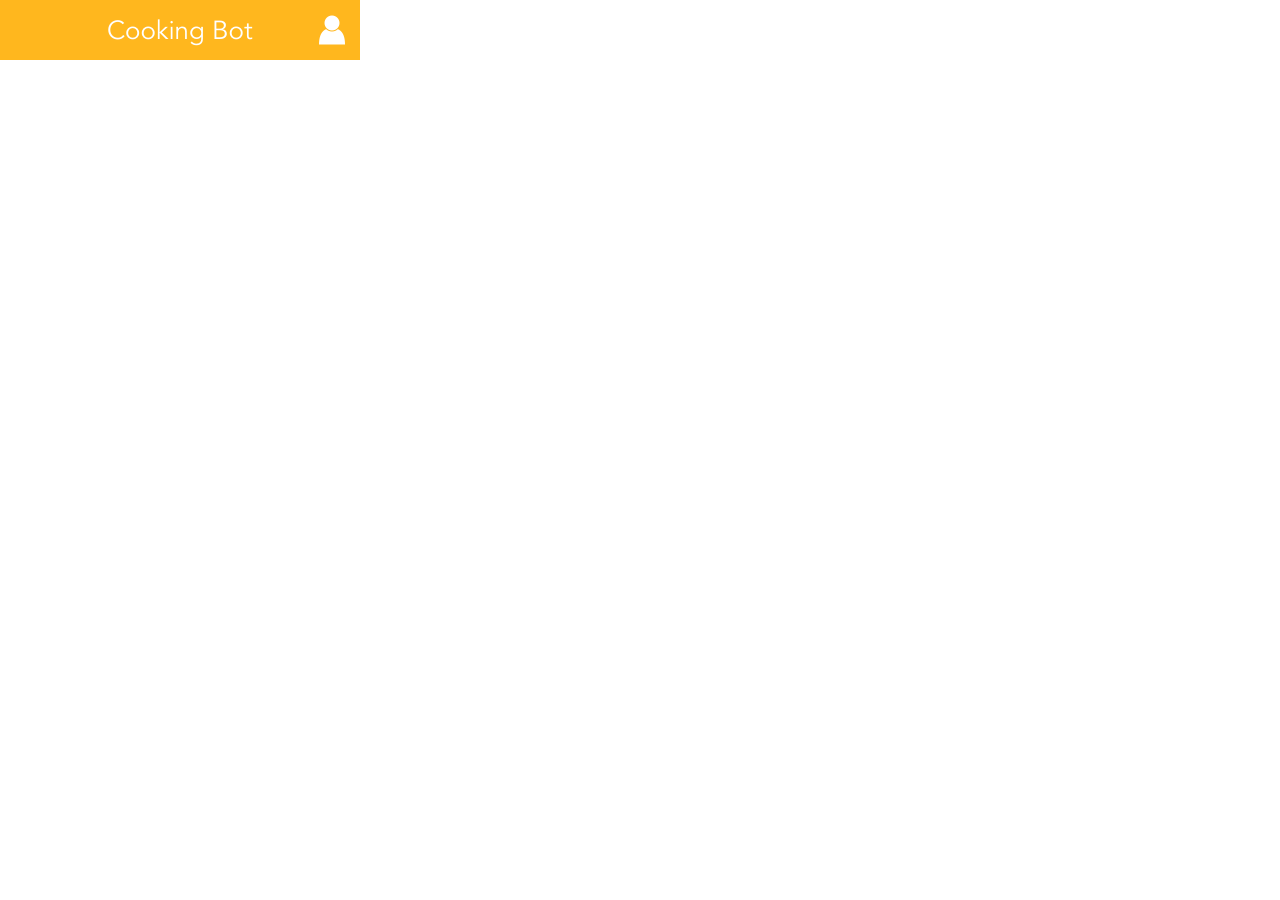
<file: html/pages/chat.html>
<html>
	<head>
		<link href='../css/styles.css' rel='stylesheet'>
	</head>
	<body>
		<div class="contentChat">
            <div class="paddingChat">
                <a href="profile.html"><div class="button" style="height: 50px;"></div></a>
            </div>
        </div>
         <!--<div class="chat">
            <iframe src="https://fxo.io/m/qjzg8gdb" width="98%" height="60%" style="border: 3px solid #f9f9fb; width: 354px; height: 100%;"></iframe>
        </div>-->
	</body>
</html>
</file>
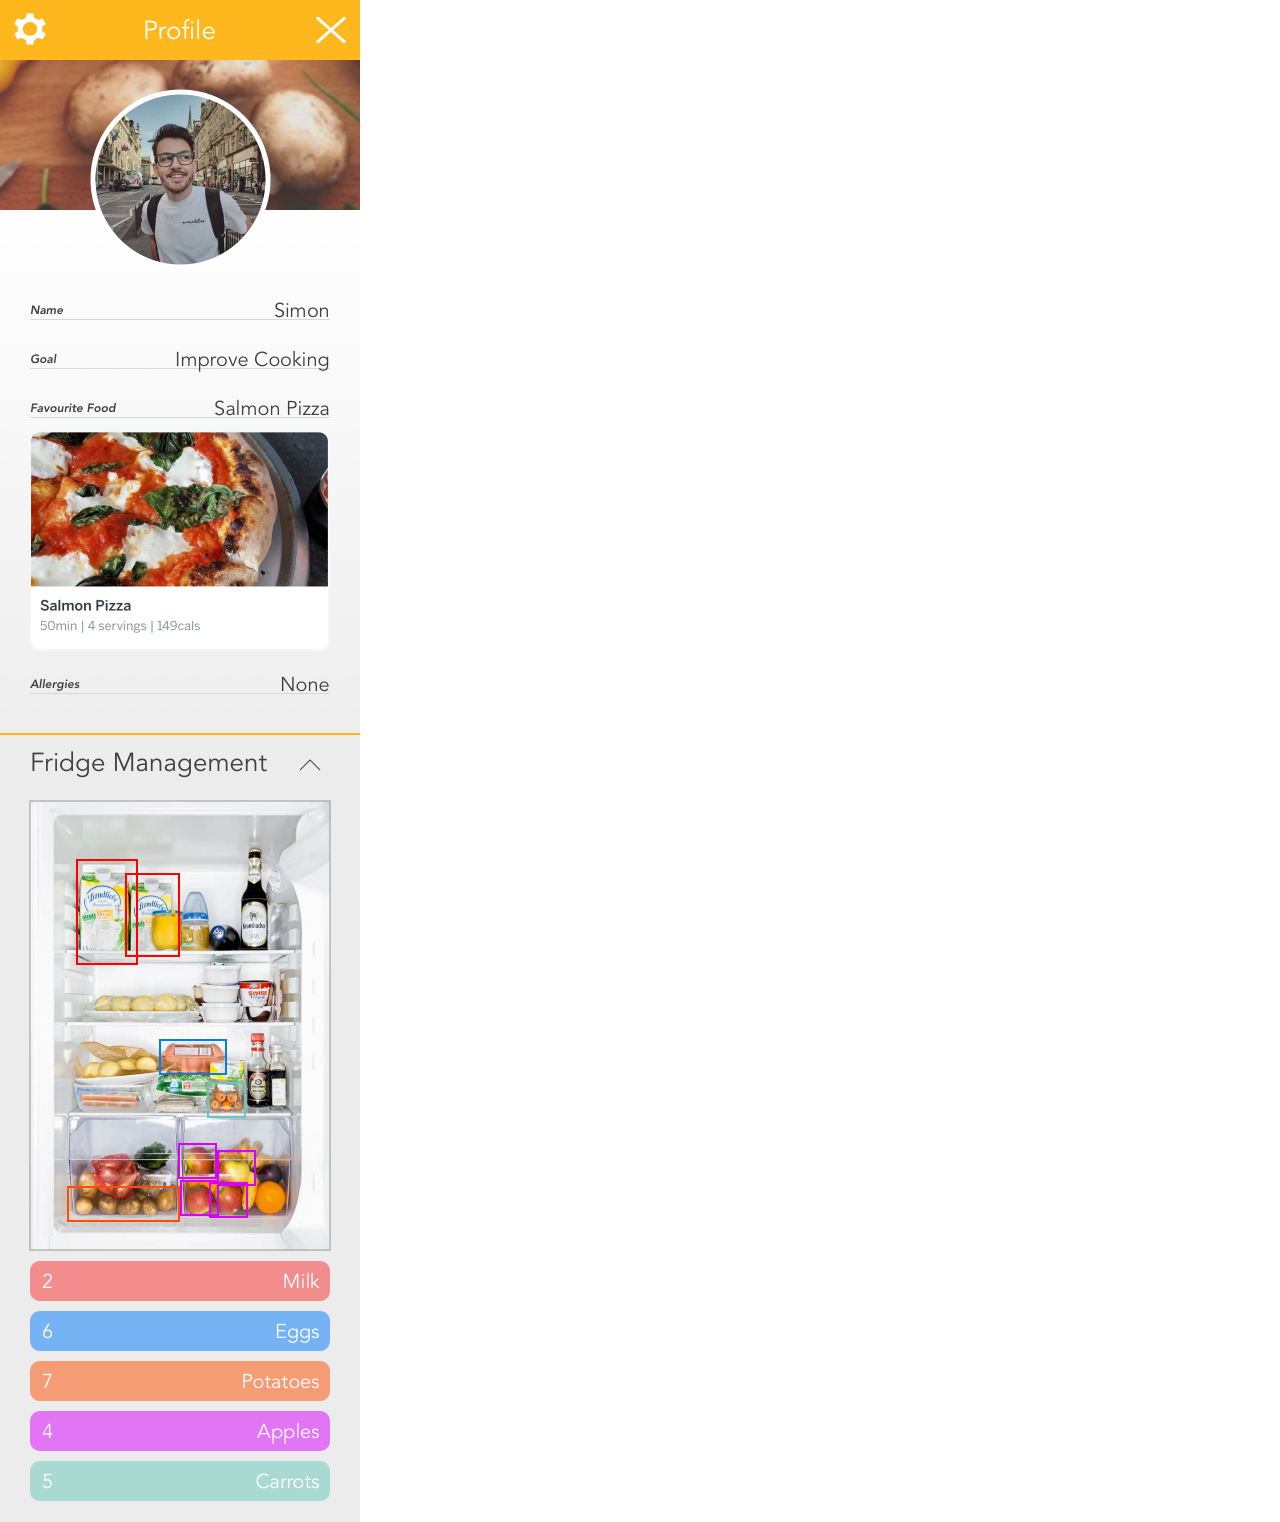
<file: html/pages/fridge.html>
<html>
	<head>
		<link href='../css/styles.css' rel='stylesheet'>
	</head>
	<body>
		<div class="contentFridge">
            <div class="paddingProfileBack">
                <a href="chat.html"><div class="button" style="height: 50px;"></div></a>
            </div>
            <div class="paddingProfileFridge">
                <a href="profile.html"><div class="button" style="height: 60px;"></div></a>
            </div>
        </div>
	</body>
</html>
</file>
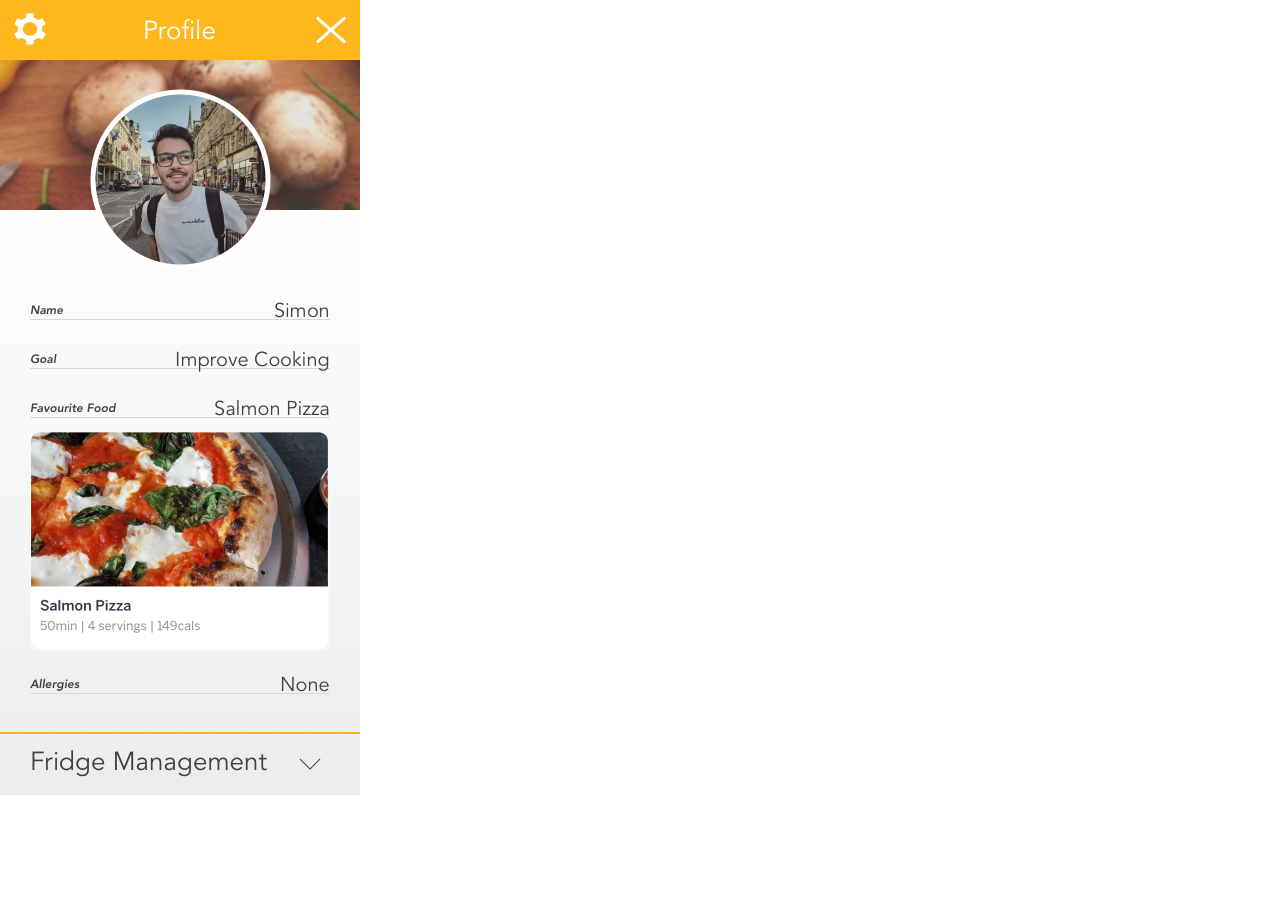
<file: html/pages/profile.html>
<html>
	<head>
		<link href='../css/styles.css' rel='stylesheet'>
	</head>
	<body>
		<div class="contentProfile">
            <div class="paddingProfileBack">
                <a href="chat.html"><div class="button" style="height: 50px;"></div></a>
            </div>
            <div class="paddingProfileFridge">
                <a href="fridge.html"><div class="button" style="height: 60px;"></div></a>
            </div>
        </div>
	</body>
</html>
</file>
<file: vendor/simple-line-icons/css/simple-line-icons.css>
@font-face {
  font-family: 'simple-line-icons';
  src: url('../fonts/Simple-Line-Icons.eot?v=2.4.0');
  src: url('../fonts/Simple-Line-Icons.eot?v=2.4.0#iefix') format('embedded-opentype'), url('../fonts/Simple-Line-Icons.woff2?v=2.4.0') format('woff2'), url('../fonts/Simple-Line-Icons.ttf?v=2.4.0') format('truetype'), url('../fonts/Simple-Line-Icons.woff?v=2.4.0') format('woff'), url('../fonts/Simple-Line-Icons.svg?v=2.4.0#simple-line-icons') format('svg');
  font-weight: normal;
  font-style: normal;
}
/*
 Use the following CSS code if you want to have a class per icon.
 Instead of a list of all class selectors, you can use the generic [class*="icon-"] selector, but it's slower:
*/
.icon-user,
.icon-people,
.icon-user-female,
.icon-user-follow,
.icon-user-following,
.icon-user-unfollow,
.icon-login,
.icon-logout,
.icon-emotsmile,
.icon-phone,
.icon-call-end,
.icon-call-in,
.icon-call-out,
.icon-map,
.icon-location-pin,
.icon-direction,
.icon-directions,
.icon-compass,
.icon-layers,
.icon-menu,
.icon-list,
.icon-options-vertical,
.icon-options,
.icon-arrow-down,
.icon-arrow-left,
.icon-arrow-right,
.icon-arrow-up,
.icon-arrow-up-circle,
.icon-arrow-left-circle,
.icon-arrow-right-circle,
.icon-arrow-down-circle,
.icon-check,
.icon-clock,
.icon-plus,
.icon-minus,
.icon-close,
.icon-event,
.icon-exclamation,
.icon-organization,
.icon-trophy,
.icon-screen-smartphone,
.icon-screen-desktop,
.icon-plane,
.icon-notebook,
.icon-mustache,
.icon-mouse,
.icon-magnet,
.icon-energy,
.icon-disc,
.icon-cursor,
.icon-cursor-move,
.icon-crop,
.icon-chemistry,
.icon-speedometer,
.icon-shield,
.icon-screen-tablet,
.icon-magic-wand,
.icon-hourglass,
.icon-graduation,
.icon-ghost,
.icon-game-controller,
.icon-fire,
.icon-eyeglass,
.icon-envelope-open,
.icon-envelope-letter,
.icon-bell,
.icon-badge,
.icon-anchor,
.icon-wallet,
.icon-vector,
.icon-speech,
.icon-puzzle,
.icon-printer,
.icon-present,
.icon-playlist,
.icon-pin,
.icon-picture,
.icon-handbag,
.icon-globe-alt,
.icon-globe,
.icon-folder-alt,
.icon-folder,
.icon-film,
.icon-feed,
.icon-drop,
.icon-drawer,
.icon-docs,
.icon-doc,
.icon-diamond,
.icon-cup,
.icon-calculator,
.icon-bubbles,
.icon-briefcase,
.icon-book-open,
.icon-basket-loaded,
.icon-basket,
.icon-bag,
.icon-action-undo,
.icon-action-redo,
.icon-wrench,
.icon-umbrella,
.icon-trash,
.icon-tag,
.icon-support,
.icon-frame,
.icon-size-fullscreen,
.icon-size-actual,
.icon-shuffle,
.icon-share-alt,
.icon-share,
.icon-rocket,
.icon-question,
.icon-pie-chart,
.icon-pencil,
.icon-note,
.icon-loop,
.icon-home,
.icon-grid,
.icon-graph,
.icon-microphone,
.icon-music-tone-alt,
.icon-music-tone,
.icon-earphones-alt,
.icon-earphones,
.icon-equalizer,
.icon-like,
.icon-dislike,
.icon-control-start,
.icon-control-rewind,
.icon-control-play,
.icon-control-pause,
.icon-control-forward,
.icon-control-end,
.icon-volume-1,
.icon-volume-2,
.icon-volume-off,
.icon-calendar,
.icon-bulb,
.icon-chart,
.icon-ban,
.icon-bubble,
.icon-camrecorder,
.icon-camera,
.icon-cloud-download,
.icon-cloud-upload,
.icon-envelope,
.icon-eye,
.icon-flag,
.icon-heart,
.icon-info,
.icon-key,
.icon-link,
.icon-lock,
.icon-lock-open,
.icon-magnifier,
.icon-magnifier-add,
.icon-magnifier-remove,
.icon-paper-clip,
.icon-paper-plane,
.icon-power,
.icon-refresh,
.icon-reload,
.icon-settings,
.icon-star,
.icon-symbol-female,
.icon-symbol-male,
.icon-target,
.icon-credit-card,
.icon-paypal,
.icon-social-tumblr,
.icon-social-twitter,
.icon-social-facebook,
.icon-social-instagram,
.icon-social-linkedin,
.icon-social-pinterest,
.icon-social-github,
.icon-social-google,
.icon-social-reddit,
.icon-social-skype,
.icon-social-dribbble,
.icon-social-behance,
.icon-social-foursqare,
.icon-social-soundcloud,
.icon-social-spotify,
.icon-social-stumbleupon,
.icon-social-youtube,
.icon-social-dropbox,
.icon-social-vkontakte,
.icon-social-steam {
  font-family: 'simple-line-icons';
  speak: none;
  font-style: normal;
  font-weight: normal;
  font-variant: normal;
  text-transform: none;
  line-height: 1;
  /* Better Font Rendering =========== */
  -webkit-font-smoothing: antialiased;
  -moz-osx-font-smoothing: grayscale;
}
.icon-user:before {
  content: "\e005";
}
.icon-people:before {
  content: "\e001";
}
.icon-user-female:before {
  content: "\e000";
}
.icon-user-follow:before {
  content: "\e002";
}
.icon-user-following:before {
  content: "\e003";
}
.icon-user-unfollow:before {
  content: "\e004";
}
.icon-login:before {
  content: "\e066";
}
.icon-logout:before {
  content: "\e065";
}
.icon-emotsmile:before {
  content: "\e021";
}
.icon-phone:before {
  content: "\e600";
}
.icon-call-end:before {
  content: "\e048";
}
.icon-call-in:before {
  content: "\e047";
}
.icon-call-out:before {
  content: "\e046";
}
.icon-map:before {
  content: "\e033";
}
.icon-location-pin:before {
  content: "\e096";
}
.icon-direction:before {
  content: "\e042";
}
.icon-directions:before {
  content: "\e041";
}
.icon-compass:before {
  content: "\e045";
}
.icon-layers:before {
  content: "\e034";
}
.icon-menu:before {
  content: "\e601";
}
.icon-list:before {
  content: "\e067";
}
.icon-options-vertical:before {
  content: "\e602";
}
.icon-options:before {
  content: "\e603";
}
.icon-arrow-down:before {
  content: "\e604";
}
.icon-arrow-left:before {
  content: "\e605";
}
.icon-arrow-right:before {
  content: "\e606";
}
.icon-arrow-up:before {
  content: "\e607";
}
.icon-arrow-up-circle:before {
  content: "\e078";
}
.icon-arrow-left-circle:before {
  content: "\e07a";
}
.icon-arrow-right-circle:before {
  content: "\e079";
}
.icon-arrow-down-circle:before {
  content: "\e07b";
}
.icon-check:before {
  content: "\e080";
}
.icon-clock:before {
  content: "\e081";
}
.icon-plus:before {
  content: "\e095";
}
.icon-minus:before {
  content: "\e615";
}
.icon-close:before {
  content: "\e082";
}
.icon-event:before {
  content: "\e619";
}
.icon-exclamation:before {
  content: "\e617";
}
.icon-organization:before {
  content: "\e616";
}
.icon-trophy:before {
  content: "\e006";
}
.icon-screen-smartphone:before {
  content: "\e010";
}
.icon-screen-desktop:before {
  content: "\e011";
}
.icon-plane:before {
  content: "\e012";
}
.icon-notebook:before {
  content: "\e013";
}
.icon-mustache:before {
  content: "\e014";
}
.icon-mouse:before {
  content: "\e015";
}
.icon-magnet:before {
  content: "\e016";
}
.icon-energy:before {
  content: "\e020";
}
.icon-disc:before {
  content: "\e022";
}
.icon-cursor:before {
  content: "\e06e";
}
.icon-cursor-move:before {
  content: "\e023";
}
.icon-crop:before {
  content: "\e024";
}
.icon-chemistry:before {
  content: "\e026";
}
.icon-speedometer:before {
  content: "\e007";
}
.icon-shield:before {
  content: "\e00e";
}
.icon-screen-tablet:before {
  content: "\e00f";
}
.icon-magic-wand:before {
  content: "\e017";
}
.icon-hourglass:before {
  content: "\e018";
}
.icon-graduation:before {
  content: "\e019";
}
.icon-ghost:before {
  content: "\e01a";
}
.icon-game-controller:before {
  content: "\e01b";
}
.icon-fire:before {
  content: "\e01c";
}
.icon-eyeglass:before {
  content: "\e01d";
}
.icon-envelope-open:before {
  content: "\e01e";
}
.icon-envelope-letter:before {
  content: "\e01f";
}
.icon-bell:before {
  content: "\e027";
}
.icon-badge:before {
  content: "\e028";
}
.icon-anchor:before {
  content: "\e029";
}
.icon-wallet:before {
  content: "\e02a";
}
.icon-vector:before {
  content: "\e02b";
}
.icon-speech:before {
  content: "\e02c";
}
.icon-puzzle:before {
  content: "\e02d";
}
.icon-printer:before {
  content: "\e02e";
}
.icon-present:before {
  content: "\e02f";
}
.icon-playlist:before {
  content: "\e030";
}
.icon-pin:before {
  content: "\e031";
}
.icon-picture:before {
  content: "\e032";
}
.icon-handbag:before {
  content: "\e035";
}
.icon-globe-alt:before {
  content: "\e036";
}
.icon-globe:before {
  content: "\e037";
}
.icon-folder-alt:before {
  content: "\e039";
}
.icon-folder:before {
  content: "\e089";
}
.icon-film:before {
  content: "\e03a";
}
.icon-feed:before {
  content: "\e03b";
}
.icon-drop:before {
  content: "\e03e";
}
.icon-drawer:before {
  content: "\e03f";
}
.icon-docs:before {
  content: "\e040";
}
.icon-doc:before {
  content: "\e085";
}
.icon-diamond:before {
  content: "\e043";
}
.icon-cup:before {
  content: "\e044";
}
.icon-calculator:before {
  content: "\e049";
}
.icon-bubbles:before {
  content: "\e04a";
}
.icon-briefcase:before {
  content: "\e04b";
}
.icon-book-open:before {
  content: "\e04c";
}
.icon-basket-loaded:before {
  content: "\e04d";
}
.icon-basket:before {
  content: "\e04e";
}
.icon-bag:before {
  content: "\e04f";
}
.icon-action-undo:before {
  content: "\e050";
}
.icon-action-redo:before {
  content: "\e051";
}
.icon-wrench:before {
  content: "\e052";
}
.icon-umbrella:before {
  content: "\e053";
}
.icon-trash:before {
  content: "\e054";
}
.icon-tag:before {
  content: "\e055";
}
.icon-support:before {
  content: "\e056";
}
.icon-frame:before {
  content: "\e038";
}
.icon-size-fullscreen:before {
  content: "\e057";
}
.icon-size-actual:before {
  content: "\e058";
}
.icon-shuffle:before {
  content: "\e059";
}
.icon-share-alt:before {
  content: "\e05a";
}
.icon-share:before {
  content: "\e05b";
}
.icon-rocket:before {
  content: "\e05c";
}
.icon-question:before {
  content: "\e05d";
}
.icon-pie-chart:before {
  content: "\e05e";
}
.icon-pencil:before {
  content: "\e05f";
}
.icon-note:before {
  content: "\e060";
}
.icon-loop:before {
  content: "\e064";
}
.icon-home:before {
  content: "\e069";
}
.icon-grid:before {
  content: "\e06a";
}
.icon-graph:before {
  content: "\e06b";
}
.icon-microphone:before {
  content: "\e063";
}
.icon-music-tone-alt:before {
  content: "\e061";
}
.icon-music-tone:before {
  content: "\e062";
}
.icon-earphones-alt:before {
  content: "\e03c";
}
.icon-earphones:before {
  content: "\e03d";
}
.icon-equalizer:before {
  content: "\e06c";
}
.icon-like:before {
  content: "\e068";
}
.icon-dislike:before {
  content: "\e06d";
}
.icon-control-start:before {
  content: "\e06f";
}
.icon-control-rewind:before {
  content: "\e070";
}
.icon-control-play:before {
  content: "\e071";
}
.icon-control-pause:before {
  content: "\e072";
}
.icon-control-forward:before {
  content: "\e073";
}
.icon-control-end:before {
  content: "\e074";
}
.icon-volume-1:before {
  content: "\e09f";
}
.icon-volume-2:before {
  content: "\e0a0";
}
.icon-volume-off:before {
  content: "\e0a1";
}
.icon-calendar:before {
  content: "\e075";
}
.icon-bulb:before {
  content: "\e076";
}
.icon-chart:before {
  content: "\e077";
}
.icon-ban:before {
  content: "\e07c";
}
.icon-bubble:before {
  content: "\e07d";
}
.icon-camrecorder:before {
  content: "\e07e";
}
.icon-camera:before {
  content: "\e07f";
}
.icon-cloud-download:before {
  content: "\e083";
}
.icon-cloud-upload:before {
  content: "\e084";
}
.icon-envelope:before {
  content: "\e086";
}
.icon-eye:before {
  content: "\e087";
}
.icon-flag:before {
  content: "\e088";
}
.icon-heart:before {
  content: "\e08a";
}
.icon-info:before {
  content: "\e08b";
}
.icon-key:before {
  content: "\e08c";
}
.icon-link:before {
  content: "\e08d";
}
.icon-lock:before {
  content: "\e08e";
}
.icon-lock-open:before {
  content: "\e08f";
}
.icon-magnifier:before {
  content: "\e090";
}
.icon-magnifier-add:before {
  content: "\e091";
}
.icon-magnifier-remove:before {
  content: "\e092";
}
.icon-paper-clip:before {
  content: "\e093";
}
.icon-paper-plane:before {
  content: "\e094";
}
.icon-power:before {
  content: "\e097";
}
.icon-refresh:before {
  content: "\e098";
}
.icon-reload:before {
  content: "\e099";
}
.icon-settings:before {
  content: "\e09a";
}
.icon-star:before {
  content: "\e09b";
}
.icon-symbol-female:before {
  content: "\e09c";
}
.icon-symbol-male:before {
  content: "\e09d";
}
.icon-target:before {
  content: "\e09e";
}
.icon-credit-card:before {
  content: "\e025";
}
.icon-paypal:before {
  content: "\e608";
}
.icon-social-tumblr:before {
  content: "\e00a";
}
.icon-social-twitter:before {
  content: "\e009";
}
.icon-social-facebook:before {
  content: "\e00b";
}
.icon-social-instagram:before {
  content: "\e609";
}
.icon-social-linkedin:before {
  content: "\e60a";
}
.icon-social-pinterest:before {
  content: "\e60b";
}
.icon-social-github:before {
  content: "\e60c";
}
.icon-social-google:before {
  content: "\e60d";
}
.icon-social-reddit:before {
  content: "\e60e";
}
.icon-social-skype:before {
  content: "\e60f";
}
.icon-social-dribbble:before {
  content: "\e00d";
}
.icon-social-behance:before {
  content: "\e610";
}
.icon-social-foursqare:before {
  content: "\e611";
}
.icon-social-soundcloud:before {
  content: "\e612";
}
.icon-social-spotify:before {
  content: "\e613";
}
.icon-social-stumbleupon:before {
  content: "\e614";
}
.icon-social-youtube:before {
  content: "\e008";
}
.icon-social-dropbox:before {
  content: "\e00c";
}
.icon-social-vkontakte:before {
  content: "\e618";
}
.icon-social-steam:before {
  content: "\e620";
}
</file>
<file: css/myStyle.css>
body {
    font-family: 'Roboto', sans-serif;
    font-weight: 100;
    color: #454545;
    line-height: 26px;
}

.row {
    margin-left: 0px;
    margin-right: 0px;
}

h1 {
    display: block;
    margin: 0 auto;
    font-family: 'Montserrat', sans-serif;
    font-weight: 800;
    font-size: 3em;
    color: #282828;
    text-align:center;
    hyphens: manual;
}

.heading h1 {
  display: inline-block;
}

h2 {
    font-family: 'Roboto', sans-serif;
    font-weight: 100;
    font-size: 46px;
    color: #454545;
    text-align: center;
}

h3 {
    font-family: 'Roboto', sans-serif;
    font-weight: 100;
    font-size: 20px;
    margin-top: 8px;
    margin-bottom: 5px;
}

h4 {
    font-family: 'Roboto', sans-serif;
    font-weight: 100;
    color: #ffffff;
}

h5 {
    font-family: 'Lora', sans-serif;
    font-weight: 100;
    padding-top: 8px;
}

header {
    background: #F9A400;
    min-height: 100%;
}

a {
    color: #ffffff;
}

a:hover {
    color: #eaeaea;
    text-decoration: none;
}

a:focus {
    color: #ffffff;
}

p {
    font-size: 18px;
    color: #454545;
}

.subtitle {
    font-family: 'Montserrat', sans-serif;
    margin-bottom: 26px; 
    font-size: 14px;
    color: #bebebe;
}

#portfolio {
    padding-top: 100px;
}

#aboutme {
    background-color: #efefef;
    padding-top: 100px;
    padding-bottom: 100px;
}

header #consorsbank {
    background: #1280A4;
}

.project_header a {
    color: #454545;
}

.project_header {
    padding-bottom: 50px;
}

#introCB {
    padding-top: 100px;
    padding-bottom: 100px;
}

#introDB {
    padding-top: 100px;
    padding-bottom: 100px;
}

#introMaster {
    padding-top: 100px;
    padding-bottom: 100px;
}

.conceptCB {
    padding-top: 100px;
    padding-bottom: 100px;
    background: #464646;
    color: #ffffff;
}

.conceptCB h2 {
    color: #ffffff;
}

.conceptCB p {
    color: #ffffff;
}

#cocreationDB {
    padding-bottom: 100px;
}

.conceptDB {
    padding-top: 100px;
    padding-bottom: 100px;
    background: #BEE2E5;
    color: #454545;
}

#conceptIdealo {
    padding-bottom: 100px;
}

#culturalProbeMaster {
    padding-bottom: 100px;
}

.personasMaster {
    padding-top: 100px;
    padding-bottom: 100px;
    background: #282828;
    color: #ffffff;
}

.personasMaster p{
    color: #ffffff;
}

.personasMaster h2{
    color: #ffffff;
}

.scenariosMaster {
    padding-top: 100px;
    padding-bottom: 100px;
}

.ideationMaster {
    padding-top: 100px;
    padding-bottom: 100px;
}

.conceptMaster {
    padding-top: 100px;
    padding-bottom: 100px;
    background: #5EB8A7;
    color: #ffffff;
}

.conceptMaster p {
    color: #ffffff;
}

.conceptMaster h2 {
    color: #ffffff;
}

.testIdealo {
    padding-top: 100px;
    padding-bottom: 100px;
    background: #3F5F7B;
    color: #ffffff;
}

.testIdealo p{
    color: #ffffff;
}

.testIdealo h2 {
    color: #ffffff;
}

.prototypCB {
    padding-top: 100px;
    padding-bottom: 100px;
}

.shadow {
    -webkit-box-shadow: 2px 2px 10px 0px rgba(150,150,150,0.5);
    -moz-box-shadow: 2px 2px 10px 0px rgba(150,150,150,0.5);
    box-shadow: 2px 2px 10px 0px rgba(150,150,150,0.5);;
}

.designCB {
    color: #ffffff;
    background: #1280A4;
    padding-top: 100px;
    padding-bottom: 100px;
}

.designIdealo {
    color: #454545;
    padding-top: 100px;
    padding-bottom: 100px;
}

#footer {
    padding-top: 20px;
    padding-bottom: 5px;
    background-color: #454545;
}

#footer p {
    color: #ffffff;
}

figure {
  padding: 5px;
}

figure figcaption {
    font-size: 16px;
  padding: 8px 4px 2px 4px;
  color: #ffffff;
  border-radius: 0 0 3px 3px;
}
</file>
<file: html/css/styles.css>
body {
    margin: 0px;
}

.contentSplashscreen {
    width: 360px;
    height: 740px;
    background-image: url("../images/Splashscreen.png");
    background-size: 360px, 740px;
}

.paddingSplashscreen {
    padding-top: 550px;
    margin-left: 50px;
    margin-right: 50px;
}

.contentChat{
    width: 360px;
    height: 60px;
    background-size: 360px, 740px;
}

.chat {
    position: fixed;
    width: 360px;
    height: 600px;
}

.paddingChat {
    padding-top: 10px;
    padding-left: 310px;
    background-image: url("../images/Header.png");
    background-size: 360px, auto;
}

.contentProfile {
    width: 360px;
    height: 795px;
    background-image: url("../images/Profile.png");
    background-size: 360px, 740px;
}

.paddingProfileBack {
    padding-top: 10px;
    padding-left: 310px;
}

.paddingProfileFridge {
    padding-top: 675px;
}

.contentFridge {
   width: 360px;
    height: 1522px;
    background-image: url("../images/Fridge.png");
    background-size: 360px, 740px;    
}
</file>
<file: css/stylish-portfolio.min.css>
/*!
 * Start Bootstrap - Stylish Portfolio v5.0.7 (https://startbootstrap.com/template-overviews/stylish-portfolio)
 * Copyright 2013-2019 Start Bootstrap
 * Licensed under MIT (https://github.com/BlackrockDigital/startbootstrap-stylish-portfolio/blob/master/LICENSE)
 */body,html{width:100%;height:100%}body{font-family:'Source Sans Pro'}.btn-xl{padding:1.25rem 2.5rem}.content-section{padding-top:7.5rem;padding-bottom:7.5rem}.content-section-heading h2{font-size:3rem}.content-section-heading h3{font-size:1rem;text-transform:uppercase}h1,h2,h3,h4,h5,h6{font-weight:700}.text-faded{color:rgba(255,255,255,.7)}.map{height:30rem}@media (max-width:992px){.map{height:75%}}.map iframe{pointer-events:none}.scroll-to-top{position:fixed;right:15px;bottom:15px;display:none;width:50px;height:50px;text-align:center;color:#fff;background:rgba(52,58,64,.5);line-height:45px}.scroll-to-top:focus,.scroll-to-top:hover{color:#fff}.scroll-to-top:hover{background:#343a40}.scroll-to-top i{font-weight:800}.masthead{min-height:30rem;position:relative;display:table;width:100%;height:auto;padding-top:8rem;padding-bottom:8rem;background:linear-gradient(90deg,rgba(255,255,255,.1) 0,rgba(255,255,255,.1) 100%),url(../img/bg-masthead.jpg);background-position:center center;background-repeat:no-repeat;background-size:cover}.masthead h1{font-size:4rem;margin:0;padding:0}@media (min-width:992px){.masthead{height:100vh}.masthead h1{font-size:5.5rem}}#sidebar-wrapper{position:fixed;z-index:2;right:0;width:250px;height:100%;transition:all .4s ease 0s;transform:translateX(250px);background:#1d809f;border-left:1px solid rgba(255,255,255,.1)}.sidebar-nav{position:absolute;top:0;width:250px;margin:0;padding:0;list-style:none}.sidebar-nav li.sidebar-nav-item a{display:block;text-decoration:none;color:#fff;padding:15px}.sidebar-nav li a:hover{text-decoration:none;color:#fff;background:rgba(255,255,255,.2)}.sidebar-nav li a:active,.sidebar-nav li a:focus{text-decoration:none}.sidebar-nav>.sidebar-brand{font-size:1.2rem;background:rgba(52,58,64,.1);height:80px;line-height:50px;padding-top:15px;padding-bottom:15px;padding-left:15px}.sidebar-nav>.sidebar-brand a{color:#fff}.sidebar-nav>.sidebar-brand a:hover{color:#fff;background:0 0}#sidebar-wrapper.active{right:250px;width:250px;transition:all .4s ease 0s}.menu-toggle{position:fixed;right:15px;top:15px;width:50px;height:50px;text-align:center;color:#fff;background:rgba(52,58,64,.5);line-height:50px;z-index:999}.menu-toggle:focus,.menu-toggle:hover{color:#fff}.menu-toggle:hover{background:#343a40}.service-icon{background-color:#fff;color:#1d809f;height:7rem;width:7rem;display:block;line-height:7.5rem;font-size:2.25rem;box-shadow:0 3px 3px 0 rgba(0,0,0,.1)}.callout{padding:15rem 0;background:linear-gradient(90deg,rgba(255,255,255,.1) 0,rgba(255,255,255,.1) 100%),url(../img/bg-callout.jpg);background-position:center center;background-repeat:no-repeat;background-size:cover}.callout h2{font-size:3.5rem;font-weight:700;display:block;max-width:30rem}.portfolio-item{display:block;position:relative;overflow:hidden;max-width:530px;margin:auto auto 1rem}.portfolio-item .caption{display:flex;height:100%;width:100%;background-color:rgba(33,37,41,.2);position:absolute;top:0;bottom:0;z-index:1}.portfolio-item .caption .caption-content{color:#fff;margin:auto 2rem 2rem}.portfolio-item .caption .caption-content h2{font-size:.8rem;text-transform:uppercase}.portfolio-item .caption .caption-content p{font-weight:300;font-size:1.2rem}@media (min-width:992px){.portfolio-item{max-width:none;margin:0}.portfolio-item .caption{-webkit-transition:-webkit-clip-path .25s ease-out,background-color .7s;-webkit-clip-path:inset(0);clip-path:inset(0)}.portfolio-item .caption .caption-content{transition:opacity .25s;margin-left:5rem;margin-right:5rem;margin-bottom:5rem}.portfolio-item img{-webkit-transition:-webkit-clip-path .25s ease-out;-webkit-clip-path:inset(-1px);clip-path:inset(-1px)}.portfolio-item:hover img{-webkit-clip-path:inset(2rem);clip-path:inset(2rem)}.portfolio-item:hover .caption{background-color:rgba(29,128,159,.9);-webkit-clip-path:inset(2rem);clip-path:inset(2rem)}}footer.footer{padding-top:5rem;padding-bottom:5rem}footer.footer .social-link{display:block;height:4rem;width:4rem;line-height:4.3rem;font-size:1.5rem;background-color:#1d809f;transition:background-color .15s ease-in-out;box-shadow:0 3px 3px 0 rgba(0,0,0,.1)}footer.footer .social-link:hover{background-color:#155d74;text-decoration:none}a{color:#1d809f}a:active,a:focus,a:hover{color:#155d74}.btn-primary{background-color:#1d809f!important;border-color:#1d809f!important;color:#fff!important}.btn-primary:active,.btn-primary:focus,.btn-primary:hover{background-color:#155d74!important;border-color:#155d74!important}.btn-secondary{background-color:#ecb807!important;border-color:#ecb807!important;color:#fff!important}.btn-secondary:active,.btn-secondary:focus,.btn-secondary:hover{background-color:#ba9106!important;border-color:#ba9106!important}.btn-dark{color:#fff!important}.btn{box-shadow:0 3px 3px 0 rgba(0,0,0,.1);font-weight:700}.bg-primary{background-color:#1d809f!important}.text-primary{color:#1d809f!important}.text-secondary{color:#ecb807!important}
</file>
